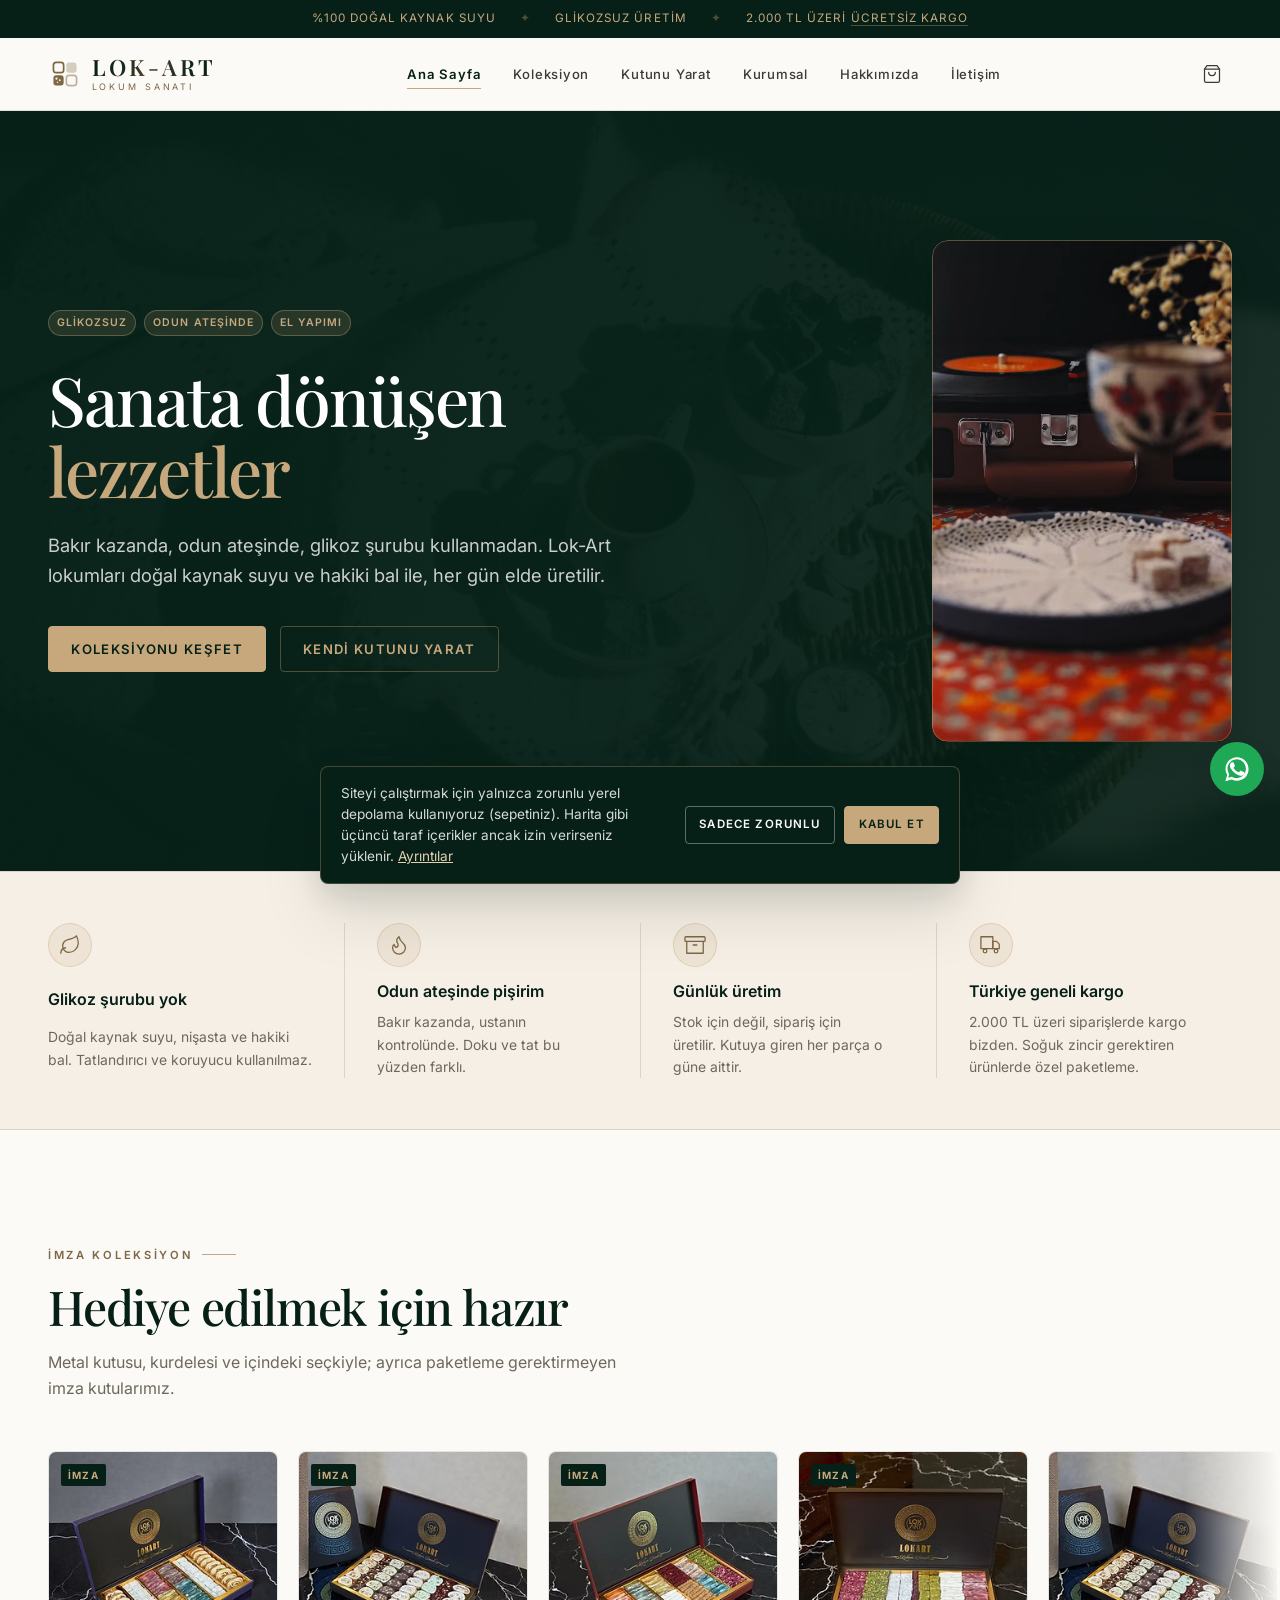
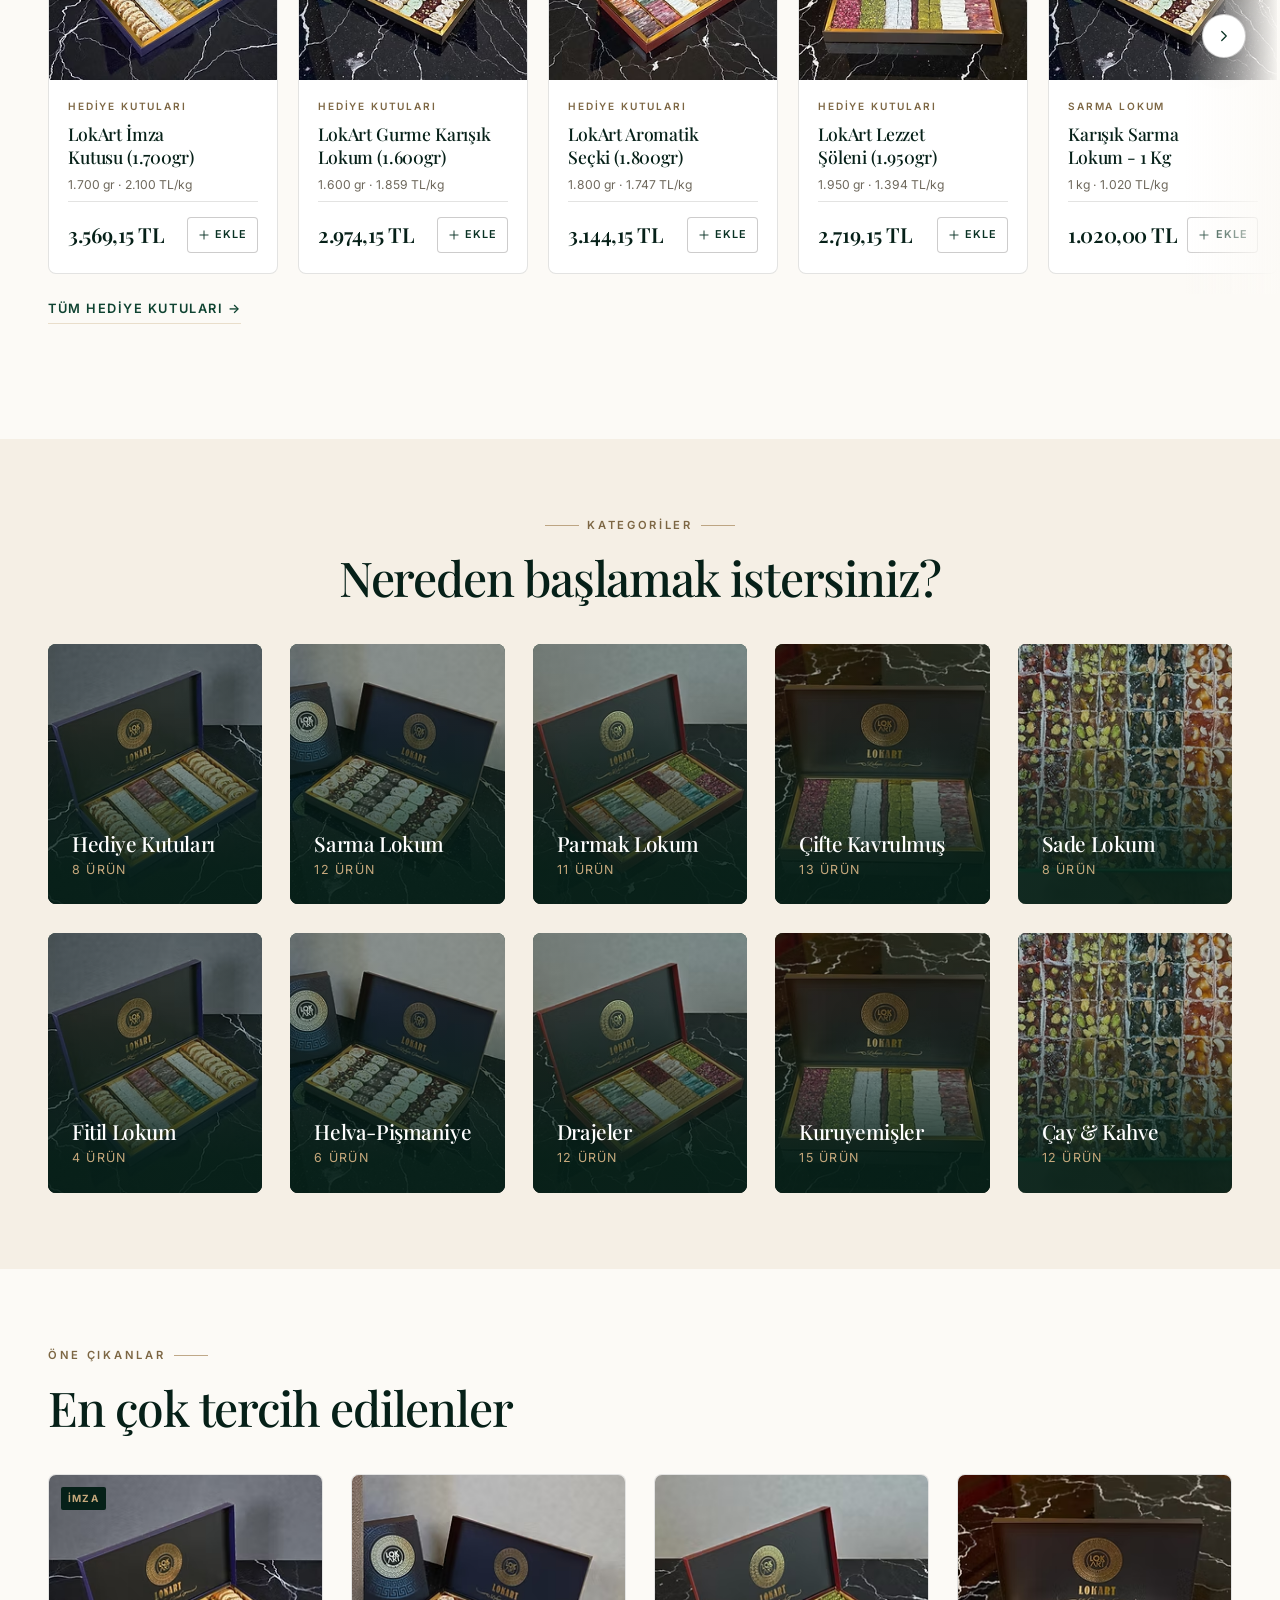
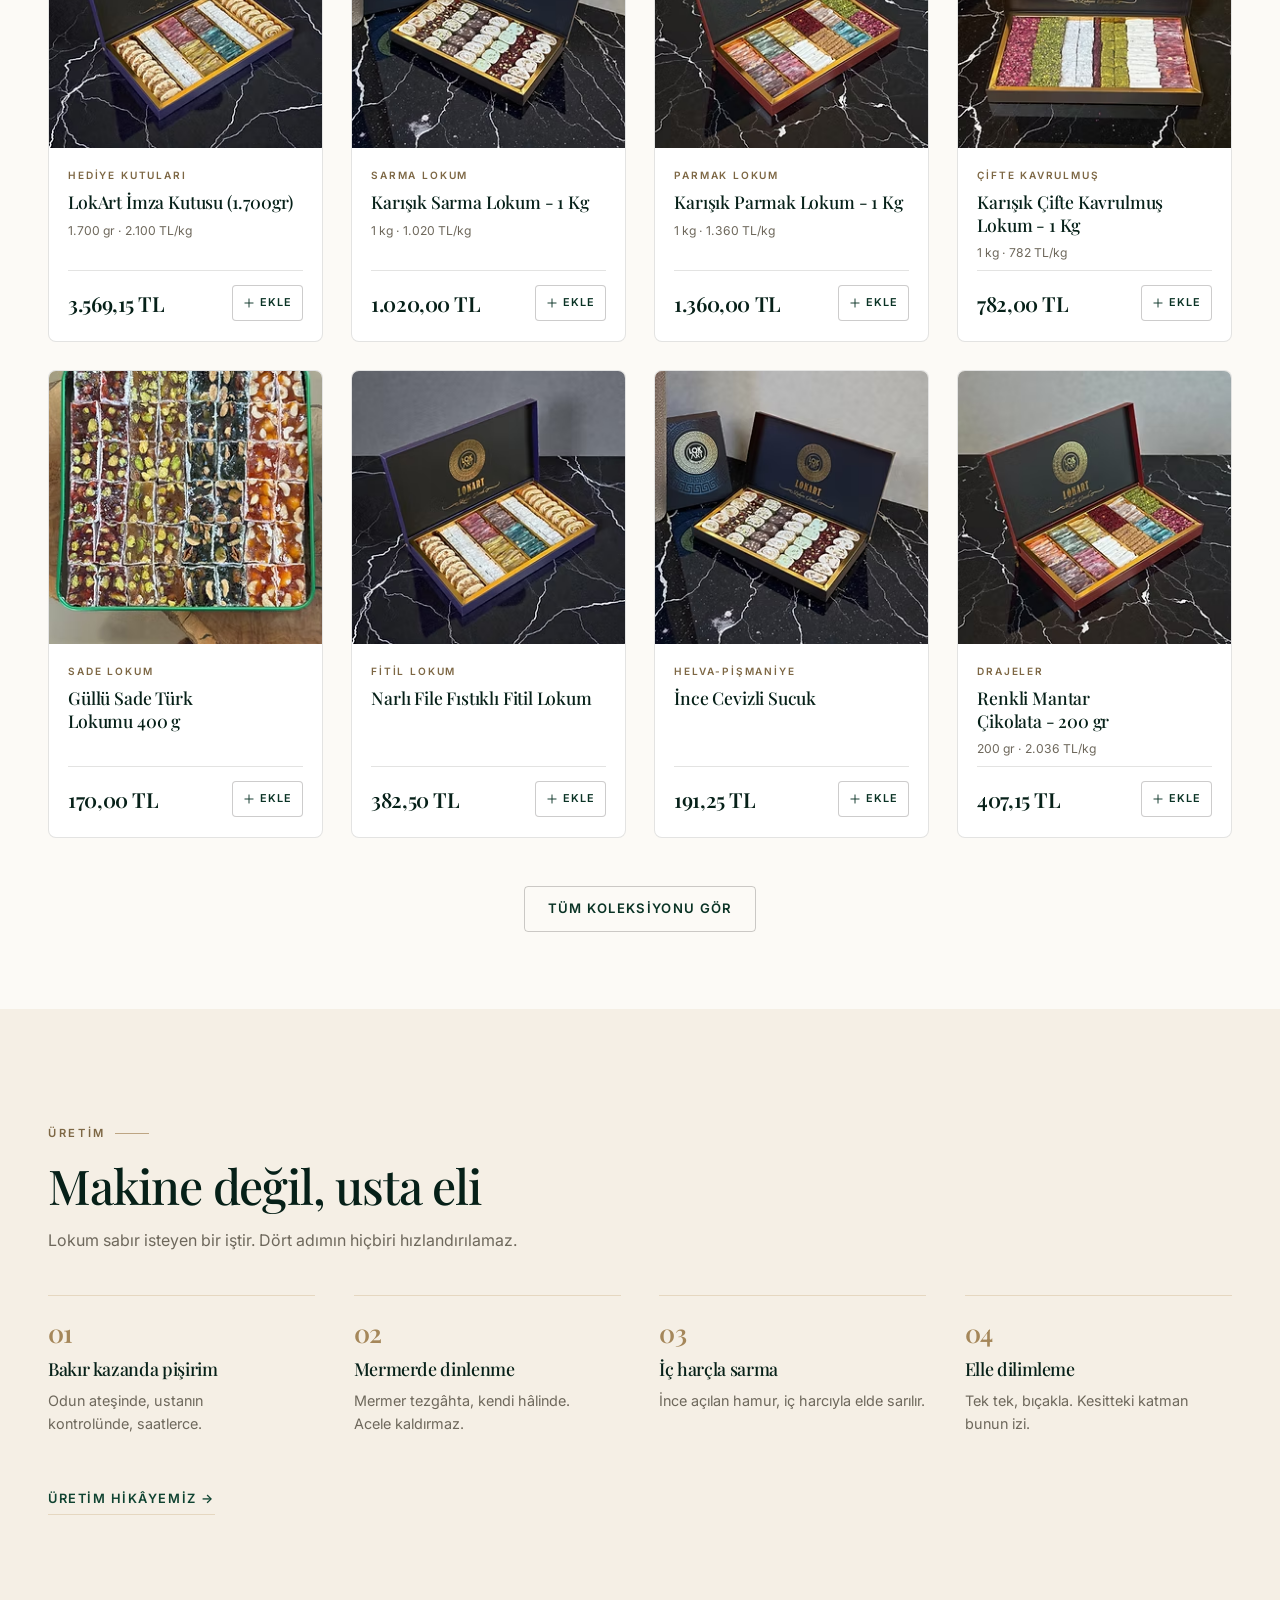
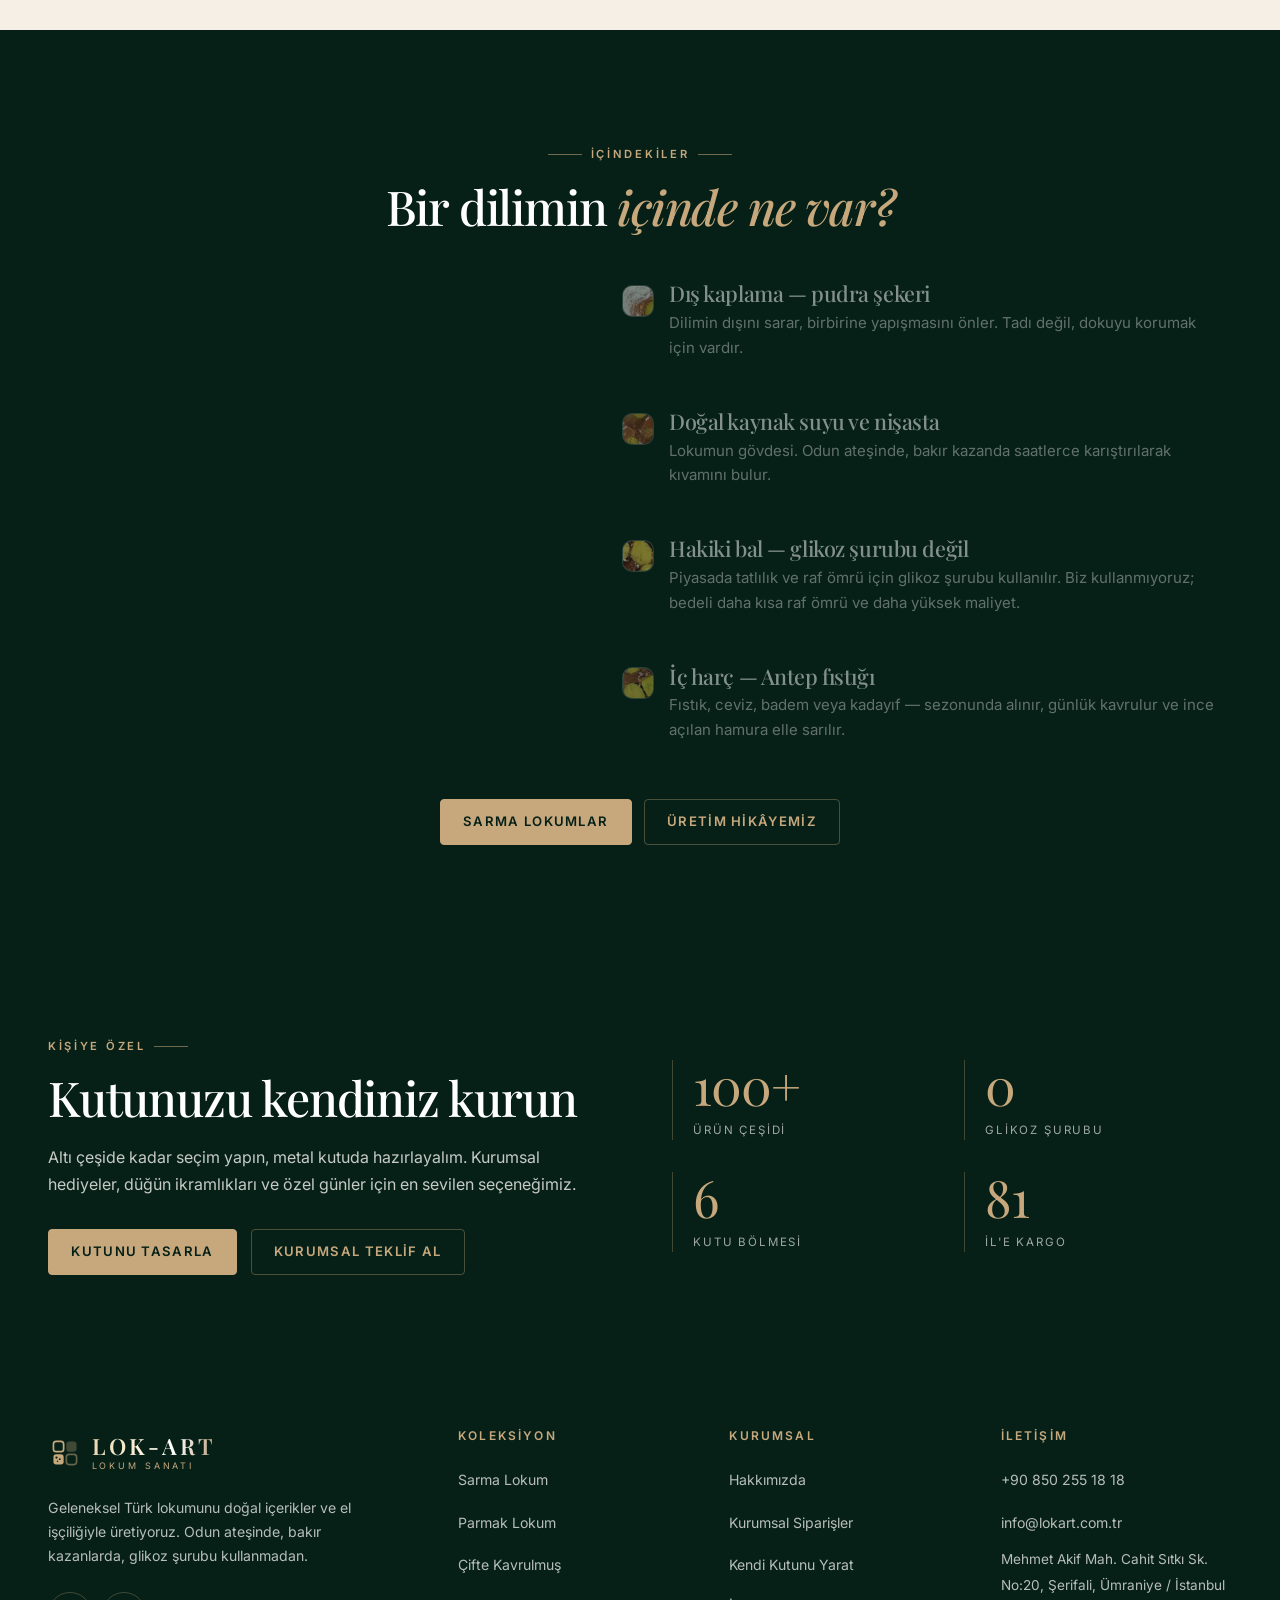
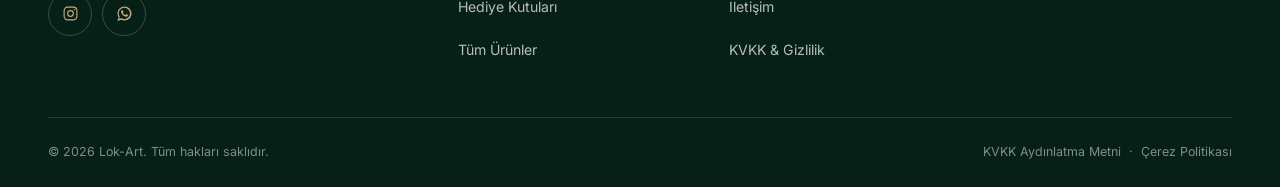
<file: index.html>
<!DOCTYPE html>
<html lang="tr">
<head>
<meta charset="UTF-8">
<meta name="viewport" content="width=device-width, initial-scale=1">
<title>Lok-Art | Glikozsuz El Yapımı Premium Türk Lokumu</title>
<meta name="description" content="Odun ateşinde, bakır kazanda, glikoz şurubu kullanmadan üretilen el yapımı Türk lokumu. Sarma, parmak, çifte kavrulmuş lokum ve hediye kutuları. Türkiye geneli kargo.">
<meta name="theme-color" content="#062018">
<script>document.documentElement.className+=" js";</script>
<meta name="author" content="Lok-Art">
<link rel="canonical" href="https://www.lokart.com.tr/">

<meta property="og:type" content="website">
<meta property="og:site_name" content="Lok-Art">
<meta property="og:locale" content="tr_TR">
<meta property="og:title" content="Lok-Art | Glikozsuz El Yapımı Premium Türk Lokumu">
<meta property="og:description" content="Odun ateşinde, bakır kazanda, glikoz şurubu kullanmadan üretilen el yapımı Türk lokumu. Sarma, parmak, çifte kavrulmuş lokum ve hediye kutuları. Türkiye geneli kargo.">
<meta property="og:url" content="https://www.lokart.com.tr/">
<meta property="og:image" content="https://www.lokart.com.tr/assets/hero.jpg">
<meta property="og:image:width" content="1360">
<meta property="og:image:height" content="768">
<meta name="twitter:card" content="summary_large_image">

<link rel="icon" href="assets/favicon.svg" type="image/svg+xml">
<link rel="icon" href="favicon.ico" sizes="32x32">
<link rel="apple-touch-icon" href="apple-touch-icon.png">

<link rel="preconnect" href="https://fonts.googleapis.com">
<link rel="preconnect" href="https://fonts.gstatic.com" crossorigin>
<link rel="stylesheet" href="https://fonts.googleapis.com/css2?family=Playfair+Display:wght@500;600&family=Inter:wght@400;500;600;700&display=swap">
<link rel="stylesheet" href="style.css">
<script type="application/ld+json">
{
  "@context":"https://schema.org",
  "@type":"Store",
  "name":"Lok-Art",
  "description":"El yapımı, glikozsuz premium Türk lokumu üreticisi.",
  "url":"https://www.lokart.com.tr",
  "image":"https://www.lokart.com.tr/assets/hero.jpg",
  "telephone":"+908502551818",
  "email":"info@lokart.com.tr",
  "priceRange":"₺₺",
  "address":{
    "@type":"PostalAddress",
    "streetAddress":"Mehmet Akif Mah. Cahit Sıtkı Sk. No:20, Şerifali",
    "addressLocality":"Ümraniye",
    "addressRegion":"İstanbul",
    "addressCountry":"TR"
  },
  "openingHoursSpecification":[{
    "@type":"OpeningHoursSpecification",
    "dayOfWeek":["Monday","Tuesday","Wednesday","Thursday","Friday","Saturday"],
    "opens":"09:00","closes":"18:30"
  }],
  "sameAs":["https://www.instagram.com/lokum_sanati/"]
}
</script>
</head>
<body data-page="home">
<a class="skip-link" href="#main">İçeriğe geç</a>
<div class="topbar">
  <div class="container">
    <span>%100 Doğal Kaynak Suyu</span><span class="topbar__sep">✦</span>
    <span>Glikozsuz Üretim</span><span class="topbar__sep">✦</span>
    <span>2.000 TL üzeri <a href="iletisim.html">ücretsiz kargo</a></span>
  </div>
</div>

<header class="site-header">
  <div class="container">
    <a class="brand" href="index.html" aria-label="Lok-Art ana sayfa">
      <svg class="brand__mark" viewBox="0 0 100 100" aria-hidden="true" focusable="false"><rect class="bm-l" x="16" y="16" width="30" height="30" rx="8"/><rect class="bm-t" x="54" y="16" width="30" height="30" rx="8"/><rect class="bm-s" x="16" y="54" width="30" height="30" rx="8"/><rect class="bm-l2" x="54" y="54" width="30" height="30" rx="8"/><circle class="bm-d" cx="25.0" cy="63.6" r="3.4"/><circle class="bm-d" cx="34.6" cy="68.1" r="2.8"/><circle class="bm-d" cx="28.0" cy="74.4" r="2.2"/></svg>
      <span class="brand__text">
        <span class="brand__name">LOK-ART</span>
        <span class="brand__tag">Lokum Sanatı</span>
      </span>
    </a>

    <nav class="nav" aria-label="Ana menü"><ul style="display:contents"><li><a href="index.html" aria-current="page">Ana Sayfa</a></li><li><a href="urunler.html">Koleksiyon</a></li><li><a href="kutunu-yarat.html">Kutunu Yarat</a></li><li><a href="kurumsal.html">Kurumsal</a></li><li><a href="hakkimizda.html">Hakkımızda</a></li><li><a href="iletisim.html">İletişim</a></li></ul></nav>

    <div class="header-actions">
      <button class="icon-btn cart-btn" type="button" data-open-cart aria-label="Sepeti aç">
        <svg viewBox="0 0 24 24" fill="none" stroke="currentColor" stroke-width="1.5" stroke-linecap="round" stroke-linejoin="round"><path d="M6 2 3 6v14a2 2 0 0 0 2 2h14a2 2 0 0 0 2-2V6l-3-4z"/><path d="M3 6h18"/><path d="M16 10a4 4 0 0 1-8 0"/></svg><span class="cart-btn__count" data-cart-count>0</span>
      </button>
      <button class="icon-btn burger" type="button" data-open-mnav aria-label="Menüyü aç"><svg viewBox="0 0 24 24" fill="none" stroke="currentColor" stroke-width="1.6" stroke-linecap="round"><path d="M3 6h18M3 12h18M3 18h18"/></svg></button>
    </div>
  </div>
</header>

<main id="main">

  <section class="hero">
    <div class="hero__bg">
      <!-- Masaüstü: fotoğraf (koyu perde altında doku olarak).
           Mobil: dikey videonun kendisi — oran 0.60 / 0.70, karenin %86'sı görünüyor
           ve küçültme olduğu için net kalıyor. -->
      <video class="hero__bgvideo" data-ambient muted loop playsinline preload="none"
             poster="assets/atmosfer-poster.jpg" width="608" height="1016" aria-hidden="true" tabindex="-1">
        <source src="assets/atmosfer.webm" type="video/webm">
        <source src="assets/atmosfer.mp4" type="video/mp4">
      </video>
    </div>
    <div class="container">
      <div class="hero__grid">
      <div class="hero__inner">
        <div class="hero__badges">
          <span class="badge">Glikozsuz</span>
          <span class="badge">Odun Ateşinde</span>
          <span class="badge">El Yapımı</span>
        </div>
        <h1>Sanata dönüşen<br><em>lezzetler</em></h1>
        <p>Bakır kazanda, odun ateşinde, glikoz şurubu kullanmadan.
           Lok-Art lokumları doğal kaynak suyu ve hakiki bal ile, her gün elde üretilir.</p>
        <div class="hero__cta">
          <a class="btn btn--gold" href="urunler.html">Koleksiyonu keşfet</a>
          <a class="btn btn--outline-light" href="kutunu-yarat.html">Kendi kutunu yarat</a>
        </div>
      </div>
      <div class="hero__video">
        <video data-ambient muted loop playsinline preload="none"
               poster="assets/atmosfer-poster.jpg" width="608" height="1016"
               aria-label="Türk kahvesinin yanında ikram edilen Lok-Art lokumu">
          <source src="assets/atmosfer.webm" type="video/webm">
          <source src="assets/atmosfer.mp4" type="video/mp4">
        </video>
      </div>
      </div>
    </div>
  </section>

  <section class="values" aria-labelledby="valuesTitle">
    <div class="container">
      <h2 class="sr-only" id="valuesTitle">Lok-Art'ı ayıran dört şey</h2>
      <div class="values__grid">
        <div class="value reveal">
          <span class="value__icon"><svg viewBox="0 0 24 24" fill="none" stroke="currentColor" stroke-width="1.4" stroke-linecap="round" stroke-linejoin="round"><path d="M11 20A7 7 0 0 1 9.8 6.1C15.5 5 17 4.48 19 2c1 2 2 4.18 2 8 0 5.5-4.78 10-10 10Z"/><path d="M2 21c0-3 1.85-5.36 5.08-6"/></svg></span>
          <h3>Glikoz şurubu yok</h3>
          <p>Doğal kaynak suyu, nişasta ve hakiki bal. Tatlandırıcı ve koruyucu kullanılmaz.</p>
        </div>
        <div class="value reveal" data-delay="1">
          <span class="value__icon"><svg viewBox="0 0 24 24" fill="none" stroke="currentColor" stroke-width="1.4" stroke-linecap="round" stroke-linejoin="round"><path d="M8.5 14.5A2.5 2.5 0 0 0 11 12c0-1.38-.5-2-1-3-1.07-2.14-.42-4.03 2-6 .5 2.5 2 4.9 4 6.5 2 1.6 3 3.5 3 5.5a7 7 0 1 1-14 0c0-1.15.5-2.5 1.5-3.5Z"/></svg></span>
          <h3>Odun ateşinde pişirim</h3>
          <p>Bakır kazanda, ustanın kontrolünde. Doku ve tat bu yüzden farklı.</p>
        </div>
        <div class="value reveal" data-delay="2">
          <span class="value__icon"><svg viewBox="0 0 24 24" fill="none" stroke="currentColor" stroke-width="1.4" stroke-linecap="round" stroke-linejoin="round"><path d="M21 8v13H3V8"/><rect x="1" y="3" width="22" height="5" rx="1"/><path d="M10 12h4"/></svg></span>
          <h3>Günlük üretim</h3>
          <p>Stok için değil, sipariş için üretilir. Kutuya giren her parça o güne aittir.</p>
        </div>
        <div class="value reveal" data-delay="3">
          <span class="value__icon"><svg viewBox="0 0 24 24" fill="none" stroke="currentColor" stroke-width="1.4" stroke-linecap="round" stroke-linejoin="round"><path d="M1 3h13v13H1z"/><path d="M14 8h4l3 3v5h-7z"/><circle cx="5.5" cy="18.5" r="2"/><circle cx="17.5" cy="18.5" r="2"/></svg></span>
          <h3>Türkiye geneli kargo</h3>
          <p>2.000 TL üzeri siparişlerde kargo bizden. Soğuk zincir gerektiren ürünlerde özel paketleme.</p>
        </div>
      </div>
    </div>
  </section>

  <section class="section section--lg">
    <div class="container">
      <div class="section__head">
        <span class="eyebrow">İmza koleksiyon</span>
        <h2>Hediye edilmek için hazır</h2>
        <p>Metal kutusu, kurdelesi ve içindeki seçkiyle; ayrıca paketleme gerektirmeyen imza kutularımız.</p>
      </div>
      <div class="shelf">
        <div class="shelf__track" id="signatureShelf">
          <div class="skeleton skeleton-card"></div><div class="skeleton skeleton-card"></div>
          <div class="skeleton skeleton-card"></div><div class="skeleton skeleton-card"></div>
        </div>
      </div>
      <a class="link-arrow" href="urunler.html?kategori=hediye-kutulari">Tüm hediye kutuları &rarr;</a>
    </div>
  </section>

  <section class="section section--cream">
    <div class="container">
      <div class="section__head section__head--center">
        <span class="eyebrow">Kategoriler</span>
        <h2>Nereden başlamak istersiniz?</h2>
      </div>
      <div class="grid grid--4" id="categoryGrid"></div>
    </div>
  </section>

  <section class="section">
    <div class="container">
      <div class="section__head">
        <span class="eyebrow">Öne çıkanlar</span>
        <h2>En çok tercih edilenler</h2>
      </div>
      <div class="grid grid--products" id="featuredGrid"></div>
      <div class="text-center mt-7"><a class="btn btn--outline" href="urunler.html">Tüm koleksiyonu gör</a></div>
    </div>
  </section>

  <section class="section section--cream section--lg">
    <div class="container">
      <div class="section__head">
        <span class="eyebrow">Üretim</span>
        <h2>Makine değil, usta eli</h2>
        <p>Lokum sabır isteyen bir iştir. Dört adımın hiçbiri hızlandırılamaz.</p>
      </div>
      <ol class="steps">
        <li class="step reveal">
          <span class="step__no">01</span>
          <h3>Bakır kazanda pişirim</h3>
          <p>Odun ateşinde, ustanın kontrolünde, saatlerce.</p>
        </li>
        <li class="step reveal" data-delay="1">
          <span class="step__no">02</span>
          <h3>Mermerde dinlenme</h3>
          <p>Mermer tezgâhta, kendi hâlinde. Acele kaldırmaz.</p>
        </li>
        <li class="step reveal" data-delay="2">
          <span class="step__no">03</span>
          <h3>İç harçla sarma</h3>
          <p>İnce açılan hamur, iç harcıyla elde sarılır.</p>
        </li>
        <li class="step reveal" data-delay="3">
          <span class="step__no">04</span>
          <h3>Elle dilimleme</h3>
          <p>Tek tek, bıçakla. Kesitteki katman bunun izi.</p>
        </li>
      </ol>
      <div class="mt-7"><a class="link-arrow" href="hakkimizda.html">Üretim hikâyemiz &rarr;</a></div>
    </div>
  </section>

  <section class="cut" aria-labelledby="cutTitle">
    <div class="container">
      <div class="section__head">
        <span class="eyebrow eyebrow--light">İçindekiler</span>
        <h2 id="cutTitle">Bir dilimin <em>içinde ne var?</em></h2>
      </div>

      <div class="cut__grid" id="cutGrid">
        <svg class="cut__wires" id="cutWires" aria-hidden="true" focusable="false"></svg>
        <div class="cut__stage">
          <div class="cut__media" id="cutMedia">
            <!-- GEÇİCİ GÖRSEL. Müşteriden gerçek kesit fotoğrafı (lokum ortadan
                 kesilmiş, katmanlar görünür, en az 1400x1400) gelince yalnızca bu
                 <picture> ve aşağıdaki dört data-x / data-y yüzdesi değişir;
                 mekanizmaya dokunulmaz. Renk kutuları da kesitten kırpılır
                 (tools/kesit.py ile aynı noktalardan). -->
            <picture>
              <source srcset="assets/kesit.webp" type="image/webp">
              <img class="cut__photo" src="assets/kesit.jpg" width="900" height="900"
                   alt="Antep fıstıklı lokum — dış kaplaması, gövdesi ve içindeki fıstık görünüyor"
                   loading="lazy" decoding="async">
            </picture>
            <span class="cut__pin" id="cutPin" aria-hidden="true"></span>
          </div>
        </div>

        <ol class="cut__list">
          <li class="cut__item" data-layer="0" data-x="37" data-y="19">
            <span class="cut__swatch" style="--sw:#E8DFDB; background-image:url('assets/kesit-s1.jpg')"></span>
            <h3>Dış kaplama — pudra şekeri</h3>
            <p>Dilimin dışını sarar, birbirine yapışmasını önler. Tadı değil,
               dokuyu korumak için vardır.</p>
          </li>
          <li class="cut__item" data-layer="1" data-x="44" data-y="34">
            <span class="cut__swatch" style="--sw:#8A4527; background-image:url('assets/kesit-s2.jpg')"></span>
            <h3>Doğal kaynak suyu ve nişasta</h3>
            <p>Lokumun gövdesi. Odun ateşinde, bakır kazanda saatlerce
               karıştırılarak kıvamını bulur.</p>
          </li>
          <li class="cut__item" data-layer="2" data-x="67" data-y="62">
            <span class="cut__swatch" style="--sw:#8A5543; background-image:url('assets/kesit-s3.jpg')"></span>
            <h3>Hakiki bal — glikoz şurubu değil</h3>
            <p>Piyasada tatlılık ve raf ömrü için glikoz şurubu kullanılır.
               Biz kullanmıyoruz; bedeli daha kısa raf ömrü ve daha yüksek maliyet.</p>
          </li>
          <li class="cut__item" data-layer="3" data-x="25" data-y="66">
            <span class="cut__swatch" style="--sw:#CAB43E; background-image:url('assets/kesit-s4.jpg')"></span>
            <h3>İç harç — Antep fıstığı</h3>
            <p>Fıstık, ceviz, badem veya kadayıf — sezonunda alınır, günlük kavrulur
               ve ince açılan hamura elle sarılır.</p>
          </li>
        </ol>
      </div>

      <div class="cut__cta">
        <a class="btn btn--gold" href="urunler.html?kategori=sarma-lokum">Sarma lokumlar</a>
        <a class="btn btn--outline-light" href="hakkimizda.html">Üretim hikâyemiz</a>
      </div>
    </div>
  </section>

  <section class="section section--dark">
    <div class="container">
      <div class="split">
        <div class="split__body">
          <span class="eyebrow eyebrow--light">Kişiye özel</span>
          <h2>Kutunuzu kendiniz kurun</h2>
          <p>Altı çeşide kadar seçim yapın, metal kutuda hazırlayalım. Kurumsal hediyeler,
             düğün ikramlıkları ve özel günler için en sevilen seçeneğimiz.</p>
          <div class="hero__cta mt-6">
            <a class="btn btn--gold" href="kutunu-yarat.html">Kutunu tasarla</a>
            <a class="btn btn--outline-light" href="kurumsal.html">Kurumsal teklif al</a>
          </div>
        </div>
        <div>
          <div class="stats">
            <div><div class="stat__num">100+</div><div class="stat__label">Ürün çeşidi</div></div>
            <div><div class="stat__num">0</div><div class="stat__label">Glikoz şurubu</div></div>
            <div><div class="stat__num">6</div><div class="stat__label">Kutu bölmesi</div></div>
            <div><div class="stat__num">81</div><div class="stat__label">İl'e kargo</div></div>
          </div>
        </div>
      </div>
    </div>
  </section>

</main>
<footer class="site-footer">
  <div class="container">
    <div class="footer-grid">
      <div>
        <span class="brand">
          <svg class="brand__mark" viewBox="0 0 100 100" aria-hidden="true" focusable="false"><rect class="bm-l" x="16" y="16" width="30" height="30" rx="8"/><rect class="bm-t" x="54" y="16" width="30" height="30" rx="8"/><rect class="bm-s" x="16" y="54" width="30" height="30" rx="8"/><rect class="bm-l2" x="54" y="54" width="30" height="30" rx="8"/><circle class="bm-d" cx="25.0" cy="63.6" r="3.4"/><circle class="bm-d" cx="34.6" cy="68.1" r="2.8"/><circle class="bm-d" cx="28.0" cy="74.4" r="2.2"/></svg>
          <span class="brand__text">
            <span class="brand__name">LOK-ART</span>
            <span class="brand__tag">Lokum Sanatı</span>
          </span>
        </span>
        <p>Geleneksel Türk lokumunu doğal içerikler ve el işçiliğiyle üretiyoruz.
           Odun ateşinde, bakır kazanlarda, glikoz şurubu kullanmadan.</p>
        <div class="socials">
          <a href="#" data-cfg="instagram" target="_blank" rel="noopener" aria-label="Instagram"><svg viewBox="0 0 24 24" fill="none" stroke="currentColor" stroke-width="1.6"><rect x="3" y="3" width="18" height="18" rx="5"/><circle cx="12" cy="12" r="4"/><circle cx="17.5" cy="6.5" r="1" fill="currentColor" stroke="none"/></svg></a>
          <a href="#" data-wa-link="Merhaba, Lok-Art hakkında bilgi almak istiyorum." target="_blank" rel="noopener" aria-label="WhatsApp"><svg viewBox="0 0 24 24" fill="currentColor"><path d="M12.04 2C6.6 2 2.18 6.42 2.18 11.87c0 1.92.53 3.72 1.46 5.26L2 22.5l5.5-1.6a9.83 9.83 0 0 0 4.54 1.12h.01c5.44 0 9.86-4.42 9.86-9.87C21.91 6.42 17.49 2 12.04 2Zm0 17.98a8.1 8.1 0 0 1-4.16-1.15l-.3-.18-3.1.9.83-3.02-.2-.31a8.1 8.1 0 0 1-1.24-4.35c0-4.49 3.66-8.14 8.17-8.14a8.14 8.14 0 0 1 .01 16.25Zm4.47-6.1c-.24-.13-1.45-.72-1.67-.8-.23-.08-.39-.12-.55.12-.16.24-.63.8-.77.96-.14.16-.28.18-.52.06-.24-.12-1.01-.37-1.93-1.19-.71-.63-1.19-1.42-1.33-1.66-.14-.24-.02-.37.1-.49.11-.11.24-.28.36-.42.12-.14.16-.24.24-.4.08-.16.04-.3-.02-.42-.06-.12-.55-1.33-.76-1.82-.2-.48-.4-.41-.55-.42h-.47c-.16 0-.42.06-.64.3-.22.24-.84.82-.84 2s.86 2.32.98 2.48c.12.16 1.7 2.6 4.12 3.64.58.25 1.03.4 1.38.51.58.18 1.1.16 1.52.1.46-.07 1.45-.59 1.65-1.16.2-.57.2-1.06.14-1.16-.06-.1-.22-.16-.46-.28Z"/></svg></a>
        </div>
      </div>

      <div>
        <h2 class="footer-head">Koleksiyon</h2>
        <ul>
          <li><a href="urunler.html?kategori=sarma-lokum">Sarma Lokum</a></li>
          <li><a href="urunler.html?kategori=parmak-lokum">Parmak Lokum</a></li>
          <li><a href="urunler.html?kategori=cifte-kavrulmus">Çifte Kavrulmuş</a></li>
          <li><a href="urunler.html?kategori=hediye-kutulari">Hediye Kutuları</a></li>
          <li><a href="urunler.html">Tüm Ürünler</a></li>
        </ul>
      </div>

      <div>
        <h2 class="footer-head">Kurumsal</h2>
        <ul>
          <li><a href="hakkimizda.html">Hakkımızda</a></li>
          <li><a href="kurumsal.html">Kurumsal Siparişler</a></li>
          <li><a href="kutunu-yarat.html">Kendi Kutunu Yarat</a></li>
          <li><a href="iletisim.html">İletişim</a></li>
          <li><a href="kvkk.html">KVKK &amp; Gizlilik</a></li>
        </ul>
      </div>

      <div>
        <h2 class="footer-head">İletişim</h2>
        <ul>
          <li><a href="#" data-cfg="phoneDisplay">+90 850 255 18 18</a></li>
          <li><a href="#" data-cfg="email">info@lokart.com.tr</a></li>
          <li><span data-cfg="address" class="small"></span></li>
        </ul>
      </div>
    </div>

    <div class="footer-bottom">
      <span>&copy; <span id="year">2026</span> Lok-Art. Tüm hakları saklıdır.</span>
      <span><a href="kvkk.html">KVKK Aydınlatma Metni</a> &nbsp;·&nbsp; <a href="kvkk.html#cerez">Çerez Politikası</a></span>
    </div>
  </div>
</footer>

<script src="data/index.js" defer></script>
<script src="app.js" defer></script>
</body>
</html>
</file>
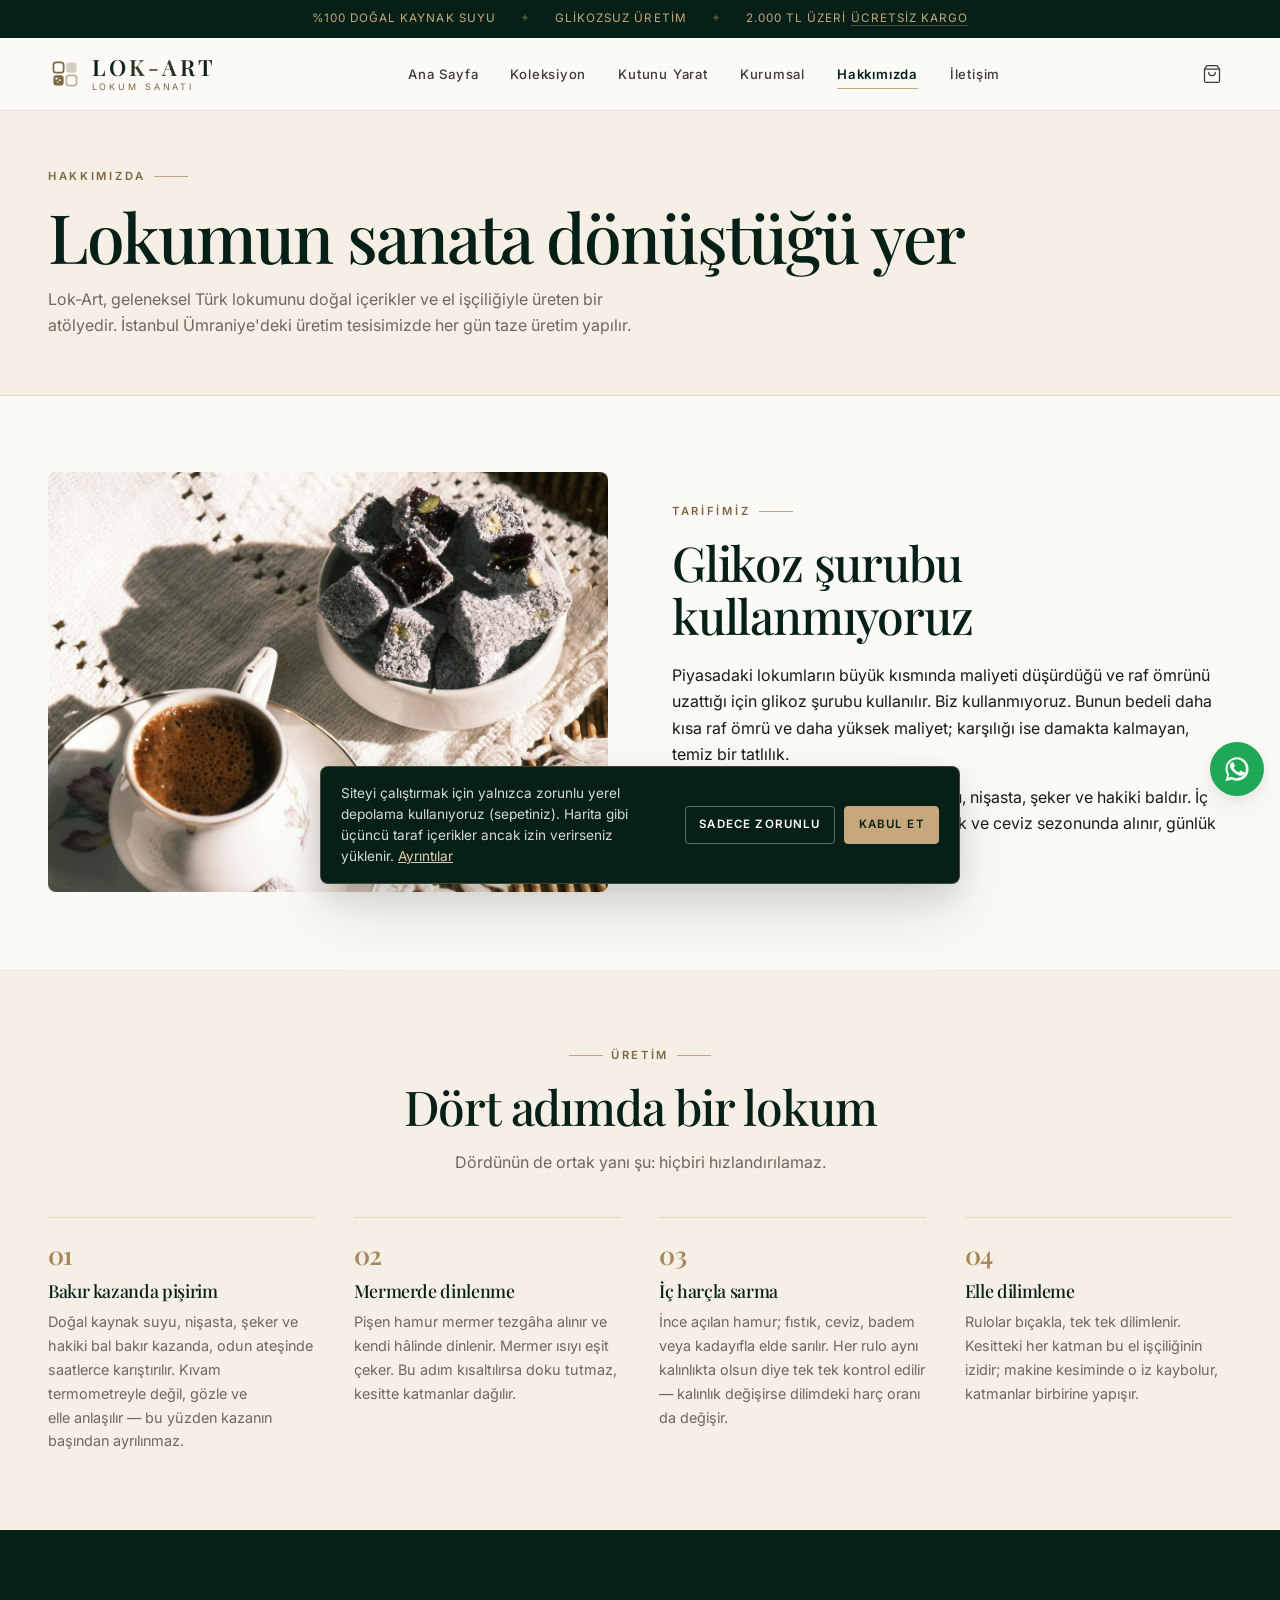
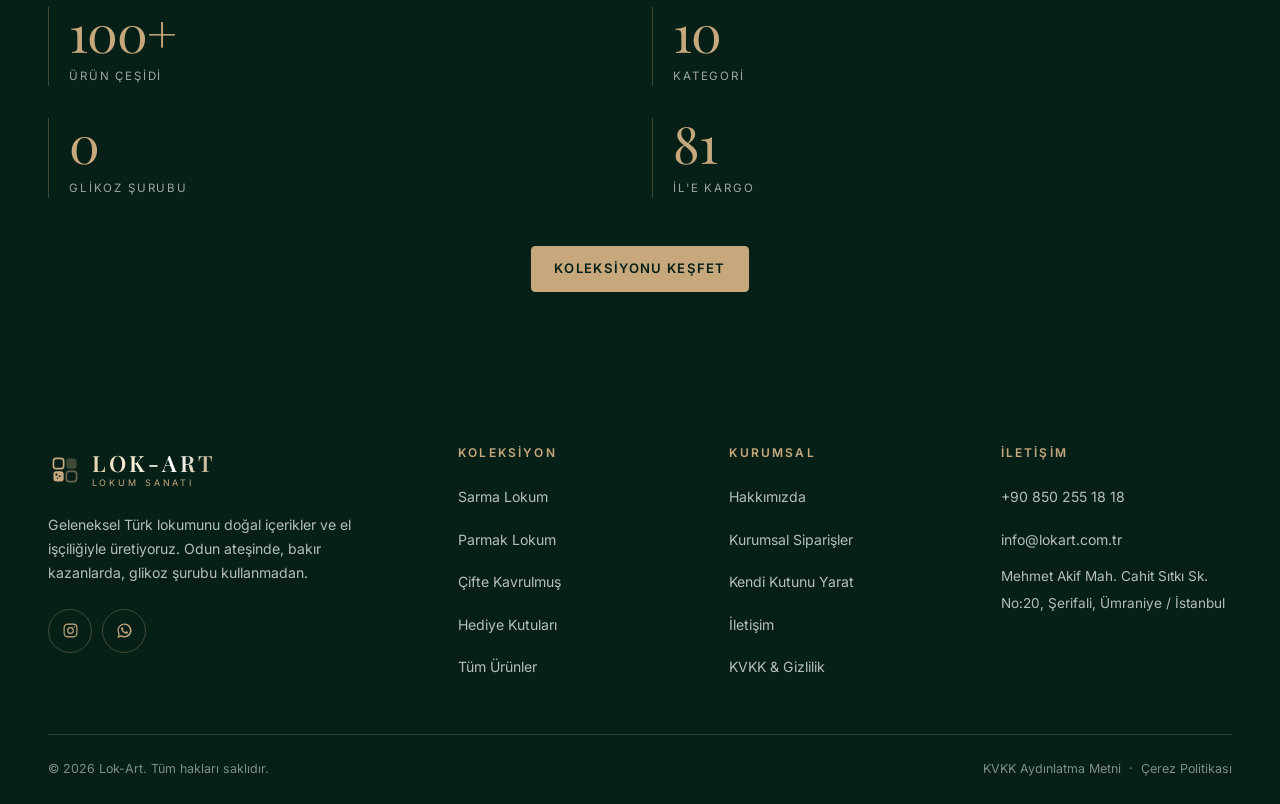
<file: hakkimizda.html>
<!DOCTYPE html>
<html lang="tr">
<head>
<meta charset="UTF-8">
<meta name="viewport" content="width=device-width, initial-scale=1">
<title>Hakkımızda — Üretim Hikâyemiz | Lok-Art</title>
<meta name="description" content="Lok-Art, geleneksel Türk lokumunu odun ateşinde, bakır kazanda ve glikoz şurubu kullanmadan üretir. Üretim sürecimizi tanıyın.">
<meta name="theme-color" content="#062018">
<script>document.documentElement.className+=" js";</script>
<meta name="author" content="Lok-Art">
<link rel="canonical" href="https://www.lokart.com.tr/hakkimizda.html">

<meta property="og:type" content="website">
<meta property="og:site_name" content="Lok-Art">
<meta property="og:locale" content="tr_TR">
<meta property="og:title" content="Hakkımızda — Üretim Hikâyemiz | Lok-Art">
<meta property="og:description" content="Lok-Art, geleneksel Türk lokumunu odun ateşinde, bakır kazanda ve glikoz şurubu kullanmadan üretir. Üretim sürecimizi tanıyın.">
<meta property="og:url" content="https://www.lokart.com.tr/hakkimizda.html">
<meta property="og:image" content="https://www.lokart.com.tr/assets/hero.jpg">
<meta property="og:image:width" content="1360">
<meta property="og:image:height" content="768">
<meta name="twitter:card" content="summary_large_image">

<link rel="icon" href="assets/favicon.svg" type="image/svg+xml">
<link rel="icon" href="favicon.ico" sizes="32x32">
<link rel="apple-touch-icon" href="apple-touch-icon.png">

<link rel="preconnect" href="https://fonts.googleapis.com">
<link rel="preconnect" href="https://fonts.gstatic.com" crossorigin>
<link rel="stylesheet" href="https://fonts.googleapis.com/css2?family=Playfair+Display:wght@500;600&family=Inter:wght@400;500;600;700&display=swap">
<link rel="stylesheet" href="style.css">
</head>
<body data-page="about">
<a class="skip-link" href="#main">İçeriğe geç</a>
<div class="topbar">
  <div class="container">
    <span>%100 Doğal Kaynak Suyu</span><span class="topbar__sep">✦</span>
    <span>Glikozsuz Üretim</span><span class="topbar__sep">✦</span>
    <span>2.000 TL üzeri <a href="iletisim.html">ücretsiz kargo</a></span>
  </div>
</div>

<header class="site-header">
  <div class="container">
    <a class="brand" href="index.html" aria-label="Lok-Art ana sayfa">
      <svg class="brand__mark" viewBox="0 0 100 100" aria-hidden="true" focusable="false"><rect class="bm-l" x="16" y="16" width="30" height="30" rx="8"/><rect class="bm-t" x="54" y="16" width="30" height="30" rx="8"/><rect class="bm-s" x="16" y="54" width="30" height="30" rx="8"/><rect class="bm-l2" x="54" y="54" width="30" height="30" rx="8"/><circle class="bm-d" cx="25.0" cy="63.6" r="3.4"/><circle class="bm-d" cx="34.6" cy="68.1" r="2.8"/><circle class="bm-d" cx="28.0" cy="74.4" r="2.2"/></svg>
      <span class="brand__text">
        <span class="brand__name">LOK-ART</span>
        <span class="brand__tag">Lokum Sanatı</span>
      </span>
    </a>

    <nav class="nav" aria-label="Ana menü"><ul style="display:contents"><li><a href="index.html">Ana Sayfa</a></li><li><a href="urunler.html">Koleksiyon</a></li><li><a href="kutunu-yarat.html">Kutunu Yarat</a></li><li><a href="kurumsal.html">Kurumsal</a></li><li><a href="hakkimizda.html" aria-current="page">Hakkımızda</a></li><li><a href="iletisim.html">İletişim</a></li></ul></nav>

    <div class="header-actions">
      <button class="icon-btn cart-btn" type="button" data-open-cart aria-label="Sepeti aç">
        <svg viewBox="0 0 24 24" fill="none" stroke="currentColor" stroke-width="1.5" stroke-linecap="round" stroke-linejoin="round"><path d="M6 2 3 6v14a2 2 0 0 0 2 2h14a2 2 0 0 0 2-2V6l-3-4z"/><path d="M3 6h18"/><path d="M16 10a4 4 0 0 1-8 0"/></svg><span class="cart-btn__count" data-cart-count>0</span>
      </button>
      <button class="icon-btn burger" type="button" data-open-mnav aria-label="Menüyü aç"><svg viewBox="0 0 24 24" fill="none" stroke="currentColor" stroke-width="1.6" stroke-linecap="round"><path d="M3 6h18M3 12h18M3 18h18"/></svg></button>
    </div>
  </div>
</header>

<main id="main">
  <div class="page-head">
    <div class="container">
      <span class="eyebrow">Hakkımızda</span>
      <h1>Lokumun sanata dönüştüğü yer</h1>
      <p>Lok-Art, geleneksel Türk lokumunu doğal içerikler ve el işçiliğiyle üreten bir atölyedir.
         İstanbul Ümraniye'deki üretim tesisimizde her gün taze üretim yapılır.</p>
    </div>
  </div>

  <section class="section">
    <div class="container">
      <div class="split">
        <div class="split__media reveal">
          <img src="assets/atolye.jpg" alt="Lok-Art lokum üretim atölyesi" width="1200" height="900" loading="lazy" decoding="async">
        </div>
        <div class="split__body reveal" data-delay="1">
          <span class="eyebrow">Tarifimiz</span>
          <h2>Glikoz şurubu kullanmıyoruz</h2>
          <p>Piyasadaki lokumların büyük kısmında maliyeti düşürdüğü ve raf ömrünü uzattığı için
             glikoz şurubu kullanılır. Biz kullanmıyoruz. Bunun bedeli daha kısa raf ömrü ve
             daha yüksek maliyet; karşılığı ise damakta kalmayan, temiz bir tatlılık.</p>
          <p>Tariflerimizin temeli doğal kaynak suyu, nişasta, şeker ve hakiki baldır.
             İç harçlarda kullanılan fıstık, badem, fındık ve ceviz sezonunda alınır,
             günlük olarak kavrulur.</p>
        </div>
      </div>
    </div>
  </section>

  <section class="section section--cream">
    <div class="container">
      <div class="section__head section__head--center">
        <span class="eyebrow">Üretim</span>
        <h2>Dört adımda bir lokum</h2>
        <p>Dördünün de ortak yanı şu: hiçbiri hızlandırılamaz.</p>
      </div>
      <ol class="steps">
        <li class="step reveal">
          <span class="step__no">01</span>
          <h3>Bakır kazanda pişirim</h3>
          <p>Doğal kaynak suyu, nişasta, şeker ve hakiki bal bakır kazanda, odun ateşinde
             saatlerce karıştırılır. Kıvam termometreyle değil, gözle ve elle anlaşılır —
             bu yüzden kazanın başından ayrılınmaz.</p>
        </li>
        <li class="step reveal" data-delay="1">
          <span class="step__no">02</span>
          <h3>Mermerde dinlenme</h3>
          <p>Pişen hamur mermer tezgâha alınır ve kendi hâlinde dinlenir. Mermer ısıyı
             eşit çeker. Bu adım kısaltılırsa doku tutmaz, kesitte katmanlar dağılır.</p>
        </li>
        <li class="step reveal" data-delay="2">
          <span class="step__no">03</span>
          <h3>İç harçla sarma</h3>
          <p>İnce açılan hamur; fıstık, ceviz, badem veya kadayıfla elde sarılır. Her rulo
             aynı kalınlıkta olsun diye tek tek kontrol edilir — kalınlık değişirse
             dilimdeki harç oranı da değişir.</p>
        </li>
        <li class="step reveal" data-delay="3">
          <span class="step__no">04</span>
          <h3>Elle dilimleme</h3>
          <p>Rulolar bıçakla, tek tek dilimlenir. Kesitteki her katman bu el işçiliğinin
             izidir; makine kesiminde o iz kaybolur, katmanlar birbirine yapışır.</p>
        </li>
      </ol>
    </div>
  </section>

  <section class="section section--dark">
    <div class="container">
      <div class="stats">
        <div><div class="stat__num">100+</div><div class="stat__label">Ürün çeşidi</div></div>
        <div><div class="stat__num">10</div><div class="stat__label">Kategori</div></div>
        <div><div class="stat__num">0</div><div class="stat__label">Glikoz şurubu</div></div>
        <div><div class="stat__num">81</div><div class="stat__label">İl'e kargo</div></div>
      </div>
      <div class="text-center mt-7">
        <a class="btn btn--gold" href="urunler.html">Koleksiyonu keşfet</a>
      </div>
    </div>
  </section>
</main>
<footer class="site-footer">
  <div class="container">
    <div class="footer-grid">
      <div>
        <span class="brand">
          <svg class="brand__mark" viewBox="0 0 100 100" aria-hidden="true" focusable="false"><rect class="bm-l" x="16" y="16" width="30" height="30" rx="8"/><rect class="bm-t" x="54" y="16" width="30" height="30" rx="8"/><rect class="bm-s" x="16" y="54" width="30" height="30" rx="8"/><rect class="bm-l2" x="54" y="54" width="30" height="30" rx="8"/><circle class="bm-d" cx="25.0" cy="63.6" r="3.4"/><circle class="bm-d" cx="34.6" cy="68.1" r="2.8"/><circle class="bm-d" cx="28.0" cy="74.4" r="2.2"/></svg>
          <span class="brand__text">
            <span class="brand__name">LOK-ART</span>
            <span class="brand__tag">Lokum Sanatı</span>
          </span>
        </span>
        <p>Geleneksel Türk lokumunu doğal içerikler ve el işçiliğiyle üretiyoruz.
           Odun ateşinde, bakır kazanlarda, glikoz şurubu kullanmadan.</p>
        <div class="socials">
          <a href="#" data-cfg="instagram" target="_blank" rel="noopener" aria-label="Instagram"><svg viewBox="0 0 24 24" fill="none" stroke="currentColor" stroke-width="1.6"><rect x="3" y="3" width="18" height="18" rx="5"/><circle cx="12" cy="12" r="4"/><circle cx="17.5" cy="6.5" r="1" fill="currentColor" stroke="none"/></svg></a>
          <a href="#" data-wa-link="Merhaba, Lok-Art hakkında bilgi almak istiyorum." target="_blank" rel="noopener" aria-label="WhatsApp"><svg viewBox="0 0 24 24" fill="currentColor"><path d="M12.04 2C6.6 2 2.18 6.42 2.18 11.87c0 1.92.53 3.72 1.46 5.26L2 22.5l5.5-1.6a9.83 9.83 0 0 0 4.54 1.12h.01c5.44 0 9.86-4.42 9.86-9.87C21.91 6.42 17.49 2 12.04 2Zm0 17.98a8.1 8.1 0 0 1-4.16-1.15l-.3-.18-3.1.9.83-3.02-.2-.31a8.1 8.1 0 0 1-1.24-4.35c0-4.49 3.66-8.14 8.17-8.14a8.14 8.14 0 0 1 .01 16.25Zm4.47-6.1c-.24-.13-1.45-.72-1.67-.8-.23-.08-.39-.12-.55.12-.16.24-.63.8-.77.96-.14.16-.28.18-.52.06-.24-.12-1.01-.37-1.93-1.19-.71-.63-1.19-1.42-1.33-1.66-.14-.24-.02-.37.1-.49.11-.11.24-.28.36-.42.12-.14.16-.24.24-.4.08-.16.04-.3-.02-.42-.06-.12-.55-1.33-.76-1.82-.2-.48-.4-.41-.55-.42h-.47c-.16 0-.42.06-.64.3-.22.24-.84.82-.84 2s.86 2.32.98 2.48c.12.16 1.7 2.6 4.12 3.64.58.25 1.03.4 1.38.51.58.18 1.1.16 1.52.1.46-.07 1.45-.59 1.65-1.16.2-.57.2-1.06.14-1.16-.06-.1-.22-.16-.46-.28Z"/></svg></a>
        </div>
      </div>

      <div>
        <h2 class="footer-head">Koleksiyon</h2>
        <ul>
          <li><a href="urunler.html?kategori=sarma-lokum">Sarma Lokum</a></li>
          <li><a href="urunler.html?kategori=parmak-lokum">Parmak Lokum</a></li>
          <li><a href="urunler.html?kategori=cifte-kavrulmus">Çifte Kavrulmuş</a></li>
          <li><a href="urunler.html?kategori=hediye-kutulari">Hediye Kutuları</a></li>
          <li><a href="urunler.html">Tüm Ürünler</a></li>
        </ul>
      </div>

      <div>
        <h2 class="footer-head">Kurumsal</h2>
        <ul>
          <li><a href="hakkimizda.html">Hakkımızda</a></li>
          <li><a href="kurumsal.html">Kurumsal Siparişler</a></li>
          <li><a href="kutunu-yarat.html">Kendi Kutunu Yarat</a></li>
          <li><a href="iletisim.html">İletişim</a></li>
          <li><a href="kvkk.html">KVKK &amp; Gizlilik</a></li>
        </ul>
      </div>

      <div>
        <h2 class="footer-head">İletişim</h2>
        <ul>
          <li><a href="#" data-cfg="phoneDisplay">+90 850 255 18 18</a></li>
          <li><a href="#" data-cfg="email">info@lokart.com.tr</a></li>
          <li><span data-cfg="address" class="small"></span></li>
        </ul>
      </div>
    </div>

    <div class="footer-bottom">
      <span>&copy; <span id="year">2026</span> Lok-Art. Tüm hakları saklıdır.</span>
      <span><a href="kvkk.html">KVKK Aydınlatma Metni</a> &nbsp;·&nbsp; <a href="kvkk.html#cerez">Çerez Politikası</a></span>
    </div>
  </div>
</footer>

<script src="data/index.js" defer></script>
<script src="app.js" defer></script>
</body>
</html>
</file>
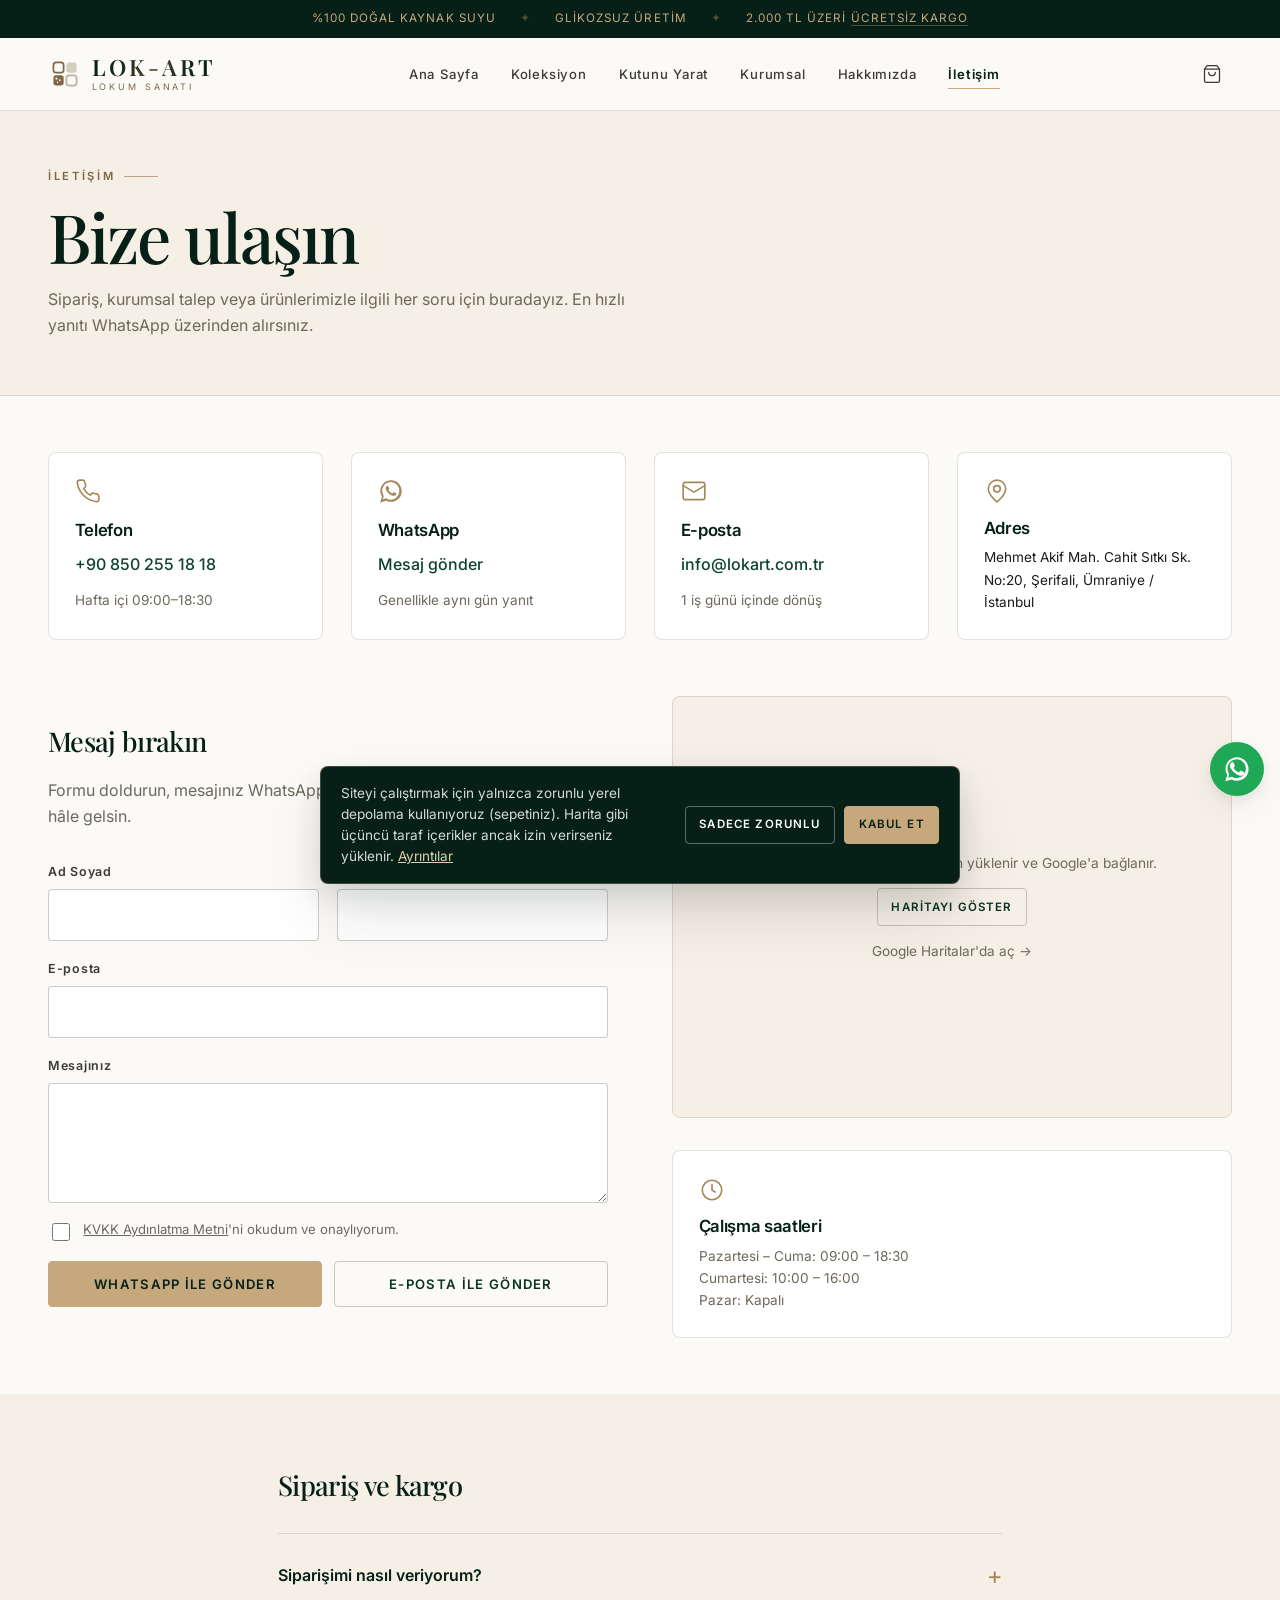
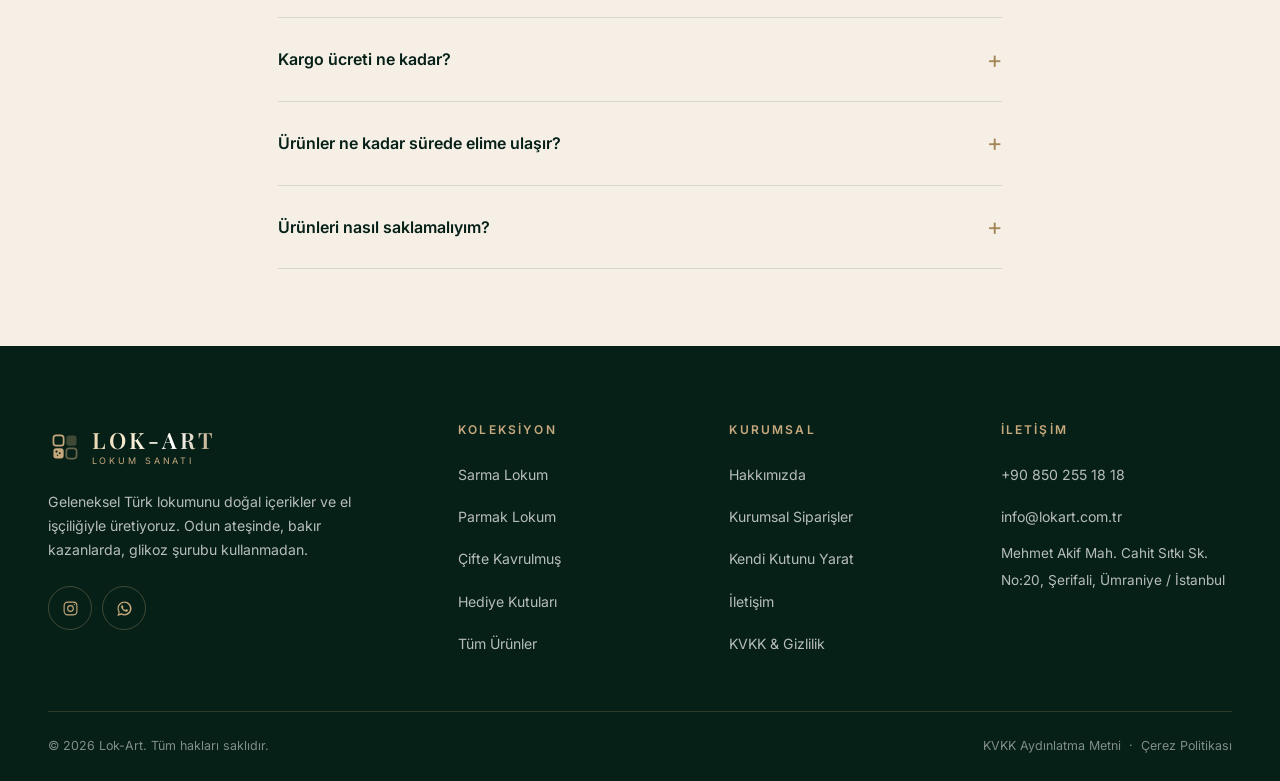
<file: iletisim.html>
<!DOCTYPE html>
<html lang="tr">
<head>
<meta charset="UTF-8">
<meta name="viewport" content="width=device-width, initial-scale=1">
<title>İletişim, Sipariş ve Kargo | Lok-Art</title>
<meta name="description" content="Lok-Art iletişim bilgileri, adres, çalışma saatleri, sipariş ve kargo hakkında sık sorulan sorular.">
<meta name="theme-color" content="#062018">
<script>document.documentElement.className+=" js";</script>
<meta name="author" content="Lok-Art">
<link rel="canonical" href="https://www.lokart.com.tr/iletisim.html">

<meta property="og:type" content="website">
<meta property="og:site_name" content="Lok-Art">
<meta property="og:locale" content="tr_TR">
<meta property="og:title" content="İletişim, Sipariş ve Kargo | Lok-Art">
<meta property="og:description" content="Lok-Art iletişim bilgileri, adres, çalışma saatleri, sipariş ve kargo hakkında sık sorulan sorular.">
<meta property="og:url" content="https://www.lokart.com.tr/iletisim.html">
<meta property="og:image" content="https://www.lokart.com.tr/assets/hero.jpg">
<meta property="og:image:width" content="1360">
<meta property="og:image:height" content="768">
<meta name="twitter:card" content="summary_large_image">

<link rel="icon" href="assets/favicon.svg" type="image/svg+xml">
<link rel="icon" href="favicon.ico" sizes="32x32">
<link rel="apple-touch-icon" href="apple-touch-icon.png">

<link rel="preconnect" href="https://fonts.googleapis.com">
<link rel="preconnect" href="https://fonts.gstatic.com" crossorigin>
<link rel="stylesheet" href="https://fonts.googleapis.com/css2?family=Playfair+Display:wght@500;600&family=Inter:wght@400;500;600;700&display=swap">
<link rel="stylesheet" href="style.css">
</head>
<body data-page="contact">
<a class="skip-link" href="#main">İçeriğe geç</a>
<div class="topbar">
  <div class="container">
    <span>%100 Doğal Kaynak Suyu</span><span class="topbar__sep">✦</span>
    <span>Glikozsuz Üretim</span><span class="topbar__sep">✦</span>
    <span>2.000 TL üzeri <a href="iletisim.html">ücretsiz kargo</a></span>
  </div>
</div>

<header class="site-header">
  <div class="container">
    <a class="brand" href="index.html" aria-label="Lok-Art ana sayfa">
      <svg class="brand__mark" viewBox="0 0 100 100" aria-hidden="true" focusable="false"><rect class="bm-l" x="16" y="16" width="30" height="30" rx="8"/><rect class="bm-t" x="54" y="16" width="30" height="30" rx="8"/><rect class="bm-s" x="16" y="54" width="30" height="30" rx="8"/><rect class="bm-l2" x="54" y="54" width="30" height="30" rx="8"/><circle class="bm-d" cx="25.0" cy="63.6" r="3.4"/><circle class="bm-d" cx="34.6" cy="68.1" r="2.8"/><circle class="bm-d" cx="28.0" cy="74.4" r="2.2"/></svg>
      <span class="brand__text">
        <span class="brand__name">LOK-ART</span>
        <span class="brand__tag">Lokum Sanatı</span>
      </span>
    </a>

    <nav class="nav" aria-label="Ana menü"><ul style="display:contents"><li><a href="index.html">Ana Sayfa</a></li><li><a href="urunler.html">Koleksiyon</a></li><li><a href="kutunu-yarat.html">Kutunu Yarat</a></li><li><a href="kurumsal.html">Kurumsal</a></li><li><a href="hakkimizda.html">Hakkımızda</a></li><li><a href="iletisim.html" aria-current="page">İletişim</a></li></ul></nav>

    <div class="header-actions">
      <button class="icon-btn cart-btn" type="button" data-open-cart aria-label="Sepeti aç">
        <svg viewBox="0 0 24 24" fill="none" stroke="currentColor" stroke-width="1.5" stroke-linecap="round" stroke-linejoin="round"><path d="M6 2 3 6v14a2 2 0 0 0 2 2h14a2 2 0 0 0 2-2V6l-3-4z"/><path d="M3 6h18"/><path d="M16 10a4 4 0 0 1-8 0"/></svg><span class="cart-btn__count" data-cart-count>0</span>
      </button>
      <button class="icon-btn burger" type="button" data-open-mnav aria-label="Menüyü aç"><svg viewBox="0 0 24 24" fill="none" stroke="currentColor" stroke-width="1.6" stroke-linecap="round"><path d="M3 6h18M3 12h18M3 18h18"/></svg></button>
    </div>
  </div>
</header>

<main id="main">
  <div class="page-head">
    <div class="container">
      <span class="eyebrow">İletişim</span>
      <h1>Bize ulaşın</h1>
      <p>Sipariş, kurumsal talep veya ürünlerimizle ilgili her soru için buradayız.
         En hızlı yanıtı WhatsApp üzerinden alırsınız.</p>
    </div>
  </div>

  <section class="section section--tight">
    <div class="container">
      <div class="grid grid--4">
        <h2 class="sr-only">Bize nasıl ulaşabilirsiniz</h2>
        <div class="contact-card"><svg viewBox="0 0 24 24" fill="none" stroke="currentColor" stroke-width="1.5" stroke-linecap="round" stroke-linejoin="round"><path d="M22 16.9v3a2 2 0 0 1-2.2 2 19.8 19.8 0 0 1-8.6-3.1 19.5 19.5 0 0 1-6-6A19.8 19.8 0 0 1 2.1 4.2 2 2 0 0 1 4.1 2h3a2 2 0 0 1 2 1.7c.1 1 .3 1.9.6 2.8a2 2 0 0 1-.5 2.1L8 9.8a16 16 0 0 0 6 6l1.2-1.2a2 2 0 0 1 2.1-.5c.9.3 1.8.5 2.8.6a2 2 0 0 1 1.7 2Z"/></svg><h3>Telefon</h3>
          <a href="#" data-cfg="phoneDisplay">+90 850 255 18 18</a>
          <p class="small muted">Hafta içi 09:00–18:30</p></div>
        <div class="contact-card"><svg viewBox="0 0 24 24" fill="currentColor"><path d="M12.04 2C6.6 2 2.18 6.42 2.18 11.87c0 1.92.53 3.72 1.46 5.26L2 22.5l5.5-1.6a9.83 9.83 0 0 0 4.54 1.12h.01c5.44 0 9.86-4.42 9.86-9.87C21.91 6.42 17.49 2 12.04 2Zm0 17.98a8.1 8.1 0 0 1-4.16-1.15l-.3-.18-3.1.9.83-3.02-.2-.31a8.1 8.1 0 0 1-1.24-4.35c0-4.49 3.66-8.14 8.17-8.14a8.14 8.14 0 0 1 .01 16.25Zm4.47-6.1c-.24-.13-1.45-.72-1.67-.8-.23-.08-.39-.12-.55.12-.16.24-.63.8-.77.96-.14.16-.28.18-.52.06-.24-.12-1.01-.37-1.93-1.19-.71-.63-1.19-1.42-1.33-1.66-.14-.24-.02-.37.1-.49.11-.11.24-.28.36-.42.12-.14.16-.24.24-.4.08-.16.04-.3-.02-.42-.06-.12-.55-1.33-.76-1.82-.2-.48-.4-.41-.55-.42h-.47c-.16 0-.42.06-.64.3-.22.24-.84.82-.84 2s.86 2.32.98 2.48c.12.16 1.7 2.6 4.12 3.64.58.25 1.03.4 1.38.51.58.18 1.1.16 1.52.1.46-.07 1.45-.59 1.65-1.16.2-.57.2-1.06.14-1.16-.06-.1-.22-.16-.46-.28Z"/></svg><h3>WhatsApp</h3>
          <a href="#" data-wa-link="Merhaba, sipariş hakkında bilgi almak istiyorum." target="_blank" rel="noopener">Mesaj gönder</a>
          <p class="small muted">Genellikle aynı gün yanıt</p></div>
        <div class="contact-card"><svg viewBox="0 0 24 24" fill="none" stroke="currentColor" stroke-width="1.5" stroke-linecap="round" stroke-linejoin="round"><rect x="2" y="4" width="20" height="16" rx="2"/><path d="m2 7 10 6 10-6"/></svg><h3>E-posta</h3>
          <a href="#" data-cfg="email">info@lokart.com.tr</a>
          <p class="small muted">1 iş günü içinde dönüş</p></div>
        <div class="contact-card"><svg viewBox="0 0 24 24" fill="none" stroke="currentColor" stroke-width="1.5" stroke-linecap="round" stroke-linejoin="round"><path d="M20 10c0 6-8 12-8 12s-8-6-8-12a8 8 0 0 1 16 0Z"/><circle cx="12" cy="10" r="3"/></svg><h3>Adres</h3>
          <span class="small" data-cfg="address"></span></div>
      </div>
    </div>
  </section>

  <section class="section section--tight" style="padding-top:0">
    <div class="container">
      <div class="split">
        <div class="split__body">
          <h2 class="h3 mb-4">Mesaj bırakın</h2>
          <p class="muted mb-6">Formu doldurun, mesajınız WhatsApp veya e-posta uygulamanızda hazır hâle gelsin.</p>

          <form class="form" data-order-form="İletişim Mesajı" novalidate>
            <div class="form__row">
              <div class="field">
                <label for="cad">Ad Soyad</label>
                <input class="input" type="text" id="cad" name="ad" data-label="Ad Soyad" required autocomplete="name">
              </div>
              <div class="field">
                <label for="ctel">Telefon</label>
                <input class="input" type="tel" id="ctel" name="telefon" data-label="Telefon" required autocomplete="tel">
              </div>
            </div>
            <div class="field">
              <label for="cmail">E-posta</label>
              <input class="input" type="email" id="cmail" name="eposta" data-label="E-posta" autocomplete="email">
            </div>
            <div class="field">
              <label for="cmsg">Mesajınız</label>
              <textarea class="textarea" id="cmsg" name="mesaj" data-label="Mesaj" required></textarea>
            </div>
            <label class="checkbox">
              <input type="checkbox" name="kvkk" required>
              <span><a href="kvkk.html" target="_blank" style="text-decoration:underline">KVKK Aydınlatma Metni</a>'ni okudum ve onaylıyorum.</span>
            </label>
            <div class="row" style="gap:.75rem">
              <button class="btn btn--gold" type="submit" style="flex:1">WhatsApp ile gönder</button>
              <button class="btn btn--outline" type="submit" data-send="mail" style="flex:1">E-posta ile gönder</button>
            </div>
          </form>
        </div>

        <div>
          <div class="map">
            <!-- Harita Google'a bağlanır; kullanıcı onaylayana kadar yüklenmez. -->
            <div class="map-ph" data-map="https://www.google.com/maps?q=Mehmet%20Akif%20Mah.%20Cahit%20S%C4%B1tk%C4%B1%20Sk.%20No%3A20%20%C5%9Eerifali%20%C3%9Cmraniye%20%C4%B0stanbul&amp;output=embed">
              <p>Harita Google Haritalar üzerinden yüklenir ve Google'a bağlanır.</p>
              <button class="btn btn--outline btn--sm" type="button" data-map-load>Haritayı göster</button>
              <p class="small"><a href="https://www.google.com/maps?q=Mehmet+Akif+Mah.+Cahit+S%C4%B1tk%C4%B1+Sk.+No:20+%C5%9Eerifali+%C3%9Cmraniye+%C4%B0stanbul" target="_blank" rel="noopener">Google Haritalar'da aç &rarr;</a></p>
            </div>
          </div>
          <div class="contact-card mt-6"><svg viewBox="0 0 24 24" fill="none" stroke="currentColor" stroke-width="1.5" stroke-linecap="round" stroke-linejoin="round"><circle cx="12" cy="12" r="9"/><path d="M12 7v5l3 2"/></svg><h3>Çalışma saatleri</h3>
            <p class="small muted">Pazartesi – Cuma: 09:00 – 18:30<br>Cumartesi: 10:00 – 16:00<br>Pazar: Kapalı</p></div>
        </div>
      </div>
    </div>
  </section>

  <section class="section section--cream">
    <div class="container container--narrow">
      <h2 class="h3 mb-6">Sipariş ve kargo</h2>
      <div class="acc">
        <div class="acc__item">
          <button class="acc__btn" type="button" aria-expanded="false">Siparişimi nasıl veriyorum?</button>
          <div class="acc__panel"><div><p>Beğendiğiniz ürünleri sepete ekleyin ve “WhatsApp ile siparişi tamamla” butonuna basın. Sepetiniz hazır bir mesaja dönüşür; ekibimiz stok, kargo ve ödeme adımlarını sizinle netleştirir.</p></div></div>
        </div>
        <div class="acc__item">
          <button class="acc__btn" type="button" aria-expanded="false">Kargo ücreti ne kadar?</button>
          <div class="acc__panel"><div><p>2.000 TL ve üzeri siparişlerde kargo ücretsizdir. Altındaki siparişlerde kargo bedeli sipariş onayı sırasında bildirilir.</p></div></div>
        </div>
        <div class="acc__item">
          <button class="acc__btn" type="button" aria-expanded="false">Ürünler ne kadar sürede elime ulaşır?</button>
          <div class="acc__panel"><div><p>Ürünler siparişe göre hazırlandığı için kargoya veriliş süresi 1–3 iş günüdür. Teslimat, bulunduğunuz ile göre kargo firmasının süresine bağlıdır.</p></div></div>
        </div>
        <div class="acc__item">
          <button class="acc__btn" type="button" aria-expanded="false">Ürünleri nasıl saklamalıyım?</button>
          <div class="acc__panel"><div><p>Serin ve kuru bir ortamda, doğrudan güneş ışığından uzakta saklayın. Buzdolabı gerekmez; lokum soğukta sertleşir. Açılan kutuyu ağzı kapalı tutmanız tazeliği korur.</p></div></div>
        </div>
      </div>
    </div>
  </section>
</main>
<footer class="site-footer">
  <div class="container">
    <div class="footer-grid">
      <div>
        <span class="brand">
          <svg class="brand__mark" viewBox="0 0 100 100" aria-hidden="true" focusable="false"><rect class="bm-l" x="16" y="16" width="30" height="30" rx="8"/><rect class="bm-t" x="54" y="16" width="30" height="30" rx="8"/><rect class="bm-s" x="16" y="54" width="30" height="30" rx="8"/><rect class="bm-l2" x="54" y="54" width="30" height="30" rx="8"/><circle class="bm-d" cx="25.0" cy="63.6" r="3.4"/><circle class="bm-d" cx="34.6" cy="68.1" r="2.8"/><circle class="bm-d" cx="28.0" cy="74.4" r="2.2"/></svg>
          <span class="brand__text">
            <span class="brand__name">LOK-ART</span>
            <span class="brand__tag">Lokum Sanatı</span>
          </span>
        </span>
        <p>Geleneksel Türk lokumunu doğal içerikler ve el işçiliğiyle üretiyoruz.
           Odun ateşinde, bakır kazanlarda, glikoz şurubu kullanmadan.</p>
        <div class="socials">
          <a href="#" data-cfg="instagram" target="_blank" rel="noopener" aria-label="Instagram"><svg viewBox="0 0 24 24" fill="none" stroke="currentColor" stroke-width="1.6"><rect x="3" y="3" width="18" height="18" rx="5"/><circle cx="12" cy="12" r="4"/><circle cx="17.5" cy="6.5" r="1" fill="currentColor" stroke="none"/></svg></a>
          <a href="#" data-wa-link="Merhaba, Lok-Art hakkında bilgi almak istiyorum." target="_blank" rel="noopener" aria-label="WhatsApp"><svg viewBox="0 0 24 24" fill="currentColor"><path d="M12.04 2C6.6 2 2.18 6.42 2.18 11.87c0 1.92.53 3.72 1.46 5.26L2 22.5l5.5-1.6a9.83 9.83 0 0 0 4.54 1.12h.01c5.44 0 9.86-4.42 9.86-9.87C21.91 6.42 17.49 2 12.04 2Zm0 17.98a8.1 8.1 0 0 1-4.16-1.15l-.3-.18-3.1.9.83-3.02-.2-.31a8.1 8.1 0 0 1-1.24-4.35c0-4.49 3.66-8.14 8.17-8.14a8.14 8.14 0 0 1 .01 16.25Zm4.47-6.1c-.24-.13-1.45-.72-1.67-.8-.23-.08-.39-.12-.55.12-.16.24-.63.8-.77.96-.14.16-.28.18-.52.06-.24-.12-1.01-.37-1.93-1.19-.71-.63-1.19-1.42-1.33-1.66-.14-.24-.02-.37.1-.49.11-.11.24-.28.36-.42.12-.14.16-.24.24-.4.08-.16.04-.3-.02-.42-.06-.12-.55-1.33-.76-1.82-.2-.48-.4-.41-.55-.42h-.47c-.16 0-.42.06-.64.3-.22.24-.84.82-.84 2s.86 2.32.98 2.48c.12.16 1.7 2.6 4.12 3.64.58.25 1.03.4 1.38.51.58.18 1.1.16 1.52.1.46-.07 1.45-.59 1.65-1.16.2-.57.2-1.06.14-1.16-.06-.1-.22-.16-.46-.28Z"/></svg></a>
        </div>
      </div>

      <div>
        <h2 class="footer-head">Koleksiyon</h2>
        <ul>
          <li><a href="urunler.html?kategori=sarma-lokum">Sarma Lokum</a></li>
          <li><a href="urunler.html?kategori=parmak-lokum">Parmak Lokum</a></li>
          <li><a href="urunler.html?kategori=cifte-kavrulmus">Çifte Kavrulmuş</a></li>
          <li><a href="urunler.html?kategori=hediye-kutulari">Hediye Kutuları</a></li>
          <li><a href="urunler.html">Tüm Ürünler</a></li>
        </ul>
      </div>

      <div>
        <h2 class="footer-head">Kurumsal</h2>
        <ul>
          <li><a href="hakkimizda.html">Hakkımızda</a></li>
          <li><a href="kurumsal.html">Kurumsal Siparişler</a></li>
          <li><a href="kutunu-yarat.html">Kendi Kutunu Yarat</a></li>
          <li><a href="iletisim.html">İletişim</a></li>
          <li><a href="kvkk.html">KVKK &amp; Gizlilik</a></li>
        </ul>
      </div>

      <div>
        <h2 class="footer-head">İletişim</h2>
        <ul>
          <li><a href="#" data-cfg="phoneDisplay">+90 850 255 18 18</a></li>
          <li><a href="#" data-cfg="email">info@lokart.com.tr</a></li>
          <li><span data-cfg="address" class="small"></span></li>
        </ul>
      </div>
    </div>

    <div class="footer-bottom">
      <span>&copy; <span id="year">2026</span> Lok-Art. Tüm hakları saklıdır.</span>
      <span><a href="kvkk.html">KVKK Aydınlatma Metni</a> &nbsp;·&nbsp; <a href="kvkk.html#cerez">Çerez Politikası</a></span>
    </div>
  </div>
</footer>

<script src="data/index.js" defer></script>
<script src="app.js" defer></script>
</body>
</html>
</file>
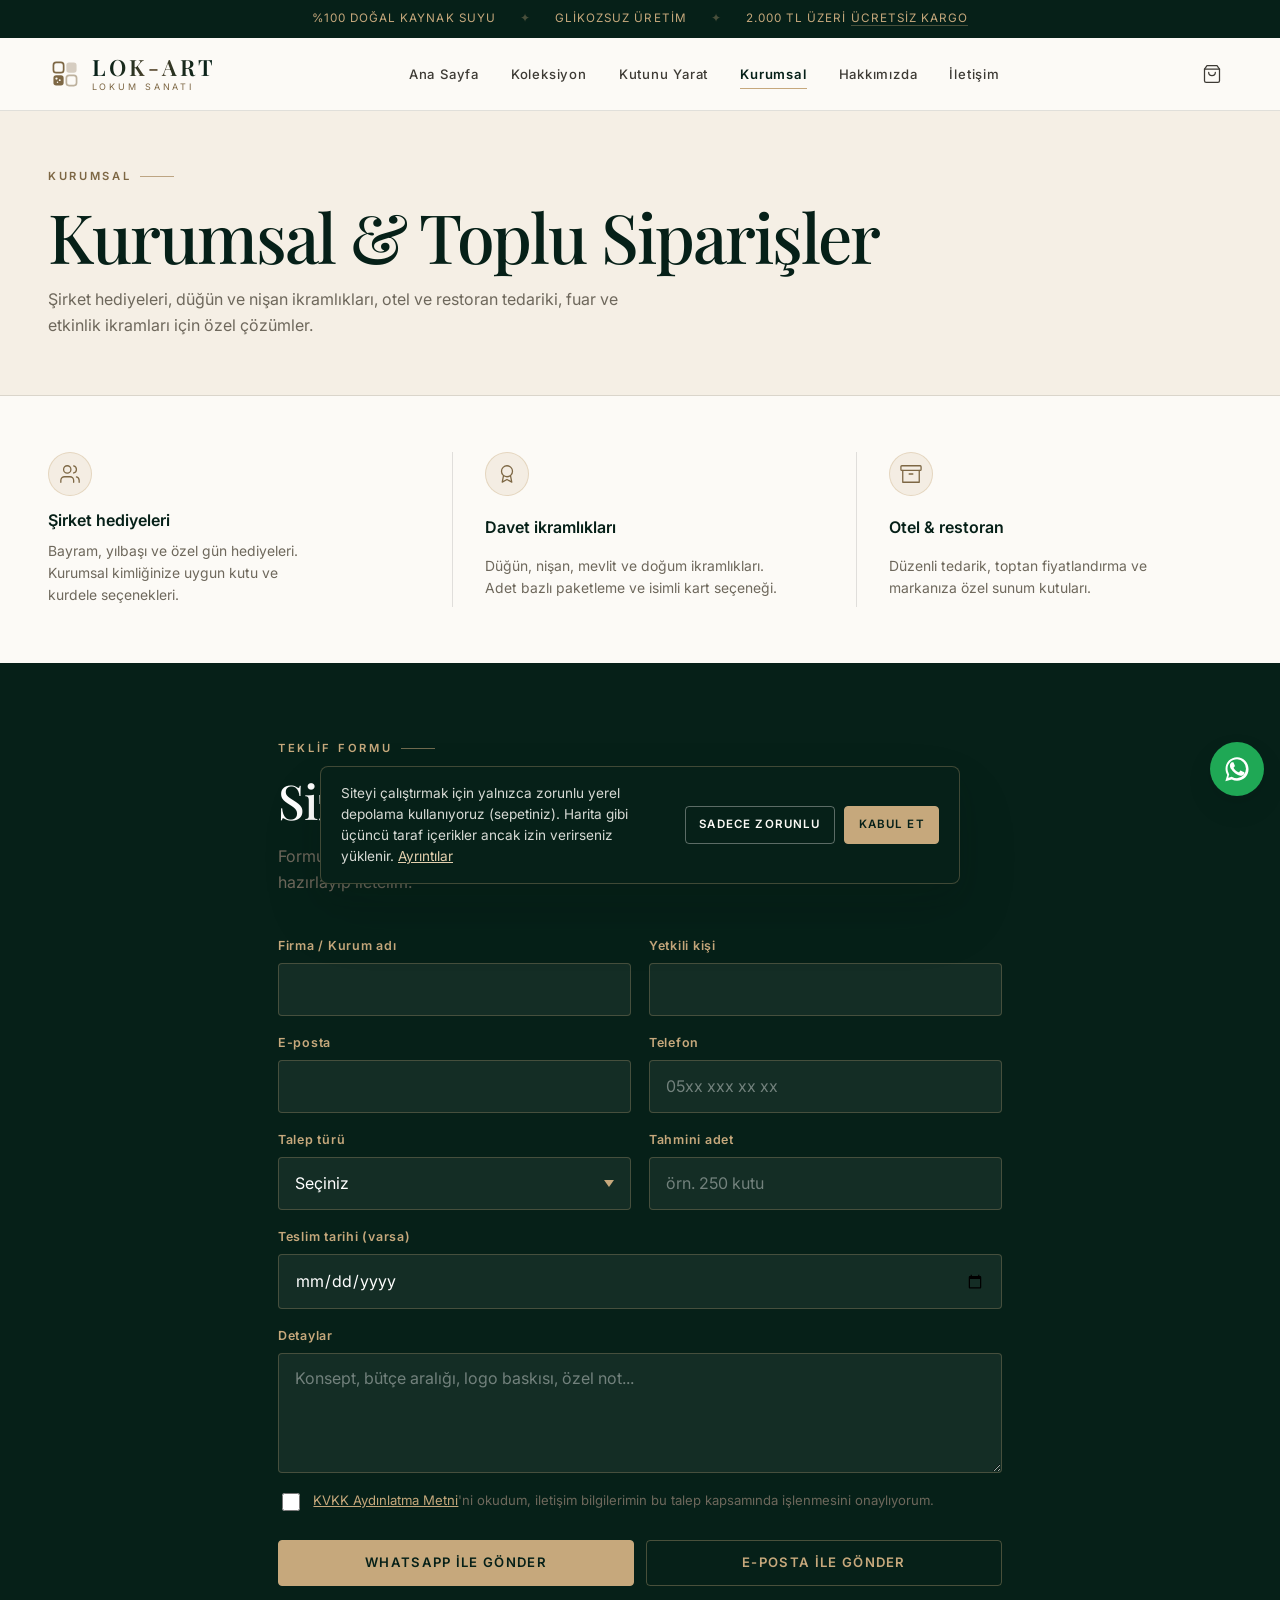
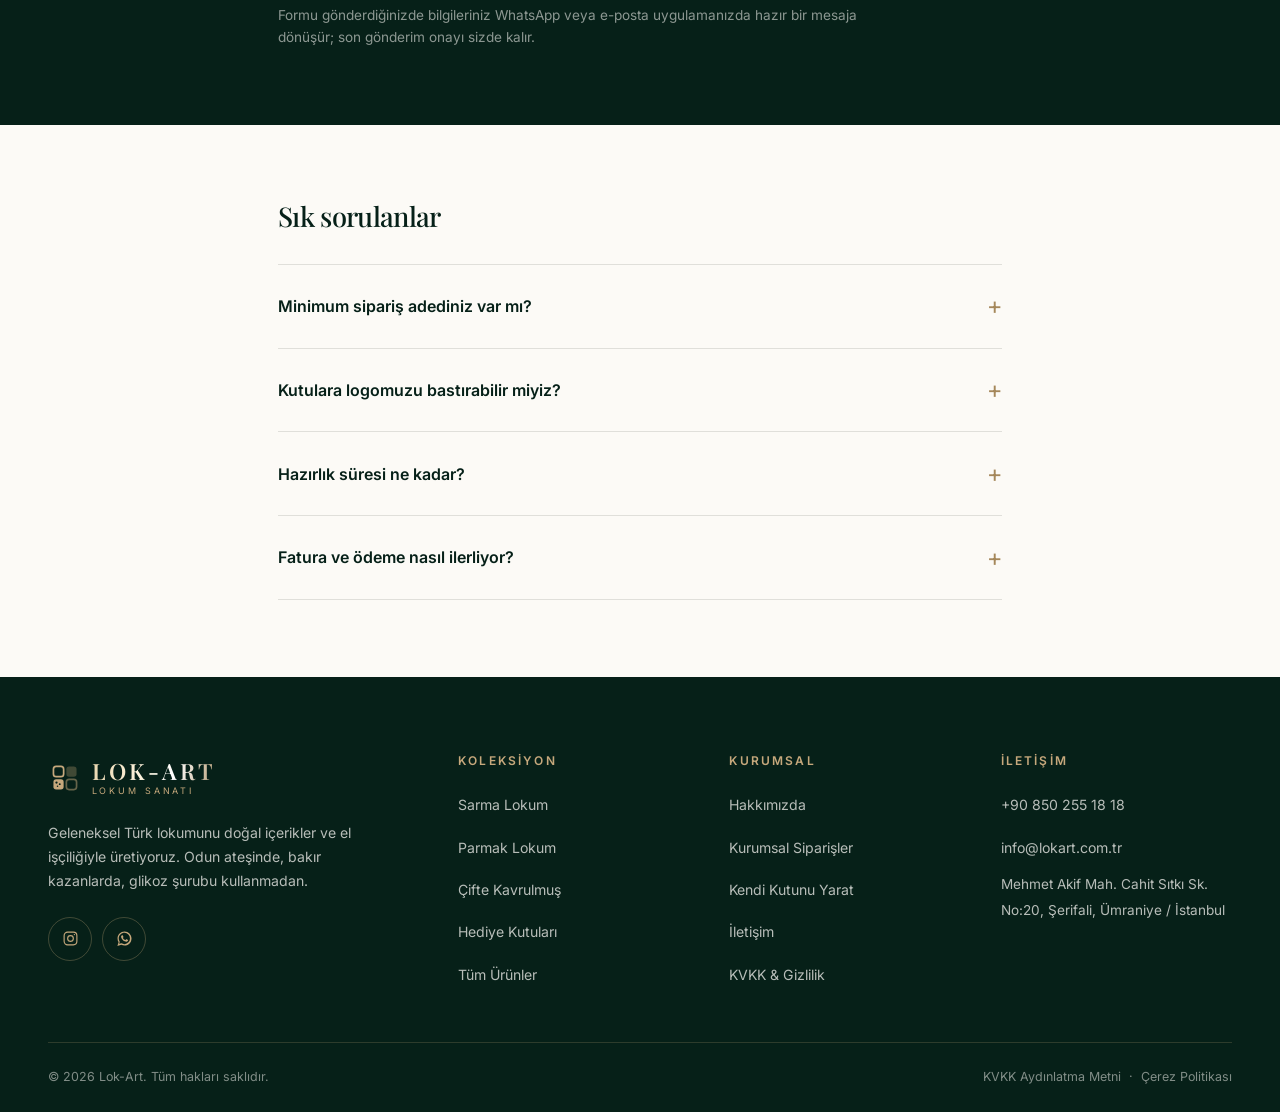
<file: kurumsal.html>
<!DOCTYPE html>
<html lang="tr">
<head>
<meta charset="UTF-8">
<meta name="viewport" content="width=device-width, initial-scale=1">
<title>Kurumsal ve Toplu Siparişler | Lok-Art</title>
<meta name="description" content="Şirket hediyeleri, düğün ikramlıkları, otel ve restoran tedariki için kurumsal lokum siparişi. Logo baskılı kutu ve özel fiyatlandırma.">
<meta name="theme-color" content="#062018">
<script>document.documentElement.className+=" js";</script>
<meta name="author" content="Lok-Art">
<link rel="canonical" href="https://www.lokart.com.tr/kurumsal.html">

<meta property="og:type" content="website">
<meta property="og:site_name" content="Lok-Art">
<meta property="og:locale" content="tr_TR">
<meta property="og:title" content="Kurumsal ve Toplu Siparişler | Lok-Art">
<meta property="og:description" content="Şirket hediyeleri, düğün ikramlıkları, otel ve restoran tedariki için kurumsal lokum siparişi. Logo baskılı kutu ve özel fiyatlandırma.">
<meta property="og:url" content="https://www.lokart.com.tr/kurumsal.html">
<meta property="og:image" content="https://www.lokart.com.tr/assets/hero.jpg">
<meta property="og:image:width" content="1360">
<meta property="og:image:height" content="768">
<meta name="twitter:card" content="summary_large_image">

<link rel="icon" href="assets/favicon.svg" type="image/svg+xml">
<link rel="icon" href="favicon.ico" sizes="32x32">
<link rel="apple-touch-icon" href="apple-touch-icon.png">

<link rel="preconnect" href="https://fonts.googleapis.com">
<link rel="preconnect" href="https://fonts.gstatic.com" crossorigin>
<link rel="stylesheet" href="https://fonts.googleapis.com/css2?family=Playfair+Display:wght@500;600&family=Inter:wght@400;500;600;700&display=swap">
<link rel="stylesheet" href="style.css">
</head>
<body data-page="b2b">
<a class="skip-link" href="#main">İçeriğe geç</a>
<div class="topbar">
  <div class="container">
    <span>%100 Doğal Kaynak Suyu</span><span class="topbar__sep">✦</span>
    <span>Glikozsuz Üretim</span><span class="topbar__sep">✦</span>
    <span>2.000 TL üzeri <a href="iletisim.html">ücretsiz kargo</a></span>
  </div>
</div>

<header class="site-header">
  <div class="container">
    <a class="brand" href="index.html" aria-label="Lok-Art ana sayfa">
      <svg class="brand__mark" viewBox="0 0 100 100" aria-hidden="true" focusable="false"><rect class="bm-l" x="16" y="16" width="30" height="30" rx="8"/><rect class="bm-t" x="54" y="16" width="30" height="30" rx="8"/><rect class="bm-s" x="16" y="54" width="30" height="30" rx="8"/><rect class="bm-l2" x="54" y="54" width="30" height="30" rx="8"/><circle class="bm-d" cx="25.0" cy="63.6" r="3.4"/><circle class="bm-d" cx="34.6" cy="68.1" r="2.8"/><circle class="bm-d" cx="28.0" cy="74.4" r="2.2"/></svg>
      <span class="brand__text">
        <span class="brand__name">LOK-ART</span>
        <span class="brand__tag">Lokum Sanatı</span>
      </span>
    </a>

    <nav class="nav" aria-label="Ana menü"><ul style="display:contents"><li><a href="index.html">Ana Sayfa</a></li><li><a href="urunler.html">Koleksiyon</a></li><li><a href="kutunu-yarat.html">Kutunu Yarat</a></li><li><a href="kurumsal.html" aria-current="page">Kurumsal</a></li><li><a href="hakkimizda.html">Hakkımızda</a></li><li><a href="iletisim.html">İletişim</a></li></ul></nav>

    <div class="header-actions">
      <button class="icon-btn cart-btn" type="button" data-open-cart aria-label="Sepeti aç">
        <svg viewBox="0 0 24 24" fill="none" stroke="currentColor" stroke-width="1.5" stroke-linecap="round" stroke-linejoin="round"><path d="M6 2 3 6v14a2 2 0 0 0 2 2h14a2 2 0 0 0 2-2V6l-3-4z"/><path d="M3 6h18"/><path d="M16 10a4 4 0 0 1-8 0"/></svg><span class="cart-btn__count" data-cart-count>0</span>
      </button>
      <button class="icon-btn burger" type="button" data-open-mnav aria-label="Menüyü aç"><svg viewBox="0 0 24 24" fill="none" stroke="currentColor" stroke-width="1.6" stroke-linecap="round"><path d="M3 6h18M3 12h18M3 18h18"/></svg></button>
    </div>
  </div>
</header>

<main id="main">
  <div class="page-head">
    <div class="container">
      <span class="eyebrow">Kurumsal</span>
      <h1>Kurumsal &amp; Toplu Siparişler</h1>
      <p>Şirket hediyeleri, düğün ve nişan ikramlıkları, otel ve restoran tedariki,
         fuar ve etkinlik ikramları için özel çözümler.</p>
    </div>
  </div>

  <section class="section section--tight">
    <div class="container">
      <div class="grid grid--3">
        <div class="value reveal"><span class="value__icon"><svg viewBox="0 0 24 24" fill="none" stroke="currentColor" stroke-width="1.4" stroke-linecap="round" stroke-linejoin="round"><path d="M16 21v-2a4 4 0 0 0-4-4H6a4 4 0 0 0-4 4v2"/><circle cx="9" cy="7" r="4"/><path d="M22 21v-2a4 4 0 0 0-3-3.87"/><path d="M16 3.13a4 4 0 0 1 0 7.75"/></svg></span>
          <h2 class="sr-only">Kimler için çalışıyoruz</h2>
          <h3>Şirket hediyeleri</h3>
          <p>Bayram, yılbaşı ve özel gün hediyeleri. Kurumsal kimliğinize uygun kutu ve kurdele seçenekleri.</p></div>
        <div class="value reveal" data-delay="1"><span class="value__icon"><svg viewBox="0 0 24 24" fill="none" stroke="currentColor" stroke-width="1.4" stroke-linecap="round" stroke-linejoin="round"><circle cx="12" cy="9" r="6"/><path d="m8.2 13.9-1.4 7L12 18l5.2 2.9-1.4-7"/></svg></span>
          <h3>Davet ikramlıkları</h3>
          <p>Düğün, nişan, mevlit ve doğum ikramlıkları. Adet bazlı paketleme ve isimli kart seçeneği.</p></div>
        <div class="value reveal" data-delay="2"><span class="value__icon"><svg viewBox="0 0 24 24" fill="none" stroke="currentColor" stroke-width="1.4" stroke-linecap="round" stroke-linejoin="round"><path d="M21 8v13H3V8"/><rect x="1" y="3" width="22" height="5" rx="1"/><path d="M10 12h4"/></svg></span>
          <h3>Otel &amp; restoran</h3>
          <p>Düzenli tedarik, toptan fiyatlandırma ve markanıza özel sunum kutuları.</p></div>
      </div>
    </div>
  </section>

  <section class="section section--dark">
    <div class="container container--narrow">
      <div class="section__head">
        <span class="eyebrow eyebrow--light">Teklif formu</span>
        <h2>Size özel fiyat çalışalım</h2>
        <p>Formu doldurun; ihtiyacınıza göre adet, kutu tipi ve teslim tarihi üzerinden
           teklifimizi hazırlayıp iletelim.</p>
      </div>

      <form class="form form--dark" data-order-form="Kurumsal Teklif Talebi" novalidate>
        <div class="form__row">
          <div class="field">
            <label for="firma">Firma / Kurum adı</label>
            <input class="input" type="text" id="firma" name="firma" data-label="Firma" required autocomplete="organization">
          </div>
          <div class="field">
            <label for="yetkili">Yetkili kişi</label>
            <input class="input" type="text" id="yetkili" name="yetkili" data-label="Yetkili" required autocomplete="name">
          </div>
        </div>

        <div class="form__row">
          <div class="field">
            <label for="eposta">E-posta</label>
            <input class="input" type="email" id="eposta" name="eposta" data-label="E-posta" required autocomplete="email">
          </div>
          <div class="field">
            <label for="telefon">Telefon</label>
            <input class="input" type="tel" id="telefon" name="telefon" data-label="Telefon" required autocomplete="tel" placeholder="05xx xxx xx xx">
          </div>
        </div>

        <div class="form__row">
          <div class="field">
            <label for="tur">Talep türü</label>
            <select class="select" id="tur" name="tur" data-label="Talep türü" required>
              <option value="" disabled selected>Seçiniz</option>
              <option>Kurumsal hediye (bayram / yılbaşı)</option>
              <option>Düğün / nişan / mevlit ikramlığı</option>
              <option>Otel / restoran / kafe tedariki</option>
              <option>Fuar / etkinlik ikramı</option>
              <option>Diğer</option>
            </select>
          </div>
          <div class="field">
            <label for="adet">Tahmini adet</label>
            <input class="input" type="text" id="adet" name="adet" data-label="Tahmini adet" required placeholder="örn. 250 kutu">
          </div>
        </div>

        <div class="field">
          <label for="tarih">Teslim tarihi (varsa)</label>
          <input class="input" type="date" id="tarih" name="tarih" data-label="Teslim tarihi">
        </div>

        <div class="field">
          <label for="detay">Detaylar</label>
          <textarea class="textarea" id="detay" name="detay" data-label="Detaylar" placeholder="Konsept, bütçe aralığı, logo baskısı, özel not..."></textarea>
        </div>

        <label class="checkbox">
          <input type="checkbox" name="kvkk" required>
          <span><a href="kvkk.html" target="_blank" style="color:var(--gold);text-decoration:underline">KVKK Aydınlatma Metni</a>'ni okudum, iletişim bilgilerimin bu talep kapsamında işlenmesini onaylıyorum.</span>
        </label>

        <div class="row" style="gap:.75rem;margin-top:.5rem">
          <button class="btn btn--gold" type="submit" style="flex:1">WhatsApp ile gönder</button>
          <button class="btn btn--outline-light" type="submit" data-send="mail" style="flex:1">E-posta ile gönder</button>
        </div>
        <p class="small" style="color:rgba(252,250,246,.55)">Formu gönderdiğinizde bilgileriniz WhatsApp veya e-posta uygulamanızda hazır bir mesaja dönüşür; son gönderim onayı sizde kalır.</p>
      </form>
    </div>
  </section>

  <section class="section">
    <div class="container container--narrow">
      <h2 class="h3 mb-6">Sık sorulanlar</h2>
      <div class="acc">
        <div class="acc__item">
          <button class="acc__btn" type="button" aria-expanded="false">Minimum sipariş adediniz var mı?</button>
          <div class="acc__panel"><div><p>Kurumsal fiyatlandırma 50 kutudan itibaren geçerlidir. Daha küçük adetler için standart koleksiyon fiyatlarımız uygulanır.</p></div></div>
        </div>
        <div class="acc__item">
          <button class="acc__btn" type="button" aria-expanded="false">Kutulara logomuzu bastırabilir miyiz?</button>
          <div class="acc__panel"><div><p>Evet. Kurdele baskısı, kart ve etiket uygulaması 100 adetten itibaren yapılabilir; kutu üzerine doğrudan baskı için adet ve termin birlikte değerlendirilir.</p></div></div>
        </div>
        <div class="acc__item">
          <button class="acc__btn" type="button" aria-expanded="false">Hazırlık süresi ne kadar?</button>
          <div class="acc__panel"><div><p>Ürünler siparişe göre üretildiği için standart hazırlık süresi 3–7 iş günüdür. Özel baskı ve büyük adetlerde termin teklif aşamasında netleştirilir.</p></div></div>
        </div>
        <div class="acc__item">
          <button class="acc__btn" type="button" aria-expanded="false">Fatura ve ödeme nasıl ilerliyor?</button>
          <div class="acc__panel"><div><p>Kurumsal siparişlerde e-fatura düzenlenir. Ödeme, teklif onayının ardından banka havalesi ile alınır; detaylar teklif yazısında yer alır.</p></div></div>
        </div>
      </div>
    </div>
  </section>
</main>
<footer class="site-footer">
  <div class="container">
    <div class="footer-grid">
      <div>
        <span class="brand">
          <svg class="brand__mark" viewBox="0 0 100 100" aria-hidden="true" focusable="false"><rect class="bm-l" x="16" y="16" width="30" height="30" rx="8"/><rect class="bm-t" x="54" y="16" width="30" height="30" rx="8"/><rect class="bm-s" x="16" y="54" width="30" height="30" rx="8"/><rect class="bm-l2" x="54" y="54" width="30" height="30" rx="8"/><circle class="bm-d" cx="25.0" cy="63.6" r="3.4"/><circle class="bm-d" cx="34.6" cy="68.1" r="2.8"/><circle class="bm-d" cx="28.0" cy="74.4" r="2.2"/></svg>
          <span class="brand__text">
            <span class="brand__name">LOK-ART</span>
            <span class="brand__tag">Lokum Sanatı</span>
          </span>
        </span>
        <p>Geleneksel Türk lokumunu doğal içerikler ve el işçiliğiyle üretiyoruz.
           Odun ateşinde, bakır kazanlarda, glikoz şurubu kullanmadan.</p>
        <div class="socials">
          <a href="#" data-cfg="instagram" target="_blank" rel="noopener" aria-label="Instagram"><svg viewBox="0 0 24 24" fill="none" stroke="currentColor" stroke-width="1.6"><rect x="3" y="3" width="18" height="18" rx="5"/><circle cx="12" cy="12" r="4"/><circle cx="17.5" cy="6.5" r="1" fill="currentColor" stroke="none"/></svg></a>
          <a href="#" data-wa-link="Merhaba, Lok-Art hakkında bilgi almak istiyorum." target="_blank" rel="noopener" aria-label="WhatsApp"><svg viewBox="0 0 24 24" fill="currentColor"><path d="M12.04 2C6.6 2 2.18 6.42 2.18 11.87c0 1.92.53 3.72 1.46 5.26L2 22.5l5.5-1.6a9.83 9.83 0 0 0 4.54 1.12h.01c5.44 0 9.86-4.42 9.86-9.87C21.91 6.42 17.49 2 12.04 2Zm0 17.98a8.1 8.1 0 0 1-4.16-1.15l-.3-.18-3.1.9.83-3.02-.2-.31a8.1 8.1 0 0 1-1.24-4.35c0-4.49 3.66-8.14 8.17-8.14a8.14 8.14 0 0 1 .01 16.25Zm4.47-6.1c-.24-.13-1.45-.72-1.67-.8-.23-.08-.39-.12-.55.12-.16.24-.63.8-.77.96-.14.16-.28.18-.52.06-.24-.12-1.01-.37-1.93-1.19-.71-.63-1.19-1.42-1.33-1.66-.14-.24-.02-.37.1-.49.11-.11.24-.28.36-.42.12-.14.16-.24.24-.4.08-.16.04-.3-.02-.42-.06-.12-.55-1.33-.76-1.82-.2-.48-.4-.41-.55-.42h-.47c-.16 0-.42.06-.64.3-.22.24-.84.82-.84 2s.86 2.32.98 2.48c.12.16 1.7 2.6 4.12 3.64.58.25 1.03.4 1.38.51.58.18 1.1.16 1.52.1.46-.07 1.45-.59 1.65-1.16.2-.57.2-1.06.14-1.16-.06-.1-.22-.16-.46-.28Z"/></svg></a>
        </div>
      </div>

      <div>
        <h2 class="footer-head">Koleksiyon</h2>
        <ul>
          <li><a href="urunler.html?kategori=sarma-lokum">Sarma Lokum</a></li>
          <li><a href="urunler.html?kategori=parmak-lokum">Parmak Lokum</a></li>
          <li><a href="urunler.html?kategori=cifte-kavrulmus">Çifte Kavrulmuş</a></li>
          <li><a href="urunler.html?kategori=hediye-kutulari">Hediye Kutuları</a></li>
          <li><a href="urunler.html">Tüm Ürünler</a></li>
        </ul>
      </div>

      <div>
        <h2 class="footer-head">Kurumsal</h2>
        <ul>
          <li><a href="hakkimizda.html">Hakkımızda</a></li>
          <li><a href="kurumsal.html">Kurumsal Siparişler</a></li>
          <li><a href="kutunu-yarat.html">Kendi Kutunu Yarat</a></li>
          <li><a href="iletisim.html">İletişim</a></li>
          <li><a href="kvkk.html">KVKK &amp; Gizlilik</a></li>
        </ul>
      </div>

      <div>
        <h2 class="footer-head">İletişim</h2>
        <ul>
          <li><a href="#" data-cfg="phoneDisplay">+90 850 255 18 18</a></li>
          <li><a href="#" data-cfg="email">info@lokart.com.tr</a></li>
          <li><span data-cfg="address" class="small"></span></li>
        </ul>
      </div>
    </div>

    <div class="footer-bottom">
      <span>&copy; <span id="year">2026</span> Lok-Art. Tüm hakları saklıdır.</span>
      <span><a href="kvkk.html">KVKK Aydınlatma Metni</a> &nbsp;·&nbsp; <a href="kvkk.html#cerez">Çerez Politikası</a></span>
    </div>
  </div>
</footer>

<script src="data/index.js" defer></script>
<script src="app.js" defer></script>
</body>
</html>
</file>
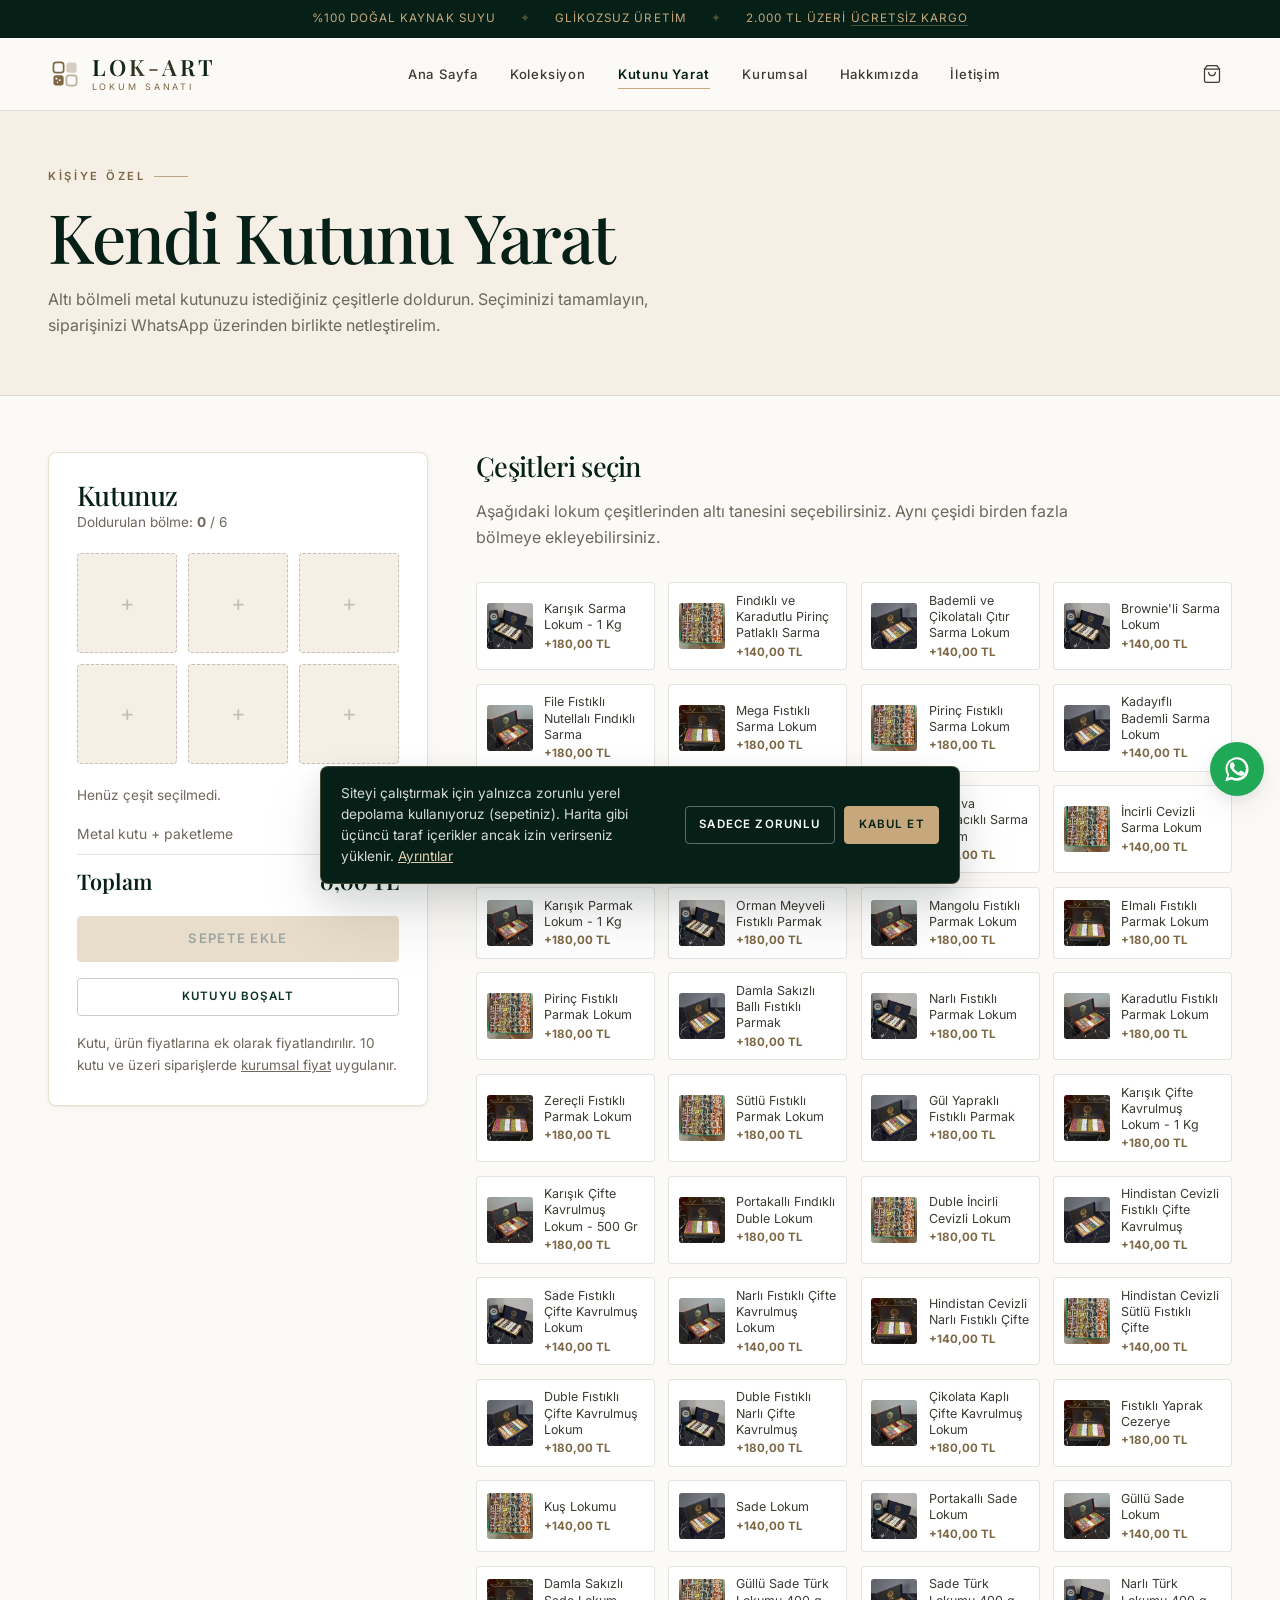
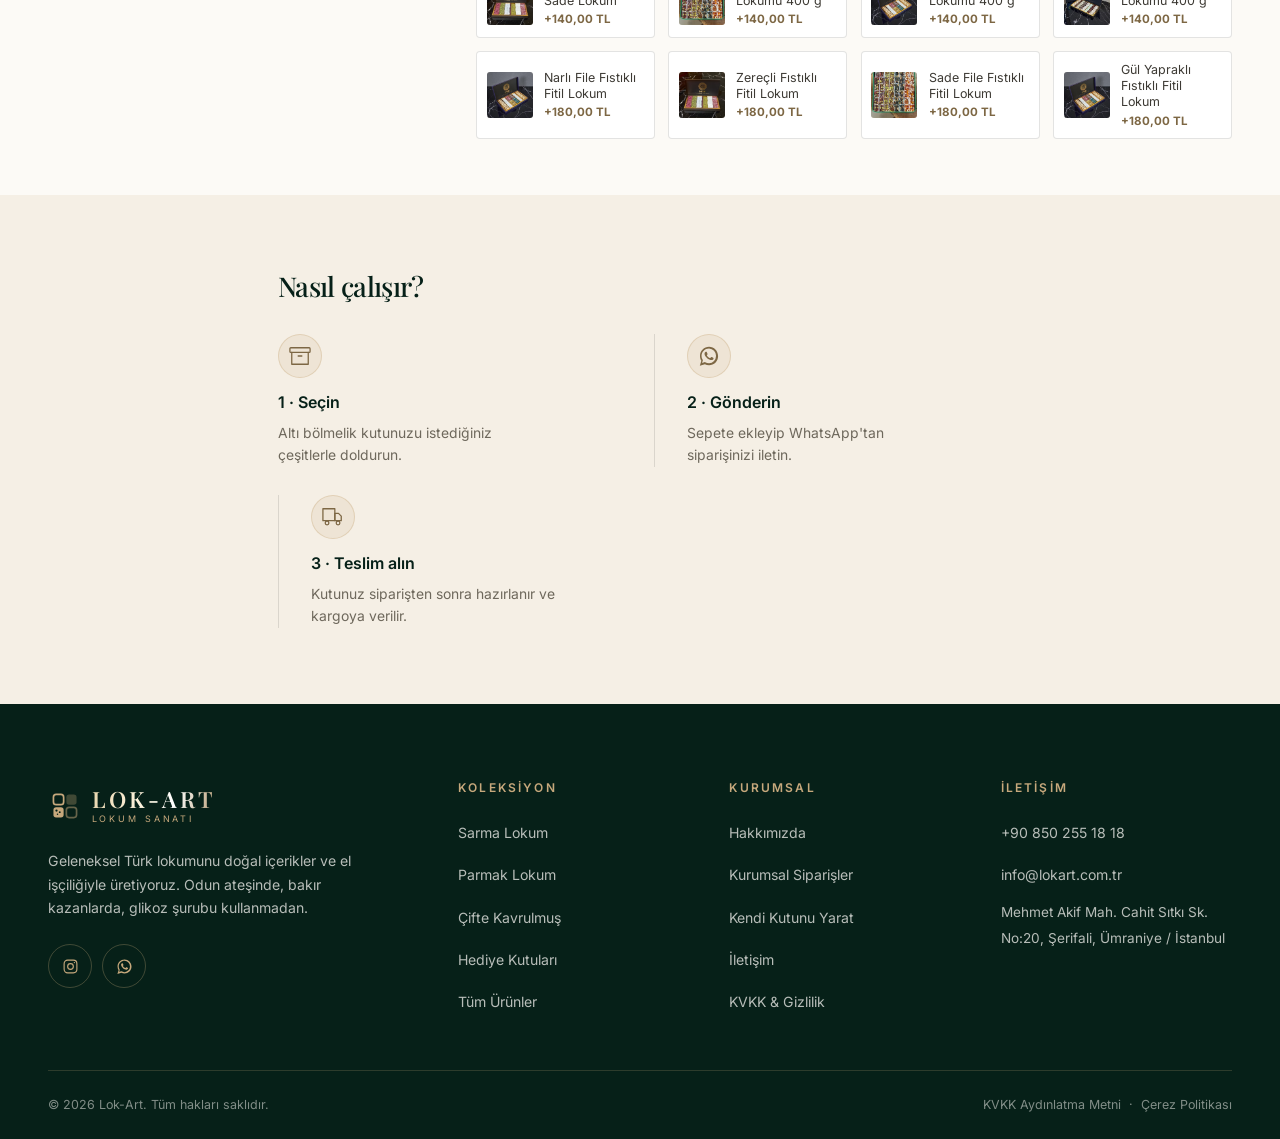
<file: kutunu-yarat.html>
<!DOCTYPE html>
<html lang="tr">
<head>
<meta charset="UTF-8">
<meta name="viewport" content="width=device-width, initial-scale=1">
<title>Kendi Kutunu Yarat — Kişiye Özel Lokum Kutusu | Lok-Art</title>
<meta name="description" content="Altı bölmeli metal kutunuzu dilediğiniz lokum çeşitleriyle doldurun. Kurumsal hediye ve davet ikramlıkları için kişiye özel kutu.">
<meta name="theme-color" content="#062018">
<script>document.documentElement.className+=" js";</script>
<meta name="author" content="Lok-Art">
<link rel="canonical" href="https://www.lokart.com.tr/kutunu-yarat.html">

<meta property="og:type" content="website">
<meta property="og:site_name" content="Lok-Art">
<meta property="og:locale" content="tr_TR">
<meta property="og:title" content="Kendi Kutunu Yarat — Kişiye Özel Lokum Kutusu | Lok-Art">
<meta property="og:description" content="Altı bölmeli metal kutunuzu dilediğiniz lokum çeşitleriyle doldurun. Kurumsal hediye ve davet ikramlıkları için kişiye özel kutu.">
<meta property="og:url" content="https://www.lokart.com.tr/kutunu-yarat.html">
<meta property="og:image" content="https://www.lokart.com.tr/assets/hero.jpg">
<meta property="og:image:width" content="1360">
<meta property="og:image:height" content="768">
<meta name="twitter:card" content="summary_large_image">

<link rel="icon" href="assets/favicon.svg" type="image/svg+xml">
<link rel="icon" href="favicon.ico" sizes="32x32">
<link rel="apple-touch-icon" href="apple-touch-icon.png">

<link rel="preconnect" href="https://fonts.googleapis.com">
<link rel="preconnect" href="https://fonts.gstatic.com" crossorigin>
<link rel="stylesheet" href="https://fonts.googleapis.com/css2?family=Playfair+Display:wght@500;600&family=Inter:wght@400;500;600;700&display=swap">
<link rel="stylesheet" href="style.css">
</head>
<body data-page="box">
<a class="skip-link" href="#main">İçeriğe geç</a>
<div class="topbar">
  <div class="container">
    <span>%100 Doğal Kaynak Suyu</span><span class="topbar__sep">✦</span>
    <span>Glikozsuz Üretim</span><span class="topbar__sep">✦</span>
    <span>2.000 TL üzeri <a href="iletisim.html">ücretsiz kargo</a></span>
  </div>
</div>

<header class="site-header">
  <div class="container">
    <a class="brand" href="index.html" aria-label="Lok-Art ana sayfa">
      <svg class="brand__mark" viewBox="0 0 100 100" aria-hidden="true" focusable="false"><rect class="bm-l" x="16" y="16" width="30" height="30" rx="8"/><rect class="bm-t" x="54" y="16" width="30" height="30" rx="8"/><rect class="bm-s" x="16" y="54" width="30" height="30" rx="8"/><rect class="bm-l2" x="54" y="54" width="30" height="30" rx="8"/><circle class="bm-d" cx="25.0" cy="63.6" r="3.4"/><circle class="bm-d" cx="34.6" cy="68.1" r="2.8"/><circle class="bm-d" cx="28.0" cy="74.4" r="2.2"/></svg>
      <span class="brand__text">
        <span class="brand__name">LOK-ART</span>
        <span class="brand__tag">Lokum Sanatı</span>
      </span>
    </a>

    <nav class="nav" aria-label="Ana menü"><ul style="display:contents"><li><a href="index.html">Ana Sayfa</a></li><li><a href="urunler.html">Koleksiyon</a></li><li><a href="kutunu-yarat.html" aria-current="page">Kutunu Yarat</a></li><li><a href="kurumsal.html">Kurumsal</a></li><li><a href="hakkimizda.html">Hakkımızda</a></li><li><a href="iletisim.html">İletişim</a></li></ul></nav>

    <div class="header-actions">
      <button class="icon-btn cart-btn" type="button" data-open-cart aria-label="Sepeti aç">
        <svg viewBox="0 0 24 24" fill="none" stroke="currentColor" stroke-width="1.5" stroke-linecap="round" stroke-linejoin="round"><path d="M6 2 3 6v14a2 2 0 0 0 2 2h14a2 2 0 0 0 2-2V6l-3-4z"/><path d="M3 6h18"/><path d="M16 10a4 4 0 0 1-8 0"/></svg><span class="cart-btn__count" data-cart-count>0</span>
      </button>
      <button class="icon-btn burger" type="button" data-open-mnav aria-label="Menüyü aç"><svg viewBox="0 0 24 24" fill="none" stroke="currentColor" stroke-width="1.6" stroke-linecap="round"><path d="M3 6h18M3 12h18M3 18h18"/></svg></button>
    </div>
  </div>
</header>

<main id="main">
  <div class="page-head">
    <div class="container">
      <span class="eyebrow">Kişiye özel</span>
      <h1>Kendi Kutunu Yarat</h1>
      <p>Altı bölmeli metal kutunuzu istediğiniz çeşitlerle doldurun.
         Seçiminizi tamamlayın, siparişinizi WhatsApp üzerinden birlikte netleştirelim.</p>
    </div>
  </div>

  <section class="section section--tight">
    <div class="container">
      <div class="builder">

        <aside class="builder__panel">
          <h2 class="h3">Kutunuz</h2>
          <p class="small muted">Doldurulan bölme: <strong id="boxCount">0</strong> / 6</p>

          <div class="box-grid" id="boxGrid"></div>

          <ul class="stack" id="boxList" style="gap:.25rem;margin-bottom:1rem"></ul>

          <div class="totals">
            <div class="totals__row"><span>Metal kutu + paketleme</span><span id="boxBase">220,00 TL</span></div>
            <div class="totals__row totals__row--grand"><span>Toplam</span><span id="boxTotal">0,00 TL</span></div>
          </div>

          <button class="btn btn--gold btn--block" type="button" id="boxAdd" disabled>Sepete ekle</button>
          <button class="btn btn--outline btn--block btn--sm mt-4" type="button" id="boxClear">Kutuyu boşalt</button>

          <p class="small muted mt-4">Kutu, ürün fiyatlarına ek olarak fiyatlandırılır.
             10 kutu ve üzeri siparişlerde <a href="kurumsal.html" style="text-decoration:underline">kurumsal fiyat</a> uygulanır.</p>
        </aside>

        <div>
          <h2 class="h3 mb-4">Çeşitleri seçin</h2>
          <p class="muted mb-6">Aşağıdaki lokum çeşitlerinden altı tanesini seçebilirsiniz.
             Aynı çeşidi birden fazla bölmeye ekleyebilirsiniz.</p>
          <div class="picker" id="boxPicker"></div>
        </div>

      </div>
    </div>
  </section>

  <section class="section section--cream">
    <div class="container container--narrow">
      <h2 class="h3 mb-6">Nasıl çalışır?</h2>
      <div class="grid grid--3">
        <div class="value"><span class="value__icon"><svg viewBox="0 0 24 24" fill="none" stroke="currentColor" stroke-width="1.4" stroke-linecap="round" stroke-linejoin="round"><path d="M21 8v13H3V8"/><rect x="1" y="3" width="22" height="5" rx="1"/><path d="M10 12h4"/></svg></span><h3>1 · Seçin</h3>
          <p>Altı bölmelik kutunuzu istediğiniz çeşitlerle doldurun.</p></div>
        <div class="value"><span class="value__icon"><svg viewBox="0 0 24 24" fill="currentColor"><path d="M12.04 2C6.6 2 2.18 6.42 2.18 11.87c0 1.92.53 3.72 1.46 5.26L2 22.5l5.5-1.6a9.83 9.83 0 0 0 4.54 1.12h.01c5.44 0 9.86-4.42 9.86-9.87C21.91 6.42 17.49 2 12.04 2Zm0 17.98a8.1 8.1 0 0 1-4.16-1.15l-.3-.18-3.1.9.83-3.02-.2-.31a8.1 8.1 0 0 1-1.24-4.35c0-4.49 3.66-8.14 8.17-8.14a8.14 8.14 0 0 1 .01 16.25Zm4.47-6.1c-.24-.13-1.45-.72-1.67-.8-.23-.08-.39-.12-.55.12-.16.24-.63.8-.77.96-.14.16-.28.18-.52.06-.24-.12-1.01-.37-1.93-1.19-.71-.63-1.19-1.42-1.33-1.66-.14-.24-.02-.37.1-.49.11-.11.24-.28.36-.42.12-.14.16-.24.24-.4.08-.16.04-.3-.02-.42-.06-.12-.55-1.33-.76-1.82-.2-.48-.4-.41-.55-.42h-.47c-.16 0-.42.06-.64.3-.22.24-.84.82-.84 2s.86 2.32.98 2.48c.12.16 1.7 2.6 4.12 3.64.58.25 1.03.4 1.38.51.58.18 1.1.16 1.52.1.46-.07 1.45-.59 1.65-1.16.2-.57.2-1.06.14-1.16-.06-.1-.22-.16-.46-.28Z"/></svg></span><h3>2 · Gönderin</h3>
          <p>Sepete ekleyip WhatsApp'tan siparişinizi iletin.</p></div>
        <div class="value"><span class="value__icon"><svg viewBox="0 0 24 24" fill="none" stroke="currentColor" stroke-width="1.4" stroke-linecap="round" stroke-linejoin="round"><path d="M1 3h13v13H1z"/><path d="M14 8h4l3 3v5h-7z"/><circle cx="5.5" cy="18.5" r="2"/><circle cx="17.5" cy="18.5" r="2"/></svg></span><h3>3 · Teslim alın</h3>
          <p>Kutunuz siparişten sonra hazırlanır ve kargoya verilir.</p></div>
      </div>
    </div>
  </section>
</main>
<footer class="site-footer">
  <div class="container">
    <div class="footer-grid">
      <div>
        <span class="brand">
          <svg class="brand__mark" viewBox="0 0 100 100" aria-hidden="true" focusable="false"><rect class="bm-l" x="16" y="16" width="30" height="30" rx="8"/><rect class="bm-t" x="54" y="16" width="30" height="30" rx="8"/><rect class="bm-s" x="16" y="54" width="30" height="30" rx="8"/><rect class="bm-l2" x="54" y="54" width="30" height="30" rx="8"/><circle class="bm-d" cx="25.0" cy="63.6" r="3.4"/><circle class="bm-d" cx="34.6" cy="68.1" r="2.8"/><circle class="bm-d" cx="28.0" cy="74.4" r="2.2"/></svg>
          <span class="brand__text">
            <span class="brand__name">LOK-ART</span>
            <span class="brand__tag">Lokum Sanatı</span>
          </span>
        </span>
        <p>Geleneksel Türk lokumunu doğal içerikler ve el işçiliğiyle üretiyoruz.
           Odun ateşinde, bakır kazanlarda, glikoz şurubu kullanmadan.</p>
        <div class="socials">
          <a href="#" data-cfg="instagram" target="_blank" rel="noopener" aria-label="Instagram"><svg viewBox="0 0 24 24" fill="none" stroke="currentColor" stroke-width="1.6"><rect x="3" y="3" width="18" height="18" rx="5"/><circle cx="12" cy="12" r="4"/><circle cx="17.5" cy="6.5" r="1" fill="currentColor" stroke="none"/></svg></a>
          <a href="#" data-wa-link="Merhaba, Lok-Art hakkında bilgi almak istiyorum." target="_blank" rel="noopener" aria-label="WhatsApp"><svg viewBox="0 0 24 24" fill="currentColor"><path d="M12.04 2C6.6 2 2.18 6.42 2.18 11.87c0 1.92.53 3.72 1.46 5.26L2 22.5l5.5-1.6a9.83 9.83 0 0 0 4.54 1.12h.01c5.44 0 9.86-4.42 9.86-9.87C21.91 6.42 17.49 2 12.04 2Zm0 17.98a8.1 8.1 0 0 1-4.16-1.15l-.3-.18-3.1.9.83-3.02-.2-.31a8.1 8.1 0 0 1-1.24-4.35c0-4.49 3.66-8.14 8.17-8.14a8.14 8.14 0 0 1 .01 16.25Zm4.47-6.1c-.24-.13-1.45-.72-1.67-.8-.23-.08-.39-.12-.55.12-.16.24-.63.8-.77.96-.14.16-.28.18-.52.06-.24-.12-1.01-.37-1.93-1.19-.71-.63-1.19-1.42-1.33-1.66-.14-.24-.02-.37.1-.49.11-.11.24-.28.36-.42.12-.14.16-.24.24-.4.08-.16.04-.3-.02-.42-.06-.12-.55-1.33-.76-1.82-.2-.48-.4-.41-.55-.42h-.47c-.16 0-.42.06-.64.3-.22.24-.84.82-.84 2s.86 2.32.98 2.48c.12.16 1.7 2.6 4.12 3.64.58.25 1.03.4 1.38.51.58.18 1.1.16 1.52.1.46-.07 1.45-.59 1.65-1.16.2-.57.2-1.06.14-1.16-.06-.1-.22-.16-.46-.28Z"/></svg></a>
        </div>
      </div>

      <div>
        <h2 class="footer-head">Koleksiyon</h2>
        <ul>
          <li><a href="urunler.html?kategori=sarma-lokum">Sarma Lokum</a></li>
          <li><a href="urunler.html?kategori=parmak-lokum">Parmak Lokum</a></li>
          <li><a href="urunler.html?kategori=cifte-kavrulmus">Çifte Kavrulmuş</a></li>
          <li><a href="urunler.html?kategori=hediye-kutulari">Hediye Kutuları</a></li>
          <li><a href="urunler.html">Tüm Ürünler</a></li>
        </ul>
      </div>

      <div>
        <h2 class="footer-head">Kurumsal</h2>
        <ul>
          <li><a href="hakkimizda.html">Hakkımızda</a></li>
          <li><a href="kurumsal.html">Kurumsal Siparişler</a></li>
          <li><a href="kutunu-yarat.html">Kendi Kutunu Yarat</a></li>
          <li><a href="iletisim.html">İletişim</a></li>
          <li><a href="kvkk.html">KVKK &amp; Gizlilik</a></li>
        </ul>
      </div>

      <div>
        <h2 class="footer-head">İletişim</h2>
        <ul>
          <li><a href="#" data-cfg="phoneDisplay">+90 850 255 18 18</a></li>
          <li><a href="#" data-cfg="email">info@lokart.com.tr</a></li>
          <li><span data-cfg="address" class="small"></span></li>
        </ul>
      </div>
    </div>

    <div class="footer-bottom">
      <span>&copy; <span id="year">2026</span> Lok-Art. Tüm hakları saklıdır.</span>
      <span><a href="kvkk.html">KVKK Aydınlatma Metni</a> &nbsp;·&nbsp; <a href="kvkk.html#cerez">Çerez Politikası</a></span>
    </div>
  </div>
</footer>

<script src="data/index.js" defer></script>
<script src="app.js" defer></script>
</body>
</html>
</file>
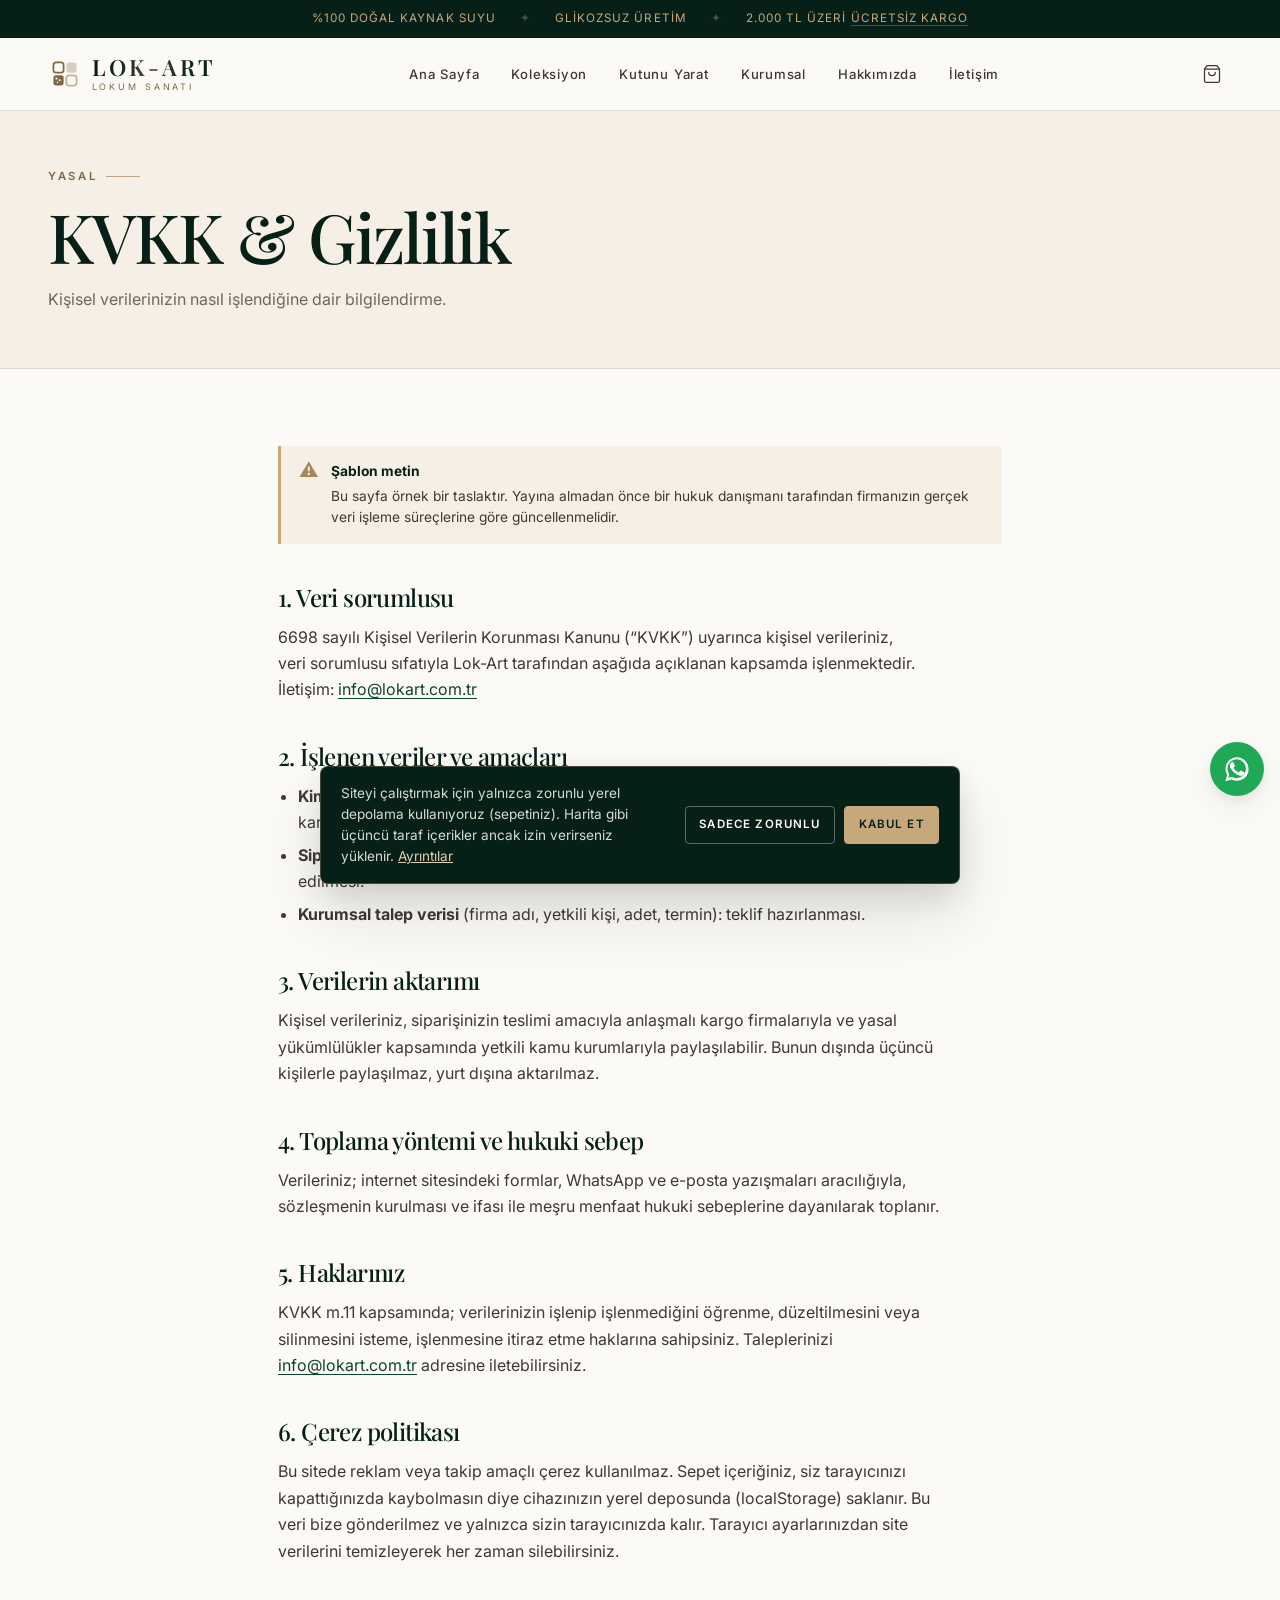
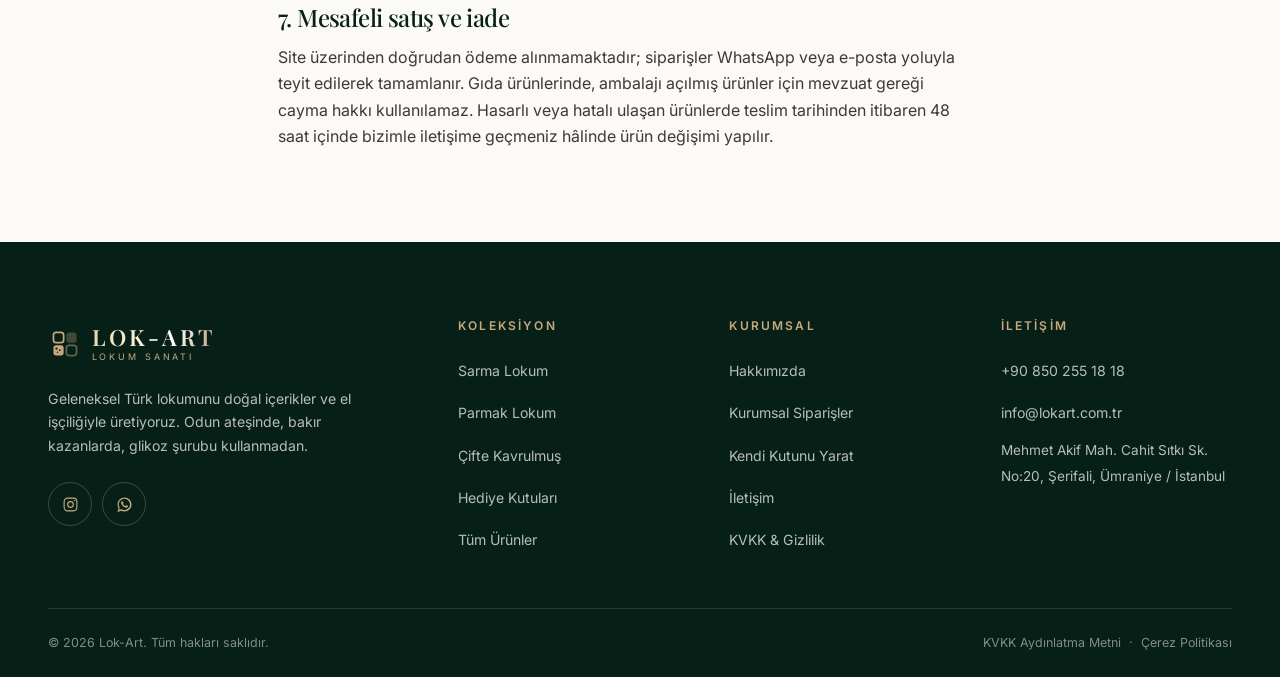
<file: kvkk.html>
<!DOCTYPE html>
<html lang="tr">
<head>
<meta charset="UTF-8">
<meta name="viewport" content="width=device-width, initial-scale=1">
<title>KVKK ve Gizlilik Politikası | Lok-Art</title>
<meta name="description" content="Lok-Art kişisel verilerin korunması, çerez politikası ve iade koşulları hakkında bilgilendirme.">
<meta name="theme-color" content="#062018">
<script>document.documentElement.className+=" js";</script>
<meta name="author" content="Lok-Art">
<link rel="canonical" href="https://www.lokart.com.tr/kvkk.html">

<meta property="og:type" content="website">
<meta property="og:site_name" content="Lok-Art">
<meta property="og:locale" content="tr_TR">
<meta property="og:title" content="KVKK ve Gizlilik Politikası | Lok-Art">
<meta property="og:description" content="Lok-Art kişisel verilerin korunması, çerez politikası ve iade koşulları hakkında bilgilendirme.">
<meta property="og:url" content="https://www.lokart.com.tr/kvkk.html">
<meta property="og:image" content="https://www.lokart.com.tr/assets/hero.jpg">
<meta property="og:image:width" content="1360">
<meta property="og:image:height" content="768">
<meta name="twitter:card" content="summary_large_image">

<link rel="icon" href="assets/favicon.svg" type="image/svg+xml">
<link rel="icon" href="favicon.ico" sizes="32x32">
<link rel="apple-touch-icon" href="apple-touch-icon.png">

<link rel="preconnect" href="https://fonts.googleapis.com">
<link rel="preconnect" href="https://fonts.gstatic.com" crossorigin>
<link rel="stylesheet" href="https://fonts.googleapis.com/css2?family=Playfair+Display:wght@500;600&family=Inter:wght@400;500;600;700&display=swap">
<link rel="stylesheet" href="style.css">
</head>
<body data-page="legal">
<a class="skip-link" href="#main">İçeriğe geç</a>
<div class="topbar">
  <div class="container">
    <span>%100 Doğal Kaynak Suyu</span><span class="topbar__sep">✦</span>
    <span>Glikozsuz Üretim</span><span class="topbar__sep">✦</span>
    <span>2.000 TL üzeri <a href="iletisim.html">ücretsiz kargo</a></span>
  </div>
</div>

<header class="site-header">
  <div class="container">
    <a class="brand" href="index.html" aria-label="Lok-Art ana sayfa">
      <svg class="brand__mark" viewBox="0 0 100 100" aria-hidden="true" focusable="false"><rect class="bm-l" x="16" y="16" width="30" height="30" rx="8"/><rect class="bm-t" x="54" y="16" width="30" height="30" rx="8"/><rect class="bm-s" x="16" y="54" width="30" height="30" rx="8"/><rect class="bm-l2" x="54" y="54" width="30" height="30" rx="8"/><circle class="bm-d" cx="25.0" cy="63.6" r="3.4"/><circle class="bm-d" cx="34.6" cy="68.1" r="2.8"/><circle class="bm-d" cx="28.0" cy="74.4" r="2.2"/></svg>
      <span class="brand__text">
        <span class="brand__name">LOK-ART</span>
        <span class="brand__tag">Lokum Sanatı</span>
      </span>
    </a>

    <nav class="nav" aria-label="Ana menü"><ul style="display:contents"><li><a href="index.html">Ana Sayfa</a></li><li><a href="urunler.html">Koleksiyon</a></li><li><a href="kutunu-yarat.html">Kutunu Yarat</a></li><li><a href="kurumsal.html">Kurumsal</a></li><li><a href="hakkimizda.html">Hakkımızda</a></li><li><a href="iletisim.html">İletişim</a></li></ul></nav>

    <div class="header-actions">
      <button class="icon-btn cart-btn" type="button" data-open-cart aria-label="Sepeti aç">
        <svg viewBox="0 0 24 24" fill="none" stroke="currentColor" stroke-width="1.5" stroke-linecap="round" stroke-linejoin="round"><path d="M6 2 3 6v14a2 2 0 0 0 2 2h14a2 2 0 0 0 2-2V6l-3-4z"/><path d="M3 6h18"/><path d="M16 10a4 4 0 0 1-8 0"/></svg><span class="cart-btn__count" data-cart-count>0</span>
      </button>
      <button class="icon-btn burger" type="button" data-open-mnav aria-label="Menüyü aç"><svg viewBox="0 0 24 24" fill="none" stroke="currentColor" stroke-width="1.6" stroke-linecap="round"><path d="M3 6h18M3 12h18M3 18h18"/></svg></button>
    </div>
  </div>
</header>

<main id="main">
  <div class="page-head">
    <div class="container">
      <span class="eyebrow">Yasal</span>
      <h1>KVKK &amp; Gizlilik</h1>
      <p>Kişisel verilerinizin nasıl işlendiğine dair bilgilendirme.</p>
    </div>
  </div>

  <section class="section">
    <div class="container container--narrow prose">
      <div class="pdp__note" style="margin-top:0">
        <span>&#9888;</span>
        <span><strong>Şablon metin</strong>Bu sayfa örnek bir taslaktır. Yayına almadan önce bir hukuk
        danışmanı tarafından firmanızın gerçek veri işleme süreçlerine göre güncellenmelidir.</span>
      </div>

      <h2>1. Veri sorumlusu</h2>
      <p>6698 sayılı Kişisel Verilerin Korunması Kanunu (“KVKK”) uyarınca kişisel verileriniz,
         veri sorumlusu sıfatıyla Lok-Art tarafından aşağıda açıklanan kapsamda işlenmektedir.
         İletişim: <a href="#" data-cfg="email">info@lokart.com.tr</a></p>

      <h2>2. İşlenen veriler ve amaçları</h2>
      <ul>
        <li><strong>Kimlik ve iletişim verisi</strong> (ad, soyad, telefon, e-posta): sipariş ve teklif taleplerinizin karşılanması, sizinle iletişim kurulması.</li>
        <li><strong>Sipariş verisi</strong> (seçtiğiniz ürünler, adet, teslimat adresi): siparişin hazırlanması ve teslim edilmesi.</li>
        <li><strong>Kurumsal talep verisi</strong> (firma adı, yetkili kişi, adet, termin): teklif hazırlanması.</li>
      </ul>

      <h2>3. Verilerin aktarımı</h2>
      <p>Kişisel verileriniz, siparişinizin teslimi amacıyla anlaşmalı kargo firmalarıyla ve
         yasal yükümlülükler kapsamında yetkili kamu kurumlarıyla paylaşılabilir.
         Bunun dışında üçüncü kişilerle paylaşılmaz, yurt dışına aktarılmaz.</p>

      <h2>4. Toplama yöntemi ve hukuki sebep</h2>
      <p>Verileriniz; internet sitesindeki formlar, WhatsApp ve e-posta yazışmaları
         aracılığıyla, sözleşmenin kurulması ve ifası ile meşru menfaat hukuki sebeplerine
         dayanılarak toplanır.</p>

      <h2>5. Haklarınız</h2>
      <p>KVKK m.11 kapsamında; verilerinizin işlenip işlenmediğini öğrenme, düzeltilmesini
         veya silinmesini isteme, işlenmesine itiraz etme haklarına sahipsiniz.
         Taleplerinizi <a href="#" data-cfg="email">info@lokart.com.tr</a> adresine iletebilirsiniz.</p>

      <h2 id="cerez">6. Çerez politikası</h2>
      <p>Bu sitede reklam veya takip amaçlı çerez kullanılmaz. Sepet içeriğiniz, siz tarayıcınızı
         kapattığınızda kaybolmasın diye cihazınızın yerel deposunda (localStorage) saklanır.
         Bu veri bize gönderilmez ve yalnızca sizin tarayıcınızda kalır. Tarayıcı ayarlarınızdan
         site verilerini temizleyerek her zaman silebilirsiniz.</p>

      <h2>7. Mesafeli satış ve iade</h2>
      <p>Site üzerinden doğrudan ödeme alınmamaktadır; siparişler WhatsApp veya e-posta yoluyla
         teyit edilerek tamamlanır. Gıda ürünlerinde, ambalajı açılmış ürünler için mevzuat gereği
         cayma hakkı kullanılamaz. Hasarlı veya hatalı ulaşan ürünlerde teslim tarihinden itibaren
         48 saat içinde bizimle iletişime geçmeniz hâlinde ürün değişimi yapılır.</p>
    </div>
  </section>
</main>
<footer class="site-footer">
  <div class="container">
    <div class="footer-grid">
      <div>
        <span class="brand">
          <svg class="brand__mark" viewBox="0 0 100 100" aria-hidden="true" focusable="false"><rect class="bm-l" x="16" y="16" width="30" height="30" rx="8"/><rect class="bm-t" x="54" y="16" width="30" height="30" rx="8"/><rect class="bm-s" x="16" y="54" width="30" height="30" rx="8"/><rect class="bm-l2" x="54" y="54" width="30" height="30" rx="8"/><circle class="bm-d" cx="25.0" cy="63.6" r="3.4"/><circle class="bm-d" cx="34.6" cy="68.1" r="2.8"/><circle class="bm-d" cx="28.0" cy="74.4" r="2.2"/></svg>
          <span class="brand__text">
            <span class="brand__name">LOK-ART</span>
            <span class="brand__tag">Lokum Sanatı</span>
          </span>
        </span>
        <p>Geleneksel Türk lokumunu doğal içerikler ve el işçiliğiyle üretiyoruz.
           Odun ateşinde, bakır kazanlarda, glikoz şurubu kullanmadan.</p>
        <div class="socials">
          <a href="#" data-cfg="instagram" target="_blank" rel="noopener" aria-label="Instagram"><svg viewBox="0 0 24 24" fill="none" stroke="currentColor" stroke-width="1.6"><rect x="3" y="3" width="18" height="18" rx="5"/><circle cx="12" cy="12" r="4"/><circle cx="17.5" cy="6.5" r="1" fill="currentColor" stroke="none"/></svg></a>
          <a href="#" data-wa-link="Merhaba, Lok-Art hakkında bilgi almak istiyorum." target="_blank" rel="noopener" aria-label="WhatsApp"><svg viewBox="0 0 24 24" fill="currentColor"><path d="M12.04 2C6.6 2 2.18 6.42 2.18 11.87c0 1.92.53 3.72 1.46 5.26L2 22.5l5.5-1.6a9.83 9.83 0 0 0 4.54 1.12h.01c5.44 0 9.86-4.42 9.86-9.87C21.91 6.42 17.49 2 12.04 2Zm0 17.98a8.1 8.1 0 0 1-4.16-1.15l-.3-.18-3.1.9.83-3.02-.2-.31a8.1 8.1 0 0 1-1.24-4.35c0-4.49 3.66-8.14 8.17-8.14a8.14 8.14 0 0 1 .01 16.25Zm4.47-6.1c-.24-.13-1.45-.72-1.67-.8-.23-.08-.39-.12-.55.12-.16.24-.63.8-.77.96-.14.16-.28.18-.52.06-.24-.12-1.01-.37-1.93-1.19-.71-.63-1.19-1.42-1.33-1.66-.14-.24-.02-.37.1-.49.11-.11.24-.28.36-.42.12-.14.16-.24.24-.4.08-.16.04-.3-.02-.42-.06-.12-.55-1.33-.76-1.82-.2-.48-.4-.41-.55-.42h-.47c-.16 0-.42.06-.64.3-.22.24-.84.82-.84 2s.86 2.32.98 2.48c.12.16 1.7 2.6 4.12 3.64.58.25 1.03.4 1.38.51.58.18 1.1.16 1.52.1.46-.07 1.45-.59 1.65-1.16.2-.57.2-1.06.14-1.16-.06-.1-.22-.16-.46-.28Z"/></svg></a>
        </div>
      </div>

      <div>
        <h2 class="footer-head">Koleksiyon</h2>
        <ul>
          <li><a href="urunler.html?kategori=sarma-lokum">Sarma Lokum</a></li>
          <li><a href="urunler.html?kategori=parmak-lokum">Parmak Lokum</a></li>
          <li><a href="urunler.html?kategori=cifte-kavrulmus">Çifte Kavrulmuş</a></li>
          <li><a href="urunler.html?kategori=hediye-kutulari">Hediye Kutuları</a></li>
          <li><a href="urunler.html">Tüm Ürünler</a></li>
        </ul>
      </div>

      <div>
        <h2 class="footer-head">Kurumsal</h2>
        <ul>
          <li><a href="hakkimizda.html">Hakkımızda</a></li>
          <li><a href="kurumsal.html">Kurumsal Siparişler</a></li>
          <li><a href="kutunu-yarat.html">Kendi Kutunu Yarat</a></li>
          <li><a href="iletisim.html">İletişim</a></li>
          <li><a href="kvkk.html">KVKK &amp; Gizlilik</a></li>
        </ul>
      </div>

      <div>
        <h2 class="footer-head">İletişim</h2>
        <ul>
          <li><a href="#" data-cfg="phoneDisplay">+90 850 255 18 18</a></li>
          <li><a href="#" data-cfg="email">info@lokart.com.tr</a></li>
          <li><span data-cfg="address" class="small"></span></li>
        </ul>
      </div>
    </div>

    <div class="footer-bottom">
      <span>&copy; <span id="year">2026</span> Lok-Art. Tüm hakları saklıdır.</span>
      <span><a href="kvkk.html">KVKK Aydınlatma Metni</a> &nbsp;·&nbsp; <a href="kvkk.html#cerez">Çerez Politikası</a></span>
    </div>
  </div>
</footer>

<script src="data/index.js" defer></script>
<script src="app.js" defer></script>
</body>
</html>
</file>
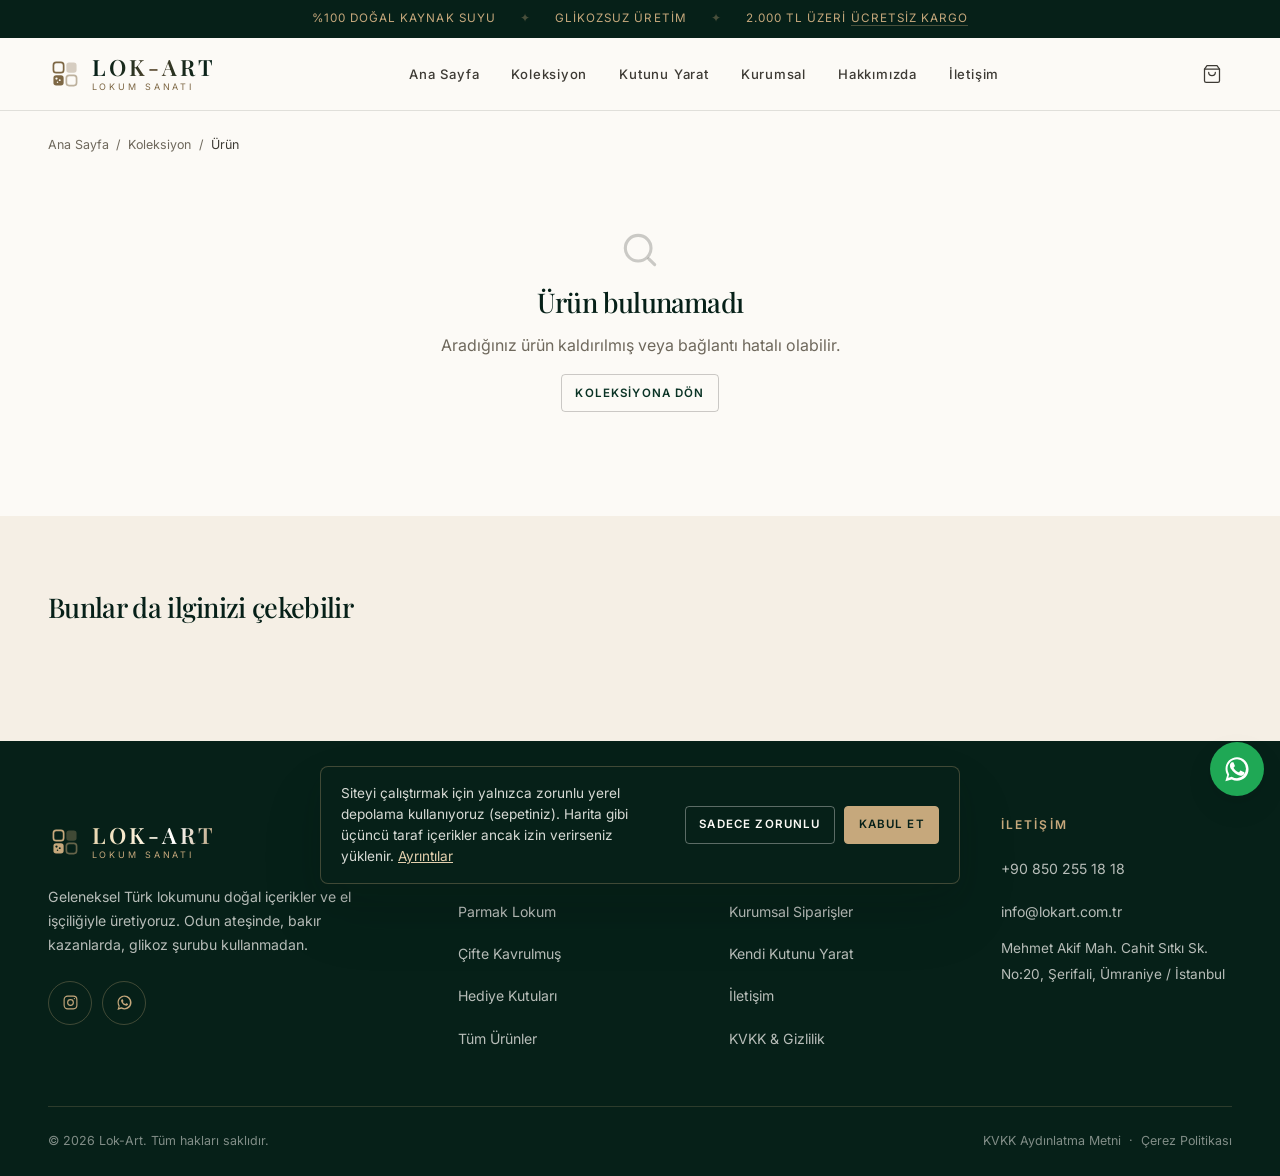
<file: urun.html>
<!DOCTYPE html>
<html lang="tr">
<head>
<meta charset="UTF-8">
<meta name="viewport" content="width=device-width, initial-scale=1">
<title>Ürün | Lok-Art</title>
<meta name="description" content="Lok-Art el yapımı, glikozsuz lokum çeşidi. İçerik, ağırlık ve tadım notu detayları.">
<meta name="theme-color" content="#062018">
<script>document.documentElement.className+=" js";</script>
<meta name="author" content="Lok-Art">
<link rel="canonical" href="https://www.lokart.com.tr/urun.html">

<meta property="og:type" content="website">
<meta property="og:site_name" content="Lok-Art">
<meta property="og:locale" content="tr_TR">
<meta property="og:title" content="Ürün | Lok-Art">
<meta property="og:description" content="Lok-Art el yapımı, glikozsuz lokum çeşidi. İçerik, ağırlık ve tadım notu detayları.">
<meta property="og:url" content="https://www.lokart.com.tr/urun.html">
<meta property="og:image" content="https://www.lokart.com.tr/assets/hero.jpg">
<meta property="og:image:width" content="1360">
<meta property="og:image:height" content="768">
<meta name="twitter:card" content="summary_large_image">

<link rel="icon" href="assets/favicon.svg" type="image/svg+xml">
<link rel="icon" href="favicon.ico" sizes="32x32">
<link rel="apple-touch-icon" href="apple-touch-icon.png">

<link rel="preconnect" href="https://fonts.googleapis.com">
<link rel="preconnect" href="https://fonts.gstatic.com" crossorigin>
<link rel="stylesheet" href="https://fonts.googleapis.com/css2?family=Playfair+Display:wght@500;600&family=Inter:wght@400;500;600;700&display=swap">
<link rel="stylesheet" href="style.css">
</head>
<body data-page="product">
<a class="skip-link" href="#main">İçeriğe geç</a>
<div class="topbar">
  <div class="container">
    <span>%100 Doğal Kaynak Suyu</span><span class="topbar__sep">✦</span>
    <span>Glikozsuz Üretim</span><span class="topbar__sep">✦</span>
    <span>2.000 TL üzeri <a href="iletisim.html">ücretsiz kargo</a></span>
  </div>
</div>

<header class="site-header">
  <div class="container">
    <a class="brand" href="index.html" aria-label="Lok-Art ana sayfa">
      <svg class="brand__mark" viewBox="0 0 100 100" aria-hidden="true" focusable="false"><rect class="bm-l" x="16" y="16" width="30" height="30" rx="8"/><rect class="bm-t" x="54" y="16" width="30" height="30" rx="8"/><rect class="bm-s" x="16" y="54" width="30" height="30" rx="8"/><rect class="bm-l2" x="54" y="54" width="30" height="30" rx="8"/><circle class="bm-d" cx="25.0" cy="63.6" r="3.4"/><circle class="bm-d" cx="34.6" cy="68.1" r="2.8"/><circle class="bm-d" cx="28.0" cy="74.4" r="2.2"/></svg>
      <span class="brand__text">
        <span class="brand__name">LOK-ART</span>
        <span class="brand__tag">Lokum Sanatı</span>
      </span>
    </a>

    <nav class="nav" aria-label="Ana menü"><ul style="display:contents"><li><a href="index.html">Ana Sayfa</a></li><li><a href="urunler.html">Koleksiyon</a></li><li><a href="kutunu-yarat.html">Kutunu Yarat</a></li><li><a href="kurumsal.html">Kurumsal</a></li><li><a href="hakkimizda.html">Hakkımızda</a></li><li><a href="iletisim.html">İletişim</a></li></ul></nav>

    <div class="header-actions">
      <button class="icon-btn cart-btn" type="button" data-open-cart aria-label="Sepeti aç">
        <svg viewBox="0 0 24 24" fill="none" stroke="currentColor" stroke-width="1.5" stroke-linecap="round" stroke-linejoin="round"><path d="M6 2 3 6v14a2 2 0 0 0 2 2h14a2 2 0 0 0 2-2V6l-3-4z"/><path d="M3 6h18"/><path d="M16 10a4 4 0 0 1-8 0"/></svg><span class="cart-btn__count" data-cart-count>0</span>
      </button>
      <button class="icon-btn burger" type="button" data-open-mnav aria-label="Menüyü aç"><svg viewBox="0 0 24 24" fill="none" stroke="currentColor" stroke-width="1.6" stroke-linecap="round"><path d="M3 6h18M3 12h18M3 18h18"/></svg></button>
    </div>
  </div>
</header>

<main id="main">
  <div class="container">
    <nav class="breadcrumb" aria-label="Sayfa yolu">
      <a href="index.html">Ana Sayfa</a> <span aria-hidden="true">/</span>
      <a href="urunler.html" id="crumbCat">Koleksiyon</a> <span aria-hidden="true">/</span>
      <span aria-current="page" id="crumbCurrent">Ürün</span>
    </nav>
  </div>

  <section class="section section--tight" style="padding-top:0">
    <div class="container">
      <div class="pdp" id="pdp">
        <div class="skeleton" style="aspect-ratio:1"></div>
        <div class="stack">
          <div class="skeleton" style="height:1.5rem;width:40%"></div>
          <div class="skeleton" style="height:3rem"></div>
          <div class="skeleton" style="height:10rem"></div>
        </div>
      </div>
    </div>
  </section>

  <section class="section section--cream">
    <div class="container">
      <div class="section__head"><h2 class="h3">Bunlar da ilginizi çekebilir</h2></div>
      <div class="grid grid--products" id="relatedGrid"></div>
    </div>
  </section>
</main>
<footer class="site-footer">
  <div class="container">
    <div class="footer-grid">
      <div>
        <span class="brand">
          <svg class="brand__mark" viewBox="0 0 100 100" aria-hidden="true" focusable="false"><rect class="bm-l" x="16" y="16" width="30" height="30" rx="8"/><rect class="bm-t" x="54" y="16" width="30" height="30" rx="8"/><rect class="bm-s" x="16" y="54" width="30" height="30" rx="8"/><rect class="bm-l2" x="54" y="54" width="30" height="30" rx="8"/><circle class="bm-d" cx="25.0" cy="63.6" r="3.4"/><circle class="bm-d" cx="34.6" cy="68.1" r="2.8"/><circle class="bm-d" cx="28.0" cy="74.4" r="2.2"/></svg>
          <span class="brand__text">
            <span class="brand__name">LOK-ART</span>
            <span class="brand__tag">Lokum Sanatı</span>
          </span>
        </span>
        <p>Geleneksel Türk lokumunu doğal içerikler ve el işçiliğiyle üretiyoruz.
           Odun ateşinde, bakır kazanlarda, glikoz şurubu kullanmadan.</p>
        <div class="socials">
          <a href="#" data-cfg="instagram" target="_blank" rel="noopener" aria-label="Instagram"><svg viewBox="0 0 24 24" fill="none" stroke="currentColor" stroke-width="1.6"><rect x="3" y="3" width="18" height="18" rx="5"/><circle cx="12" cy="12" r="4"/><circle cx="17.5" cy="6.5" r="1" fill="currentColor" stroke="none"/></svg></a>
          <a href="#" data-wa-link="Merhaba, Lok-Art hakkında bilgi almak istiyorum." target="_blank" rel="noopener" aria-label="WhatsApp"><svg viewBox="0 0 24 24" fill="currentColor"><path d="M12.04 2C6.6 2 2.18 6.42 2.18 11.87c0 1.92.53 3.72 1.46 5.26L2 22.5l5.5-1.6a9.83 9.83 0 0 0 4.54 1.12h.01c5.44 0 9.86-4.42 9.86-9.87C21.91 6.42 17.49 2 12.04 2Zm0 17.98a8.1 8.1 0 0 1-4.16-1.15l-.3-.18-3.1.9.83-3.02-.2-.31a8.1 8.1 0 0 1-1.24-4.35c0-4.49 3.66-8.14 8.17-8.14a8.14 8.14 0 0 1 .01 16.25Zm4.47-6.1c-.24-.13-1.45-.72-1.67-.8-.23-.08-.39-.12-.55.12-.16.24-.63.8-.77.96-.14.16-.28.18-.52.06-.24-.12-1.01-.37-1.93-1.19-.71-.63-1.19-1.42-1.33-1.66-.14-.24-.02-.37.1-.49.11-.11.24-.28.36-.42.12-.14.16-.24.24-.4.08-.16.04-.3-.02-.42-.06-.12-.55-1.33-.76-1.82-.2-.48-.4-.41-.55-.42h-.47c-.16 0-.42.06-.64.3-.22.24-.84.82-.84 2s.86 2.32.98 2.48c.12.16 1.7 2.6 4.12 3.64.58.25 1.03.4 1.38.51.58.18 1.1.16 1.52.1.46-.07 1.45-.59 1.65-1.16.2-.57.2-1.06.14-1.16-.06-.1-.22-.16-.46-.28Z"/></svg></a>
        </div>
      </div>

      <div>
        <h2 class="footer-head">Koleksiyon</h2>
        <ul>
          <li><a href="urunler.html?kategori=sarma-lokum">Sarma Lokum</a></li>
          <li><a href="urunler.html?kategori=parmak-lokum">Parmak Lokum</a></li>
          <li><a href="urunler.html?kategori=cifte-kavrulmus">Çifte Kavrulmuş</a></li>
          <li><a href="urunler.html?kategori=hediye-kutulari">Hediye Kutuları</a></li>
          <li><a href="urunler.html">Tüm Ürünler</a></li>
        </ul>
      </div>

      <div>
        <h2 class="footer-head">Kurumsal</h2>
        <ul>
          <li><a href="hakkimizda.html">Hakkımızda</a></li>
          <li><a href="kurumsal.html">Kurumsal Siparişler</a></li>
          <li><a href="kutunu-yarat.html">Kendi Kutunu Yarat</a></li>
          <li><a href="iletisim.html">İletişim</a></li>
          <li><a href="kvkk.html">KVKK &amp; Gizlilik</a></li>
        </ul>
      </div>

      <div>
        <h2 class="footer-head">İletişim</h2>
        <ul>
          <li><a href="#" data-cfg="phoneDisplay">+90 850 255 18 18</a></li>
          <li><a href="#" data-cfg="email">info@lokart.com.tr</a></li>
          <li><span data-cfg="address" class="small"></span></li>
        </ul>
      </div>
    </div>

    <div class="footer-bottom">
      <span>&copy; <span id="year">2026</span> Lok-Art. Tüm hakları saklıdır.</span>
      <span><a href="kvkk.html">KVKK Aydınlatma Metni</a> &nbsp;·&nbsp; <a href="kvkk.html#cerez">Çerez Politikası</a></span>
    </div>
  </div>
</footer>

<script src="data/index.js" defer></script>
<script src="data/details.js" defer></script>
<script src="app.js" defer></script>
</body>
</html>
</file>
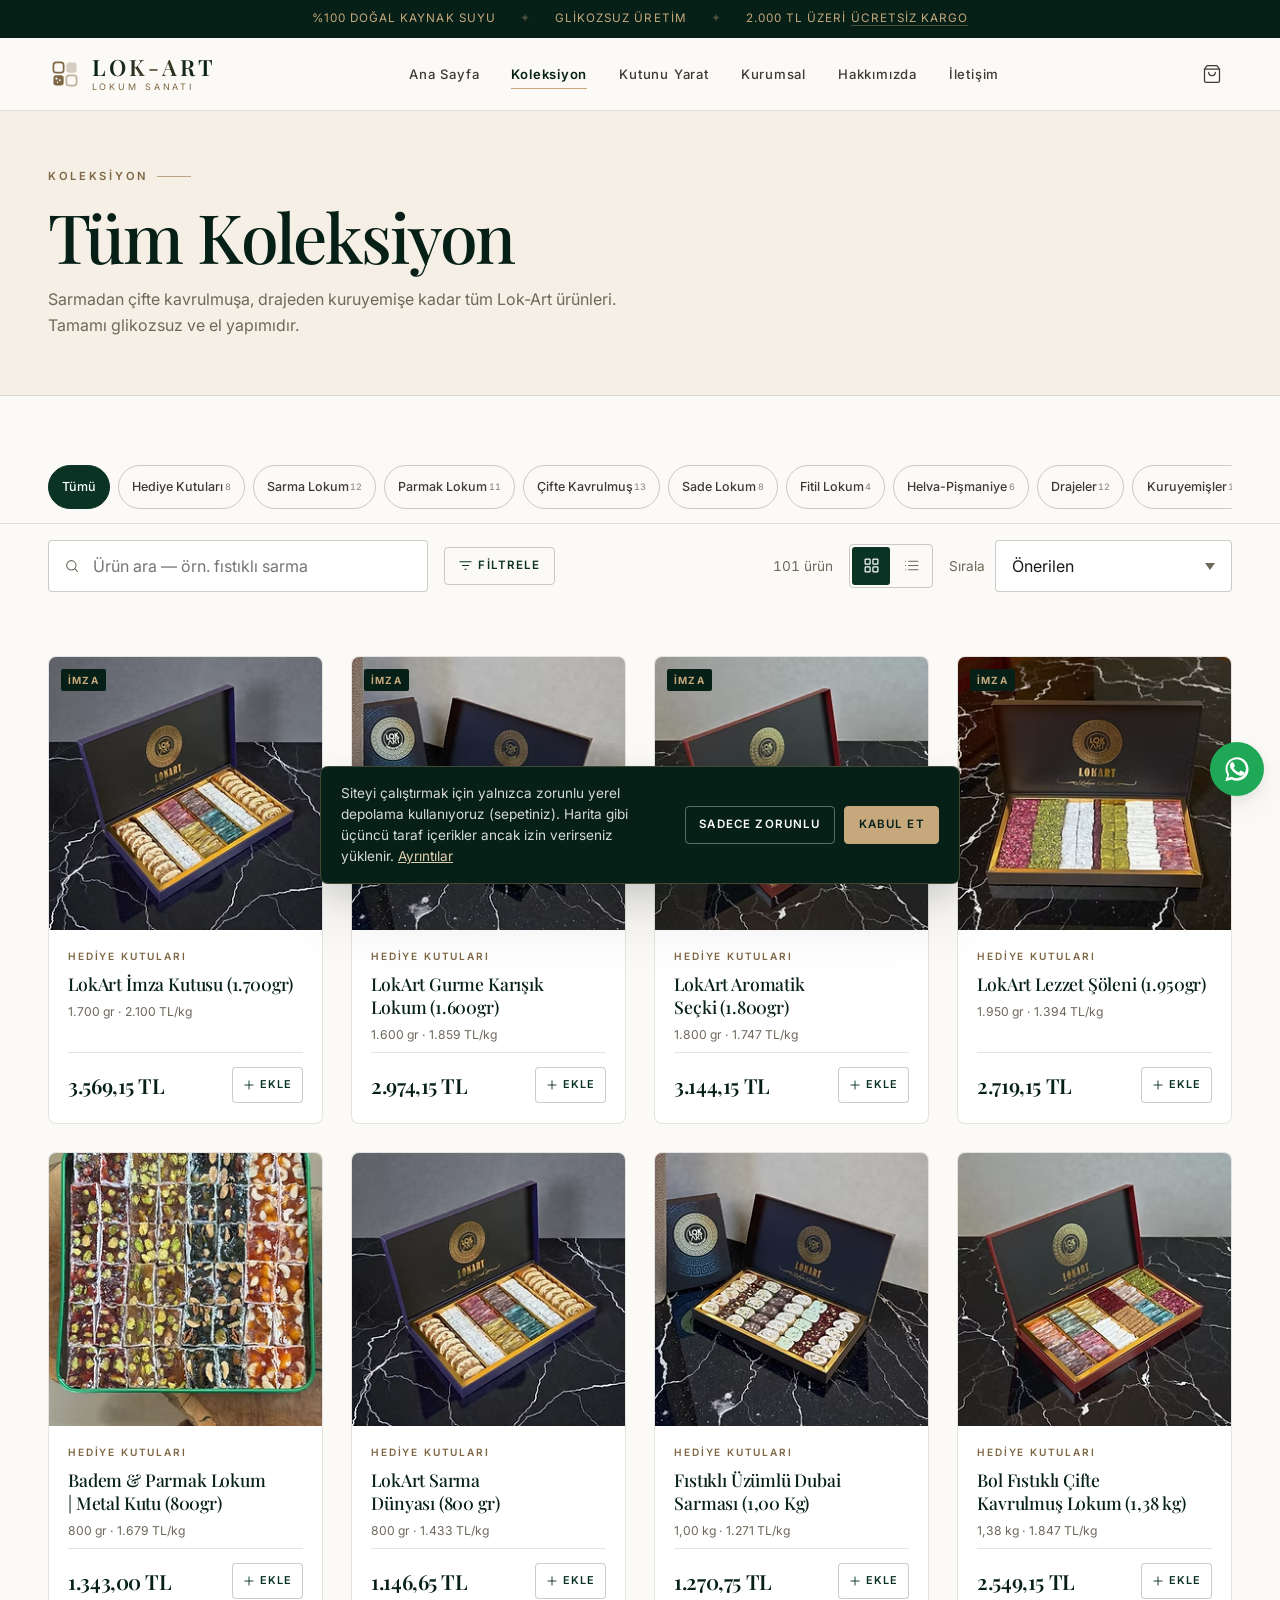
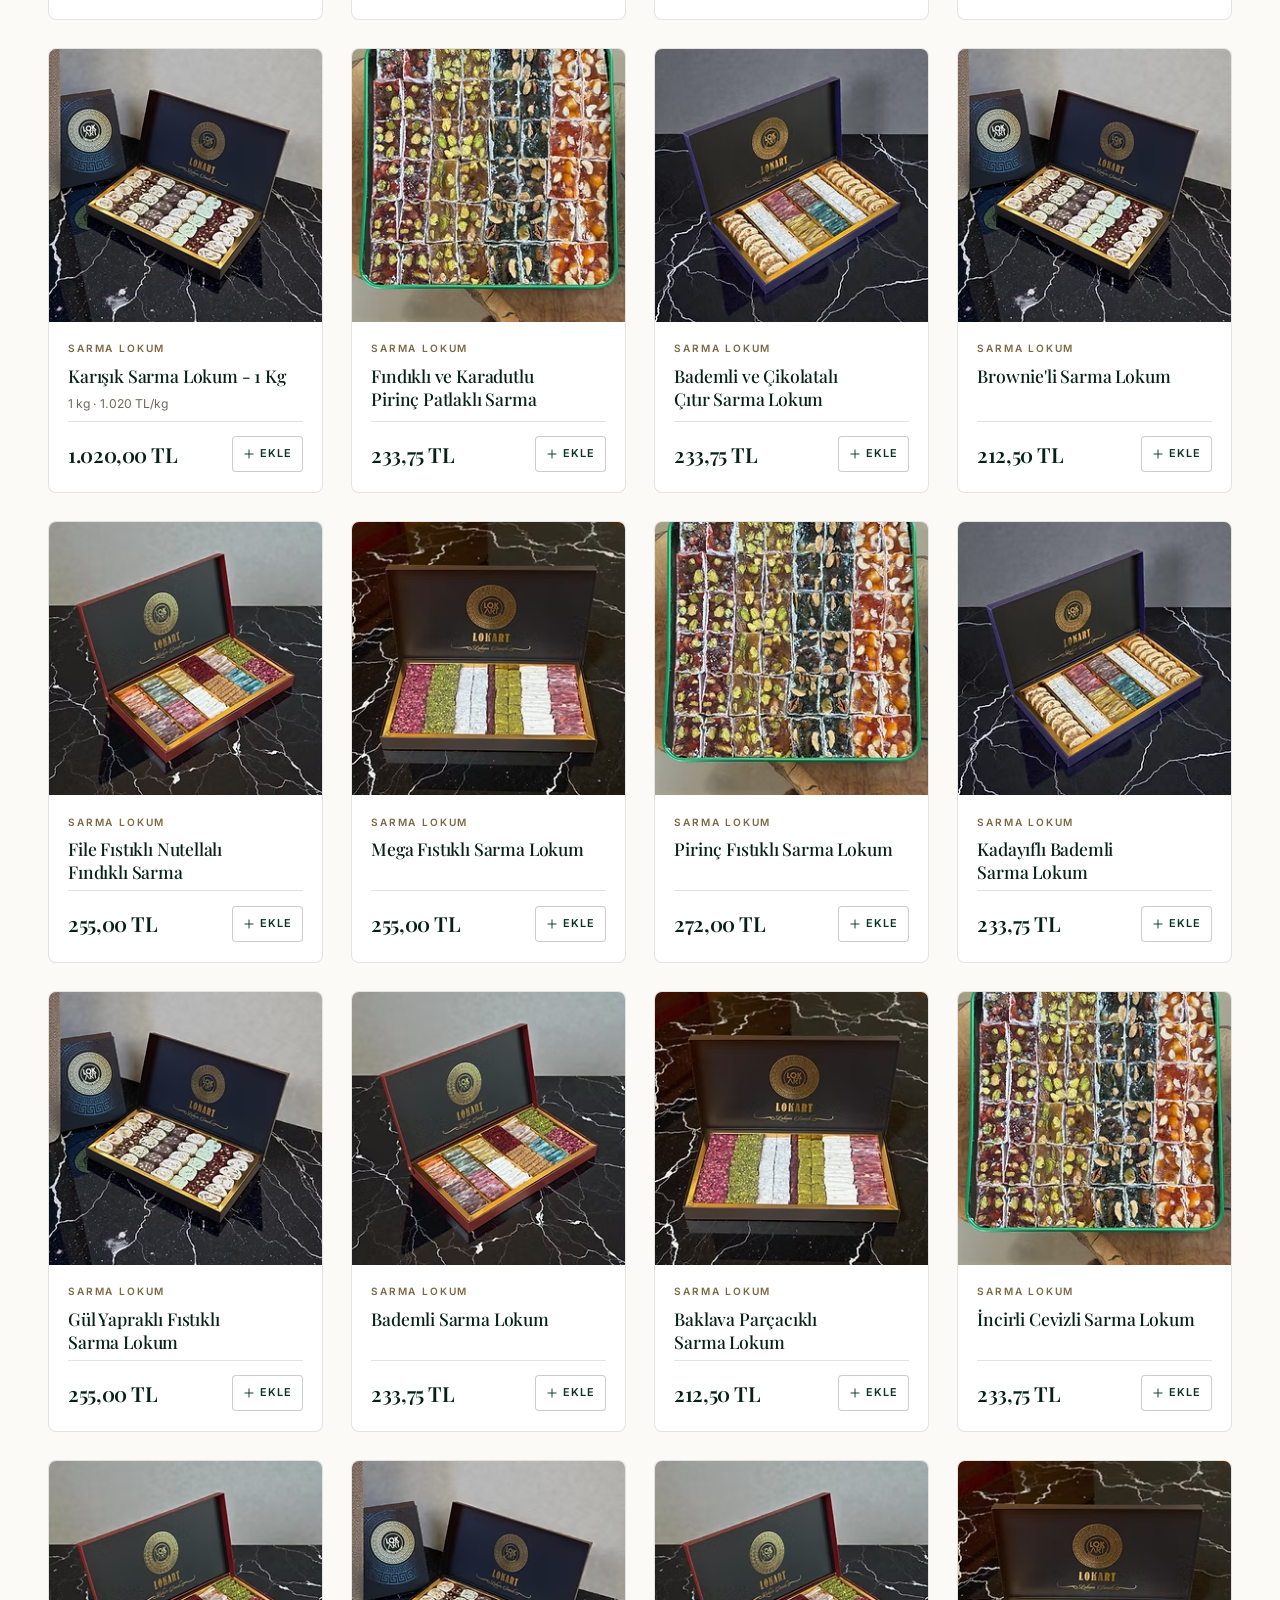
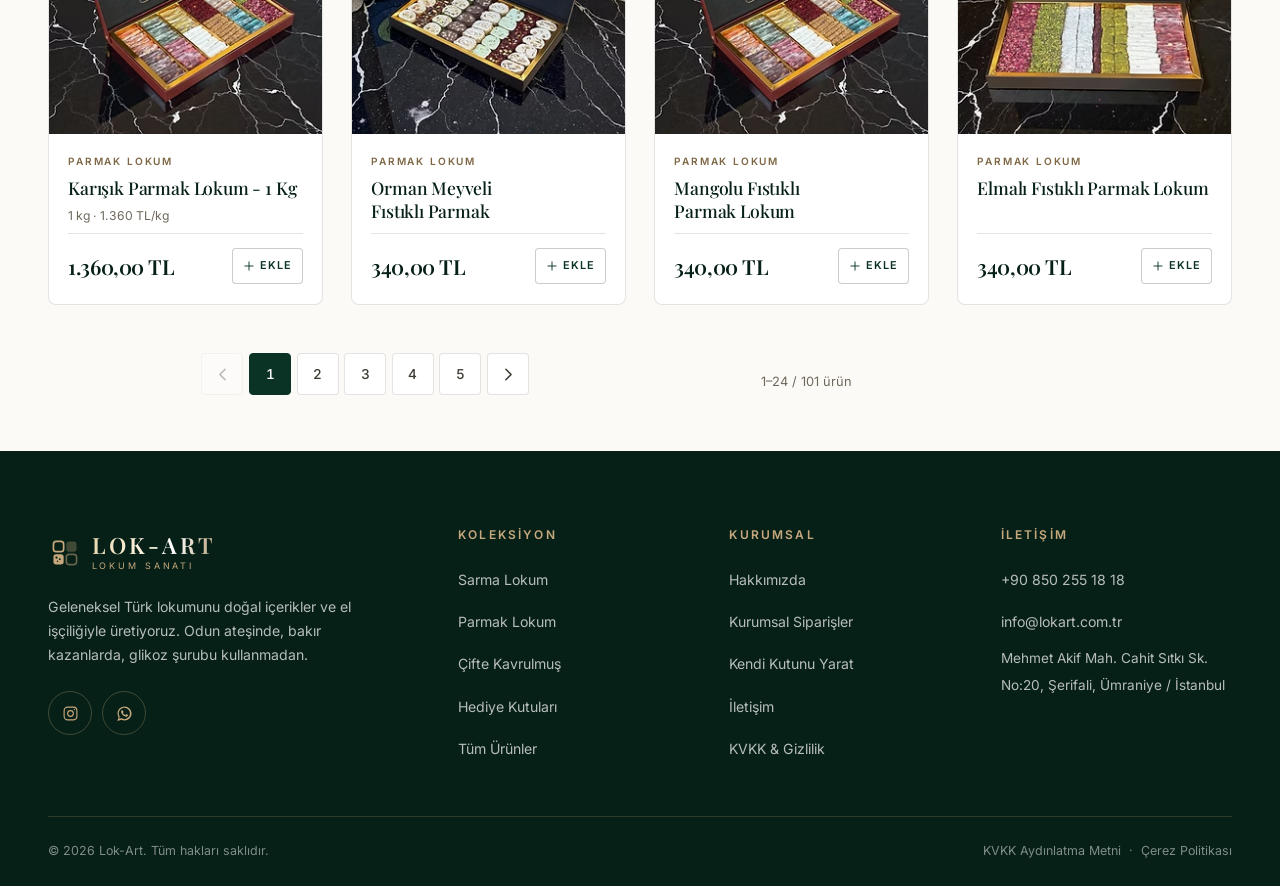
<file: urunler.html>
<!DOCTYPE html>
<html lang="tr">
<head>
<meta charset="UTF-8">
<meta name="viewport" content="width=device-width, initial-scale=1">
<title>Koleksiyon — Tüm Lokum Çeşitleri | Lok-Art</title>
<meta name="description" content="Sarma lokum, parmak lokum, çifte kavrulmuş, fitil ve sade lokum, drajeler, kuruyemişler ve hediye kutuları. 100+ glikozsuz el yapımı ürün.">
<meta name="theme-color" content="#062018">
<script>document.documentElement.className+=" js";</script>
<meta name="author" content="Lok-Art">
<link rel="canonical" href="https://www.lokart.com.tr/urunler.html">

<meta property="og:type" content="website">
<meta property="og:site_name" content="Lok-Art">
<meta property="og:locale" content="tr_TR">
<meta property="og:title" content="Koleksiyon — Tüm Lokum Çeşitleri | Lok-Art">
<meta property="og:description" content="Sarma lokum, parmak lokum, çifte kavrulmuş, fitil ve sade lokum, drajeler, kuruyemişler ve hediye kutuları. 100+ glikozsuz el yapımı ürün.">
<meta property="og:url" content="https://www.lokart.com.tr/urunler.html">
<meta property="og:image" content="https://www.lokart.com.tr/assets/hero.jpg">
<meta property="og:image:width" content="1360">
<meta property="og:image:height" content="768">
<meta name="twitter:card" content="summary_large_image">

<link rel="icon" href="assets/favicon.svg" type="image/svg+xml">
<link rel="icon" href="favicon.ico" sizes="32x32">
<link rel="apple-touch-icon" href="apple-touch-icon.png">

<link rel="preconnect" href="https://fonts.googleapis.com">
<link rel="preconnect" href="https://fonts.gstatic.com" crossorigin>
<link rel="stylesheet" href="https://fonts.googleapis.com/css2?family=Playfair+Display:wght@500;600&family=Inter:wght@400;500;600;700&display=swap">
<link rel="stylesheet" href="style.css">
</head>
<body data-page="catalog">
<a class="skip-link" href="#main">İçeriğe geç</a>
<div class="topbar">
  <div class="container">
    <span>%100 Doğal Kaynak Suyu</span><span class="topbar__sep">✦</span>
    <span>Glikozsuz Üretim</span><span class="topbar__sep">✦</span>
    <span>2.000 TL üzeri <a href="iletisim.html">ücretsiz kargo</a></span>
  </div>
</div>

<header class="site-header">
  <div class="container">
    <a class="brand" href="index.html" aria-label="Lok-Art ana sayfa">
      <svg class="brand__mark" viewBox="0 0 100 100" aria-hidden="true" focusable="false"><rect class="bm-l" x="16" y="16" width="30" height="30" rx="8"/><rect class="bm-t" x="54" y="16" width="30" height="30" rx="8"/><rect class="bm-s" x="16" y="54" width="30" height="30" rx="8"/><rect class="bm-l2" x="54" y="54" width="30" height="30" rx="8"/><circle class="bm-d" cx="25.0" cy="63.6" r="3.4"/><circle class="bm-d" cx="34.6" cy="68.1" r="2.8"/><circle class="bm-d" cx="28.0" cy="74.4" r="2.2"/></svg>
      <span class="brand__text">
        <span class="brand__name">LOK-ART</span>
        <span class="brand__tag">Lokum Sanatı</span>
      </span>
    </a>

    <nav class="nav" aria-label="Ana menü"><ul style="display:contents"><li><a href="index.html">Ana Sayfa</a></li><li><a href="urunler.html" aria-current="page">Koleksiyon</a></li><li><a href="kutunu-yarat.html">Kutunu Yarat</a></li><li><a href="kurumsal.html">Kurumsal</a></li><li><a href="hakkimizda.html">Hakkımızda</a></li><li><a href="iletisim.html">İletişim</a></li></ul></nav>

    <div class="header-actions">
      <button class="icon-btn cart-btn" type="button" data-open-cart aria-label="Sepeti aç">
        <svg viewBox="0 0 24 24" fill="none" stroke="currentColor" stroke-width="1.5" stroke-linecap="round" stroke-linejoin="round"><path d="M6 2 3 6v14a2 2 0 0 0 2 2h14a2 2 0 0 0 2-2V6l-3-4z"/><path d="M3 6h18"/><path d="M16 10a4 4 0 0 1-8 0"/></svg><span class="cart-btn__count" data-cart-count>0</span>
      </button>
      <button class="icon-btn burger" type="button" data-open-mnav aria-label="Menüyü aç"><svg viewBox="0 0 24 24" fill="none" stroke="currentColor" stroke-width="1.6" stroke-linecap="round"><path d="M3 6h18M3 12h18M3 18h18"/></svg></button>
    </div>
  </div>
</header>

<main id="main">
  <div class="page-head">
    <div class="container">
      <span class="eyebrow">Koleksiyon</span>
      <h1 id="catalogHeading">Tüm Koleksiyon</h1>
      <p>Sarmadan çifte kavrulmuşa, drajeden kuruyemişe kadar tüm Lok-Art ürünleri.
         Tamamı glikozsuz ve el yapımıdır.</p>
    </div>
  </div>

  <section class="section section--tight">
    <div class="container">
      <div class="filterbar" id="filterBar">
        <div class="filterbar__scroll">
          <div class="chips" id="catChips" role="group" aria-label="Kategori filtresi"></div>
        </div>
      </div>

      <div class="toolbar">
          <label class="search">
            <span class="sr-only">Ürün ara</span>
            <svg viewBox="0 0 24 24" fill="none" stroke="currentColor" stroke-width="1.7" stroke-linecap="round"><circle cx="11" cy="11" r="7"/><path d="m20 20-3.2-3.2"/></svg>
            <input class="input" type="search" id="searchInput" placeholder="Ürün ara — örn. fıstıklı sarma" autocomplete="off">
          </label>
          <button class="btn btn--outline btn--sm toolbar__filter" type="button" id="filterToggle"
                  aria-expanded="false" aria-controls="filterPanel">
            <svg viewBox="0 0 24 24" fill="none" stroke="currentColor" stroke-width="1.7" stroke-linecap="round"><path d="M3 6h18M7 12h10M11 18h2"/></svg>
            Filtrele<span class="toolbar__filter-n" id="filterCount" hidden></span>
          </button>
          <span class="toolbar__spacer"></span>
          <span class="small muted toolbar__count" id="resultCount" role="status" aria-live="polite"></span>
        <div class="toolbar__view" role="group" aria-label="Görünüm">
          <button class="viewbtn" type="button" data-view="grid" aria-label="Izgara görünümü" aria-pressed="true">
            <svg viewBox="0 0 24 24" fill="none" stroke="currentColor" stroke-width="1.7"><rect x="3" y="3" width="7" height="7" rx="1"/><rect x="14" y="3" width="7" height="7" rx="1"/><rect x="3" y="14" width="7" height="7" rx="1"/><rect x="14" y="14" width="7" height="7" rx="1"/></svg>
          </button>
          <button class="viewbtn" type="button" data-view="list" aria-label="Liste görünümü" aria-pressed="false">
            <svg viewBox="0 0 24 24" fill="none" stroke="currentColor" stroke-width="1.7" stroke-linecap="round"><path d="M8 6h13M8 12h13M8 18h13M3.5 6h.01M3.5 12h.01M3.5 18h.01"/></svg>
          </button>
        </div>
        <div class="toolbar__sort">
          <label class="small muted" for="sortSelect">Sırala</label>
          <select class="select" id="sortSelect" style="width:auto;min-width:190px">
            <option value="default">Önerilen</option>
            <option value="price-asc">Fiyat: düşükten yükseğe</option>
            <option value="price-desc">Fiyat: yüksekten düşüğe</option>
            <option value="name">İsme göre (A–Z)</option>
          </select>
        </div>
      </div>

      <!-- Filtre paneli: masaüstünde satır içi açılır, mobilde alttan panel olur -->
      <div class="filters" id="filterPanel" hidden>
        <div class="filters__head">
          <h2 class="filters__title">Filtrele</h2>
          <button class="icon-btn" type="button" data-close-filters aria-label="Filtreleri kapat">
            <svg viewBox="0 0 24 24" fill="none" stroke="currentColor" stroke-width="1.6" stroke-linecap="round"><path d="M18 6 6 18M6 6l12 12"/></svg>
          </button>
        </div>
        <div class="filters__body">
          <fieldset class="filters__group">
            <legend>İçerik</legend>
            <div class="filters__opts" id="tagFilters"></div>
          </fieldset>
          <fieldset class="filters__group">
            <legend>Fiyat</legend>
            <div class="filters__opts" id="priceFilters">
              <label class="filters__opt"><input type="radio" name="fiyat" value="all" checked> Tümü</label>
              <label class="filters__opt"><input type="radio" name="fiyat" value="0-250"> 250 TL altı</label>
              <label class="filters__opt"><input type="radio" name="fiyat" value="250-500"> 250 – 500 TL</label>
              <label class="filters__opt"><input type="radio" name="fiyat" value="500-1000"> 500 – 1.000 TL</label>
              <label class="filters__opt"><input type="radio" name="fiyat" value="1000-2000"> 1.000 – 2.000 TL</label>
              <label class="filters__opt"><input type="radio" name="fiyat" value="2000-"> 2.000 TL üzeri</label>
            </div>
          </fieldset>
        </div>
        <div class="filters__foot">
          <button class="btn btn--outline btn--sm" type="button" id="clearFilters">Temizle</button>
          <button class="btn btn--gold btn--sm" type="button" data-close-filters>Sonuçları gör</button>
        </div>
      </div>

      <div class="activefilters" id="activeFilters" hidden></div>

      <h2 class="sr-only">Ürünler</h2>
      <div class="grid grid--products" id="catalogGrid">
        <div class="skeleton skeleton-card"></div><div class="skeleton skeleton-card"></div>
        <div class="skeleton skeleton-card"></div><div class="skeleton skeleton-card"></div>
      </div>

      <nav class="pager" id="pager" aria-label="Sayfalar"></nav>
    </div>
  </section>
</main>
<footer class="site-footer">
  <div class="container">
    <div class="footer-grid">
      <div>
        <span class="brand">
          <svg class="brand__mark" viewBox="0 0 100 100" aria-hidden="true" focusable="false"><rect class="bm-l" x="16" y="16" width="30" height="30" rx="8"/><rect class="bm-t" x="54" y="16" width="30" height="30" rx="8"/><rect class="bm-s" x="16" y="54" width="30" height="30" rx="8"/><rect class="bm-l2" x="54" y="54" width="30" height="30" rx="8"/><circle class="bm-d" cx="25.0" cy="63.6" r="3.4"/><circle class="bm-d" cx="34.6" cy="68.1" r="2.8"/><circle class="bm-d" cx="28.0" cy="74.4" r="2.2"/></svg>
          <span class="brand__text">
            <span class="brand__name">LOK-ART</span>
            <span class="brand__tag">Lokum Sanatı</span>
          </span>
        </span>
        <p>Geleneksel Türk lokumunu doğal içerikler ve el işçiliğiyle üretiyoruz.
           Odun ateşinde, bakır kazanlarda, glikoz şurubu kullanmadan.</p>
        <div class="socials">
          <a href="#" data-cfg="instagram" target="_blank" rel="noopener" aria-label="Instagram"><svg viewBox="0 0 24 24" fill="none" stroke="currentColor" stroke-width="1.6"><rect x="3" y="3" width="18" height="18" rx="5"/><circle cx="12" cy="12" r="4"/><circle cx="17.5" cy="6.5" r="1" fill="currentColor" stroke="none"/></svg></a>
          <a href="#" data-wa-link="Merhaba, Lok-Art hakkında bilgi almak istiyorum." target="_blank" rel="noopener" aria-label="WhatsApp"><svg viewBox="0 0 24 24" fill="currentColor"><path d="M12.04 2C6.6 2 2.18 6.42 2.18 11.87c0 1.92.53 3.72 1.46 5.26L2 22.5l5.5-1.6a9.83 9.83 0 0 0 4.54 1.12h.01c5.44 0 9.86-4.42 9.86-9.87C21.91 6.42 17.49 2 12.04 2Zm0 17.98a8.1 8.1 0 0 1-4.16-1.15l-.3-.18-3.1.9.83-3.02-.2-.31a8.1 8.1 0 0 1-1.24-4.35c0-4.49 3.66-8.14 8.17-8.14a8.14 8.14 0 0 1 .01 16.25Zm4.47-6.1c-.24-.13-1.45-.72-1.67-.8-.23-.08-.39-.12-.55.12-.16.24-.63.8-.77.96-.14.16-.28.18-.52.06-.24-.12-1.01-.37-1.93-1.19-.71-.63-1.19-1.42-1.33-1.66-.14-.24-.02-.37.1-.49.11-.11.24-.28.36-.42.12-.14.16-.24.24-.4.08-.16.04-.3-.02-.42-.06-.12-.55-1.33-.76-1.82-.2-.48-.4-.41-.55-.42h-.47c-.16 0-.42.06-.64.3-.22.24-.84.82-.84 2s.86 2.32.98 2.48c.12.16 1.7 2.6 4.12 3.64.58.25 1.03.4 1.38.51.58.18 1.1.16 1.52.1.46-.07 1.45-.59 1.65-1.16.2-.57.2-1.06.14-1.16-.06-.1-.22-.16-.46-.28Z"/></svg></a>
        </div>
      </div>

      <div>
        <h2 class="footer-head">Koleksiyon</h2>
        <ul>
          <li><a href="urunler.html?kategori=sarma-lokum">Sarma Lokum</a></li>
          <li><a href="urunler.html?kategori=parmak-lokum">Parmak Lokum</a></li>
          <li><a href="urunler.html?kategori=cifte-kavrulmus">Çifte Kavrulmuş</a></li>
          <li><a href="urunler.html?kategori=hediye-kutulari">Hediye Kutuları</a></li>
          <li><a href="urunler.html">Tüm Ürünler</a></li>
        </ul>
      </div>

      <div>
        <h2 class="footer-head">Kurumsal</h2>
        <ul>
          <li><a href="hakkimizda.html">Hakkımızda</a></li>
          <li><a href="kurumsal.html">Kurumsal Siparişler</a></li>
          <li><a href="kutunu-yarat.html">Kendi Kutunu Yarat</a></li>
          <li><a href="iletisim.html">İletişim</a></li>
          <li><a href="kvkk.html">KVKK &amp; Gizlilik</a></li>
        </ul>
      </div>

      <div>
        <h2 class="footer-head">İletişim</h2>
        <ul>
          <li><a href="#" data-cfg="phoneDisplay">+90 850 255 18 18</a></li>
          <li><a href="#" data-cfg="email">info@lokart.com.tr</a></li>
          <li><span data-cfg="address" class="small"></span></li>
        </ul>
      </div>
    </div>

    <div class="footer-bottom">
      <span>&copy; <span id="year">2026</span> Lok-Art. Tüm hakları saklıdır.</span>
      <span><a href="kvkk.html">KVKK Aydınlatma Metni</a> &nbsp;·&nbsp; <a href="kvkk.html#cerez">Çerez Politikası</a></span>
    </div>
  </div>
</footer>

<script src="data/index.js" defer></script>
<script src="app.js" defer></script>
</body>
</html>
</file>
<file: style.css>
/* ==========================================================================
   LOK-ART — Tasarım Sistemi
   Yapı: 1 Tokenlar · 2 Reset · 3 Tipografi · 4 Yerleşim · 5 Bileşenler
         6 Header/Footer · 7 Sayfa blokları · 8 Yardımcılar · 9 Responsive
   ========================================================================== */

/* ------------------------------ 1. TOKENLAR ------------------------------ */
:root{
  /* Marka renkleri */
  --emerald-900:#062018;
  --emerald-800:#0A3325;
  --emerald-700:#0F4331;
  --emerald-600:#15573F;
  --emerald-50:#EDF3F0;

  --gold:#C6A87C;         /* koyu zeminde metin ve vurgu */
  --gold-light:#E3D0AE;
  --gold-dark:#A5875A;    /* çizgi, kenarlık, dekoratif — metin için değil */
  --gold-ink:#7D6744;     /* açık zeminde küçük metin: kontrast 5.2:1, AA geçer */

  --cream:#FCFAF6;
  --cream-2:#F5EFE5;
  --cream-3:#EDE4D6;

  --ink:#1B1A17;
  --ink-2:#3D3A34;
  --muted:#6E685C;
  --line:rgba(27,26,23,.12);
  --line-strong:rgba(27,26,23,.22);
  --line-gold:rgba(198,168,124,.35);

  --danger:#9C3B2E;
  --success:#2F6B4F;

  /* Ölçek */
  --container:1280px;
  --container-wide:1480px;
  --gutter:clamp(1.25rem, 4vw, 3rem);
  --radius-sm:4px;
  --radius:8px;
  --radius-lg:16px;

  /* Boşluk */
  --space-1:.25rem; --space-2:.5rem;  --space-3:.75rem; --space-4:1rem;
  --space-5:1.5rem; --space-6:2rem;   --space-7:3rem;   --space-8:4rem;
  --space-9:6rem;
  /* İki bölüm ritmi: liste bölümleri sıkı, öne çıkan bölümler geniş.
     Tek ölçü kullanınca sayfa monoton bir merdivene dönüşüyordu. */
  --section-y:clamp(3rem, 6vw, 5.5rem);
  --section-y-lg:clamp(4.5rem, 9vw, 8rem);

  /* Tipografi */
  --font-display:'Playfair Display', 'Georgia', serif;
  --font-body:'Inter', -apple-system, BlinkMacSystemFont, 'Segoe UI', Roboto, sans-serif;

  /* Gölge */
  --shadow-sm:0 1px 2px rgba(6,32,24,.06), 0 2px 8px rgba(6,32,24,.04);
  --shadow:0 4px 12px rgba(6,32,24,.07), 0 12px 32px rgba(6,32,24,.06);
  --shadow-lg:0 12px 32px rgba(6,32,24,.12), 0 32px 64px rgba(6,32,24,.10);

  /* Hareket */
  --ease:cubic-bezier(.22,.61,.36,1);
  --dur:.35s;

  --header-h:72px;
}

/* -------------------------------- 2. RESET ------------------------------- */
*,*::before,*::after{box-sizing:border-box}
html{-webkit-text-size-adjust:100%; scroll-behavior:smooth; scroll-padding-top:calc(var(--header-h) + 24px)}
body{
  margin:0;
  font-family:var(--font-body);
  font-size:1rem;
  line-height:1.65;
  color:var(--ink);
  background:var(--cream);
  -webkit-font-smoothing:antialiased;
  overflow-x:hidden;
}
body.is-locked{overflow:hidden}
img,video,svg{display:block; max-width:100%; height:auto}
picture{display:contents}
button,input,select,textarea{font:inherit; color:inherit}
button{background:none; border:0; cursor:pointer}
a{color:inherit; text-decoration:none}
ul,ol{margin:0; padding:0; list-style:none}
h1,h2,h3,h4,h5,p,figure{margin:0}
table{border-collapse:collapse; width:100%}
:focus-visible{outline:2px solid var(--gold-dark); outline-offset:3px; border-radius:2px}
::selection{background:var(--gold); color:var(--emerald-900)}

@media (prefers-reduced-motion:reduce){
  *,*::before,*::after{animation-duration:.01ms !important; animation-iteration-count:1 !important;
    transition-duration:.01ms !important; scroll-behavior:auto !important}
}

/* ------------------------------ 3. TİPOGRAFİ ----------------------------- */
/* Serif başlıklar puntoyla birlikte sıkılaşır: 64px'te -.015em fazla gevşek durur. */
h1,h2,h3,h4,.display{font-family:var(--font-display); font-weight:500; line-height:1.12;
  letter-spacing:-.02em; color:var(--emerald-900); text-wrap:balance}
h1,.h1{font-size:clamp(2.5rem, 5.6vw, 4.25rem); letter-spacing:-.03em; line-height:1.04}
h2,.h2{font-size:clamp(1.9rem, 3.8vw, 3rem); letter-spacing:-.025em; line-height:1.1}
h3,.h3{font-size:clamp(1.3rem, 2.2vw, 1.7rem)}
h4,.h4{font-size:1.05rem; font-family:var(--font-body); font-weight:600; letter-spacing:0}
p{max-width:68ch; text-wrap:pretty}
.lead{font-size:clamp(1.08rem,1.7vw,1.28rem); color:var(--ink-2); line-height:1.68; max-width:60ch}
.eyebrow{
  font-size:.7rem; letter-spacing:.24em; text-transform:uppercase; font-weight:600;
  color:var(--gold-ink); display:flex; align-items:center; gap:.75em;
  margin-bottom:var(--space-4);
}
/* Eyebrow'un yanındaki ince altın çizgi — bölüm başlangıcını görünür kılar */
.eyebrow::after{content:''; flex:0 0 34px; height:1px; background:var(--gold-dark); opacity:.7}
.eyebrow--light{color:var(--gold)}
.eyebrow--light::after{background:var(--gold); opacity:.55}
.section__head--center .eyebrow,.text-center .eyebrow,.showcase--text .eyebrow{justify-content:center}
.section__head--center .eyebrow::before,.text-center .eyebrow::before{content:''; flex:0 0 34px;
  height:1px; background:var(--gold-dark); opacity:.7}
.gold{color:var(--gold-ink)}
.muted{color:var(--muted)}
small,.small{font-size:.85rem}

/* ------------------------------- 4. YERLEŞİM ----------------------------- */
.container{width:100%; max-width:var(--container); margin-inline:auto; padding-inline:var(--gutter)}
.container--narrow{max-width:820px}
.section{padding-block:var(--section-y)}
.section--lg{padding-block:var(--section-y-lg)}
.section--tight{padding-block:clamp(2.25rem,4.5vw,3.5rem)}
.section--dark{background:var(--emerald-900); color:var(--cream)}
.section--dark h1,.section--dark h2,.section--dark h3{color:#fff}
.section--dark p{color:rgba(252,250,246,.78)}
.section--cream{background:var(--cream-2)}

.section__head{margin-bottom:clamp(1.75rem,3.2vw,2.75rem); max-width:760px}
.section__head--center{margin-inline:auto; text-align:center}
.section__head p{margin-top:var(--space-4); color:var(--muted)}
.section__head--center p{margin-inline:auto}

.grid{display:grid; gap:clamp(1rem,2.2vw,2rem)}
.grid--products{grid-template-columns:repeat(auto-fill, minmax(240px,1fr))}
.grid--2{grid-template-columns:repeat(auto-fit, minmax(300px,1fr))}
.grid--3{grid-template-columns:repeat(auto-fit, minmax(260px,1fr))}
.grid--4{grid-template-columns:repeat(auto-fit, minmax(210px,1fr))}

.stack{display:flex; flex-direction:column; gap:var(--space-4)}
.row{display:flex; align-items:center; gap:var(--space-3); flex-wrap:wrap}
.row--between{justify-content:space-between}

/* ------------------------------ 5. BİLEŞENLER ---------------------------- */

/* -- Butonlar -- */
.btn{
  --btn-bg:var(--emerald-800); --btn-fg:#fff; --btn-bd:var(--emerald-800);
  display:inline-flex; align-items:center; justify-content:center; gap:.55em;
  padding:.85em 1.7em; min-height:46px;
  font-size:.82rem; font-weight:600; letter-spacing:.1em; text-transform:uppercase;
  background:var(--btn-bg); color:var(--btn-fg); border:1px solid var(--btn-bd);
  border-radius:var(--radius-sm); cursor:pointer; text-align:center;
  transition:background var(--dur) var(--ease), color var(--dur) var(--ease),
             border-color var(--dur) var(--ease), transform .15s var(--ease);
}
.btn:hover{--btn-bg:var(--emerald-600); --btn-bd:var(--emerald-600)}
.btn:active{transform:translateY(1px)}
.btn[disabled],.btn[aria-disabled="true"]{opacity:.4; cursor:not-allowed; transform:none}
.btn svg{width:18px; height:18px; flex-shrink:0}
.btn--sm svg{width:15px; height:15px}

.btn--gold{--btn-bg:var(--gold); --btn-fg:var(--emerald-900); --btn-bd:var(--gold)}
.btn--gold:hover{--btn-bg:var(--gold-light); --btn-bd:var(--gold-light)}
.btn--outline{--btn-bg:transparent; --btn-fg:var(--emerald-800); --btn-bd:var(--line-strong)}
.btn--outline:hover{--btn-bg:var(--emerald-800); --btn-fg:#fff; --btn-bd:var(--emerald-800)}
.btn--outline-light{--btn-bg:transparent; --btn-fg:var(--gold); --btn-bd:var(--line-gold)}
.btn--outline-light:hover{--btn-bg:var(--gold); --btn-fg:var(--emerald-900); --btn-bd:var(--gold)}
.btn--wa{--btn-bg:#1FA855; --btn-fg:#fff; --btn-bd:#1FA855}
.btn--wa:hover{--btn-bg:#178a44; --btn-bd:#178a44}
.btn--sm{padding:.6em 1.15em; min-height:38px; font-size:.72rem}
.btn--block{width:100%}

.link-arrow{
  display:inline-flex; align-items:center; gap:.5em; font-size:.8rem; font-weight:600;
  letter-spacing:.12em; text-transform:uppercase; color:var(--emerald-700);
  border-bottom:1px solid var(--line-gold); padding-bottom:.35em;
  transition:gap .25s var(--ease), color .25s var(--ease), border-color .25s var(--ease);
}
.link-arrow:hover{gap:.9em; color:var(--gold-ink); border-color:var(--gold)}
.link-arrow--light{color:var(--gold)}
.link-arrow--light:hover{color:var(--gold-light)}

/* -- Rozet / etiket -- */
.badge{
  display:inline-flex; align-items:center; gap:.4em;
  padding:.35em .75em; font-size:.66rem; font-weight:600; letter-spacing:.1em;
  text-transform:uppercase; color:var(--emerald-700);
  background:var(--emerald-50); border:1px solid var(--line-gold); border-radius:100px;
}
.badge--gold{background:rgba(198,168,124,.16); color:var(--gold-ink)}
.badge--solid{background:var(--gold); color:var(--emerald-900); border-color:var(--gold)}

/* -- Ürün kartı -- */
.card{
  position:relative; display:flex; flex-direction:column; height:100%;
  background:#fff; border:1px solid var(--line); border-radius:var(--radius);
  overflow:hidden;
  transition:transform var(--dur) var(--ease), box-shadow var(--dur) var(--ease),
    border-color var(--dur) var(--ease);
}
.card:hover{transform:translateY(-5px); box-shadow:var(--shadow-lg); border-color:var(--line-gold)}
.card:focus-within{border-color:var(--gold)}
.card__media{position:relative; aspect-ratio:1; background:var(--cream-2); overflow:hidden}
.card__media img{width:100%; height:100%; object-fit:cover; transition:transform .6s var(--ease)}
.card:hover .card__media img{transform:scale(1.05)}
.card__flag{
  position:absolute; top:12px; left:12px; z-index:2;
  padding:.3em .7em; font-size:.62rem; font-weight:700; letter-spacing:.12em;
  text-transform:uppercase; background:var(--emerald-900); color:var(--gold); border-radius:2px;
}
.card__body{display:flex; flex-direction:column; flex:1; gap:.4rem; padding:1.15rem 1.2rem 1.25rem}
.card__cat{font-size:.63rem; letter-spacing:.18em; text-transform:uppercase; color:var(--gold-ink); font-weight:600}
.card__title{
  font-family:var(--font-display); font-size:1.1rem; font-weight:500; line-height:1.3;
  letter-spacing:-.01em; color:var(--emerald-900); margin-top:.1rem;
  display:-webkit-box; -webkit-line-clamp:2; -webkit-box-orient:vertical; overflow:hidden;
}
.card__meta{font-size:.76rem; color:var(--muted)}
.card__foot{
  display:flex; align-items:center; justify-content:space-between; gap:.6rem;
  margin-top:auto; padding-top:.9rem; border-top:1px solid var(--line);
}
.card__price{font-family:var(--font-display); font-size:1.3rem; font-weight:600;
  color:var(--emerald-900); white-space:nowrap; letter-spacing:-.02em}
.card__link{position:absolute; inset:0; z-index:1}
/* "+" yerine yazılı düğme: ne yaptığı tahmin gerektirmesin */
.card__add{
  position:relative; z-index:2; flex-shrink:0;
  display:inline-flex; align-items:center; gap:.4em;
  height:36px; padding-inline:.85em;
  font-size:.68rem; font-weight:600; letter-spacing:.1em; text-transform:uppercase;
  border:1px solid var(--line-strong); border-radius:var(--radius-sm);
  color:var(--emerald-800); background:#fff;
  transition:background .25s var(--ease), color .25s var(--ease), border-color .25s var(--ease);
}
.card__add:hover{background:var(--emerald-800); color:#fff; border-color:var(--emerald-800)}
.card__add svg{width:14px; height:14px}
.card__flag + picture img, .card__media picture{border-radius:0}

/* -- Yatay kaydırmalı raf -- */
/* Rafın sağa devam ettiği görünsün: kenarda solma + ok düğmeleri */
.shelf{position:relative}
.shelf::after{
  content:''; position:absolute; inset-block:0; right:calc(var(--gutter) * -1); width:96px;
  background:linear-gradient(to left, var(--cream), transparent);
  pointer-events:none; z-index:2;
}
.section--cream .shelf::after{background:linear-gradient(to left, var(--cream-2), transparent)}
.shelf__nav{
  position:absolute; top:38%; z-index:3; width:44px; height:44px;
  display:none; place-items:center; border-radius:100px;
  background:#fff; border:1px solid var(--line-strong); color:var(--emerald-800);
  box-shadow:var(--shadow); transition:background .2s var(--ease), color .2s var(--ease);
}
.shelf__nav:hover{background:var(--emerald-800); color:#fff; border-color:var(--emerald-800)}
.shelf__nav[hidden]{display:none !important}
.shelf__nav--prev{left:-14px}
.shelf__nav--next{right:-14px}
.shelf__nav svg{width:18px; height:18px}
@media (hover:hover) and (min-width:861px){ .shelf__nav{display:grid} }
.shelf__track{
  display:grid; grid-auto-flow:column; grid-auto-columns:minmax(230px,265px);
  gap:1.25rem; overflow-x:auto; scroll-snap-type:x mandatory;
  padding-block:.5rem 1.25rem; margin-inline:calc(var(--gutter) * -1); padding-inline:var(--gutter);
  /* Snap noktası gutter'ı hesaba katsın; yoksa raf açılışta 48px kaymış başlıyor
     ve "başa döndük mü" kontrolü hep yanlış sonuç veriyor. */
  scroll-padding-inline:var(--gutter);
  scrollbar-width:thin; scrollbar-color:var(--line-strong) transparent;
}
.shelf__track > *{scroll-snap-align:start}
.shelf__track::-webkit-scrollbar{height:5px}
.shelf__track::-webkit-scrollbar-thumb{background:var(--line-strong); border-radius:100px}
.shelf__track::-webkit-scrollbar-track{background:transparent}

/* -- Filtre çubuğu -- */
/* Yüzlerce üründe filtreler ekranda kalmalı: aşağı kaydırırken yapışır */
.filterbar{
  position:sticky; top:calc(var(--header-h) - 1px); z-index:40;
  background:var(--cream); border-bottom:1px solid var(--line);
  margin-inline:calc(var(--gutter) * -1); padding-inline:var(--gutter);
  transition:box-shadow .25s var(--ease);
}
.filterbar.is-stuck{box-shadow:0 6px 20px rgba(6,32,24,.07)}
/* Kategoriler tek satırda kalır: yapışkan çubuk ikinci satıra taşıp ekranı yemesin.
   Taşan kısım yatay kaydırılır, sağ kenardaki solma devamı olduğunu gösterir. */
.filterbar{position:sticky}
.filterbar__scroll{position:relative}
.filterbar__scroll::after{
  content:''; position:absolute; inset-block:0; right:calc(var(--gutter) * -1); width:56px;
  background:linear-gradient(to left, var(--cream), transparent); pointer-events:none;
}
.filterbar .chips{
  display:flex; flex-wrap:nowrap; gap:.5rem; overflow-x:auto; padding-block:.85rem;
  scrollbar-width:none; -ms-overflow-style:none;
}
.filterbar .chips::-webkit-scrollbar{display:none}
.filterbar .chip{flex:0 0 auto}

.toolbar{
  display:flex; flex-wrap:wrap; gap:.75rem 1rem; align-items:center;
  padding-block:1rem; margin-bottom:1.75rem;
}
.toolbar .search{flex:1 1 240px; max-width:380px; min-width:0}
.toolbar__spacer{flex:1 1 auto}
.toolbar__count{font-variant-numeric:tabular-nums; white-space:nowrap}
.toolbar__sort{display:flex; align-items:center; gap:.6rem; flex:0 0 auto}

@media (max-width:640px){
  /* Mobilde araç çubuğu 4 satıra yayılıp ürünleri ekrandan itiyordu:
     arama tek satır, fiyat ve sıralama yan yana, sayaç altta ince bir satır. */
  .toolbar{gap:.55rem; padding-block:.85rem; margin-bottom:1.25rem}
  .toolbar .search{flex:1 1 100%; max-width:none; order:1}
  #priceSelect{flex:1 1 0; min-width:0 !important; order:2}
  .toolbar__spacer{display:none}
  .toolbar__filter{flex:1 1 0; order:2}
  .toolbar__view{order:3}
  .toolbar__sort{flex:1 1 0; min-width:0; gap:.4rem; order:4}
  .toolbar__sort label{display:none}
  .toolbar__sort .select{flex:1; min-width:0 !important}
  .toolbar__count{order:5; flex:1 1 100%; margin-top:.15rem}
}

/* -- Görünüm değiştirme -- */
.toolbar__view{display:flex; gap:2px; flex:0 0 auto; border:1px solid var(--line-strong); border-radius:var(--radius-sm); padding:2px}
.viewbtn{
  width:38px; height:38px; display:grid; place-items:center; border-radius:3px;
  color:var(--muted); transition:background .2s var(--ease), color .2s var(--ease);
}
.viewbtn svg{width:17px; height:17px}
.viewbtn:hover{color:var(--emerald-800)}
.viewbtn[aria-pressed="true"]{background:var(--emerald-800); color:#fff}

.toolbar__filter{flex:0 0 auto; gap:.45em}
.toolbar__filter-n[hidden]{display:none}
.toolbar__filter-n{
  display:inline-grid; place-items:center; min-width:18px; height:18px; padding-inline:4px;
  background:var(--gold); color:var(--emerald-900); border-radius:100px;
  font-size:.62rem; font-weight:700;
}

/* -- Filtre paneli -- */
.filters{
  border:1px solid var(--line); border-radius:var(--radius); background:#fff;
  margin-bottom:1.5rem; box-shadow:var(--shadow-sm);
}
.filters__head{display:none}
.filters__body{
  display:grid; grid-template-columns:repeat(auto-fit,minmax(240px,1fr));
  gap:1.5rem 2rem; padding:1.35rem 1.5rem;
}
.filters__group{border:0; margin:0; padding:0; min-width:0}
.filters__group legend{
  padding:0 0 .7rem; font-size:.7rem; font-weight:700; letter-spacing:.16em;
  text-transform:uppercase; color:var(--gold-ink);
}
.filters__opts{display:grid; grid-template-columns:repeat(auto-fill,minmax(150px,1fr)); gap:.15rem .75rem}
.filters__opt{
  display:flex; align-items:center; gap:.55rem; min-height:34px;
  font-size:.86rem; color:var(--ink-2); cursor:pointer;
}
.filters__opt input{width:17px; height:17px; accent-color:var(--emerald-700); flex-shrink:0}
.filters__n{margin-left:auto; font-size:.76rem; color:var(--muted); font-variant-numeric:tabular-nums}
.filters__foot{
  display:flex; justify-content:flex-end; gap:.6rem;
  padding:.9rem 1.5rem; border-top:1px solid var(--line); background:var(--cream);
}
.filters__foot .btn--gold{display:none}

/* -- Uygulanan filtreler -- */
.activefilters{display:flex; flex-wrap:wrap; gap:.5rem; margin-bottom:1.25rem}
.afilter{
  display:inline-flex; align-items:center; gap:.5em; min-height:34px;
  padding:.3em .5em .3em .85em; font-size:.78rem; color:var(--emerald-900);
  background:var(--emerald-50); border:1px solid var(--line-gold); border-radius:100px;
  transition:background .2s var(--ease);
}
.afilter span[aria-hidden]{font-size:1.05rem; line-height:1; color:var(--muted)}
.afilter:hover{background:var(--cream-3)}
.afilter--clear{background:transparent; border-color:transparent; color:var(--gold-ink);
  text-decoration:underline; padding-inline:.5em}

/* -- Liste görünümü -- */
.rows{display:grid; gap:.4rem}
.row-item{
  position:relative; display:grid; align-items:center; gap:1rem;
  grid-template-columns:56px minmax(0,1fr) auto;
  padding:.5rem .8rem; background:#fff;
  border:1px solid var(--line); border-radius:var(--radius-sm);
  transition:border-color .2s var(--ease), box-shadow .2s var(--ease);
}
.row-item:hover{border-color:var(--line-gold); box-shadow:var(--shadow-sm)}
.row-item__media{position:relative; width:56px; aspect-ratio:1; border-radius:3px; overflow:hidden; background:var(--cream-2)}
.row-item__media img{width:100%; height:100%; object-fit:cover}
.row-item__flag{position:absolute; top:2px; left:3px; z-index:2; color:var(--gold); font-size:.8rem; text-shadow:0 1px 3px rgba(0,0,0,.6)}
.row-item__body{min-width:0}
.row-item__cat{font-size:.6rem; letter-spacing:.16em; text-transform:uppercase; color:var(--gold-ink); font-weight:600}
.row-item__title{
  font-family:var(--font-display); font-size:1rem; font-weight:500; line-height:1.3;
  color:var(--emerald-900); margin-top:.1rem;
  overflow:hidden; text-overflow:ellipsis; white-space:nowrap;
}
.row-item__meta{font-size:.75rem; color:var(--muted); margin-top:.1rem}
.row-item__buy{display:flex; align-items:center; gap:.85rem; flex-shrink:0}
.row-item__price{font-family:var(--font-display); font-size:1.1rem; font-weight:600;
  color:var(--emerald-900); white-space:nowrap; letter-spacing:-.01em}

@media (max-width:900px){
  /* Mobilde filtreler ekranı yemesin: alttan açılan panel olur */
  .filters{
    position:fixed; left:0; right:0; bottom:0; top:auto; z-index:90;
    margin:0; border-radius:var(--radius-lg) var(--radius-lg) 0 0;
    max-height:82vh; display:flex; flex-direction:column;
    box-shadow:0 -10px 40px rgba(6,32,24,.25);
    transform:translateY(100%); transition:transform .3s var(--ease);
  }
  .filters.is-open{transform:translateY(0)}
  .filters__head{
    display:flex; align-items:center; justify-content:space-between;
    padding:1rem 1.15rem .85rem; border-bottom:1px solid var(--line);
  }
  .filters__title{font-size:1.15rem; margin:0}
  .filters__body{grid-template-columns:1fr; gap:1.35rem; padding:1.15rem; overflow-y:auto}
  .filters__foot{padding:.85rem 1.15rem calc(.85rem + env(safe-area-inset-bottom,0px))}
  .filters__foot .btn--gold{display:inline-flex; flex:1}
  .filters__foot .btn--outline{flex:0 0 auto}
}

/* Liste görünümü telefonda "hepsini gör" içindir: satır mümkün olduğunca alçak.
   Kategori satırı gizlenir (zaten kategoriye göre filtreliyor olabilir) ve
   sepete ekle düğmesi kalkar — satıra dokunmak ürün sayfasına gider. */
@media (max-width:900px){
  .row-item{grid-template-columns:46px minmax(0,1fr) auto; gap:.65rem; padding:.35rem .6rem}
  .row-item__media{width:46px}
  .row-item__cat{display:none}
  .row-item__title{font-size:.88rem; white-space:normal;
    display:-webkit-box; -webkit-line-clamp:2; -webkit-box-orient:vertical}
  .row-item__meta{font-size:.7rem}
  .row-item__buy .card__add{display:none}
  .row-item__price{font-size:.95rem}
}

/* -- Arama önerisi -- */
.suggest{
  position:absolute; top:calc(100% + 6px); left:0; right:0; z-index:50;
  background:#fff; border:1px solid var(--line-strong); border-radius:var(--radius-sm);
  box-shadow:var(--shadow-lg); overflow:hidden auto; max-height:min(62vh,420px);
}
.suggest__item{
  display:grid; grid-template-columns:40px minmax(0,1fr) auto; align-items:center; gap:.75rem;
  padding:.55rem .8rem; border-bottom:1px solid var(--line);
}
.suggest__item:last-child{border-bottom:0}
.suggest__item:hover,.suggest__item.is-active{background:var(--cream-2)}
.suggest__item img{width:40px; height:40px; object-fit:cover; border-radius:3px; background:var(--cream-2)}
.suggest__text{display:grid; min-width:0}
.suggest__text strong{font-size:.86rem; font-weight:500; color:var(--emerald-900);
  overflow:hidden; text-overflow:ellipsis; white-space:nowrap}
.suggest__text small{font-size:.7rem; color:var(--muted)}
.suggest__price{font-size:.85rem; font-weight:600; color:var(--emerald-800); white-space:nowrap}

/* Sayfalama */
.pager{display:flex; justify-content:center; align-items:center; gap:.35rem; flex-wrap:wrap; margin-top:clamp(2rem,4vw,3rem)}
.pager__btn{
  min-width:42px; height:42px; padding-inline:.7em;
  display:inline-flex; align-items:center; justify-content:center;
  font-size:.85rem; font-weight:500; font-variant-numeric:tabular-nums;
  color:var(--ink-2); background:#fff;
  border:1px solid var(--line); border-radius:var(--radius-sm);
  transition:border-color .2s var(--ease), background .2s var(--ease), color .2s var(--ease);
}
.pager__btn:hover:not([disabled]):not(.is-active){border-color:var(--gold); color:var(--gold-ink)}
.pager__btn.is-active{background:var(--emerald-800); border-color:var(--emerald-800); color:#fff}
.pager__btn[disabled]{opacity:.35; cursor:not-allowed}
.pager__gap{padding-inline:.3rem; color:var(--muted)}
.pager__info{width:100%; text-align:center; margin-top:.85rem; font-size:.8rem; color:var(--muted)}
.chips{display:flex; gap:.5rem; flex-wrap:wrap}
.chip{
  /* Telefonda parmakla basılıyor: 44px'in altına inmesin */
  min-height:44px; display:inline-flex; align-items:center;
  padding:.5em 1.05em; font-size:.78rem; font-weight:500; color:var(--ink-2);
  background:transparent; border:1px solid var(--line-strong); border-radius:100px;
  transition:all .25s var(--ease); white-space:nowrap;
}
.chip:hover{border-color:var(--gold); color:var(--gold-ink)}
.chip[aria-pressed="true"],.chip.is-active{background:var(--emerald-800); color:#fff; border-color:var(--emerald-800)}
.chip__n{font-size:.72em; opacity:.55; font-variant-numeric:tabular-nums; margin-left:.15em}
.chip.is-active .chip__n{opacity:.75}

.select, .input, .textarea{
  width:100%; padding:.75em 1em; min-height:46px;
  background:#fff; color:var(--ink);
  border:1px solid var(--line-strong); border-radius:var(--radius-sm);
  transition:border-color .25s var(--ease), box-shadow .25s var(--ease);
}
.select{
  appearance:none; padding-right:2.5em; cursor:pointer;
  background-image:url("data:image/svg+xml,%3Csvg xmlns='http://www.w3.org/2000/svg' viewBox='0 0 12 8'%3E%3Cpath fill='%236E685C' d='M6 8 0 0h12z'/%3E%3C/svg%3E");
  background-repeat:no-repeat; background-position:right 1em center; background-size:10px;
}
.input:focus,.select:focus,.textarea:focus{
  outline:none; border-color:var(--gold); box-shadow:0 0 0 3px rgba(198,168,124,.2);
}
.textarea{min-height:120px; resize:vertical; line-height:1.6}
.search{position:relative; min-width:min(280px,100%)}
.search .input{padding-left:2.75em}
.search svg{position:absolute; left:1em; top:50%; transform:translateY(-50%); width:16px; height:16px; color:var(--muted); pointer-events:none}

/* -- Form -- */
.form{display:grid; gap:1.1rem}
.form__row{display:grid; gap:1.1rem; grid-template-columns:repeat(auto-fit,minmax(220px,1fr))}
.field{display:grid; gap:.4rem}
.field > label{font-size:.78rem; font-weight:600; letter-spacing:.06em; color:var(--ink-2)}
.field .hint{font-size:.75rem; color:var(--muted)}
.field--error .input,.field--error .textarea,.field--error .select{border-color:var(--danger)}
.field .error{font-size:.75rem; color:var(--danger); display:none}
.field--error .error{display:block}
.form--dark .input,.form--dark .textarea,.form--dark .select{
  background:rgba(255,255,255,.06); border-color:rgba(198,168,124,.28); color:#fff;
}
.form--dark .input::placeholder,.form--dark .textarea::placeholder{color:rgba(255,255,255,.4)}
.form--dark .field > label{color:var(--gold)}
/* Bir üstteki `background` kısayolu repeat/position/size'ı sıfırlıyor; yalnızca
   görseli geri koymak yetmiyordu — ok tüm alana döşeniyordu. Hepsi birlikte yazılmalı. */
.form--dark .select{
  background-image:url("data:image/svg+xml,%3Csvg xmlns='http://www.w3.org/2000/svg' viewBox='0 0 12 8'%3E%3Cpath fill='%23C6A87C' d='M6 8 0 0h12z'/%3E%3C/svg%3E");
  background-repeat:no-repeat;
  background-position:right 1em center;
  background-size:10px;
}
.form--dark option{color:var(--ink)}

.checkbox{display:flex; gap:.65rem; align-items:flex-start; font-size:.82rem; color:var(--muted); line-height:1.5}
.checkbox input{width:18px; height:18px; margin-top:.15rem; accent-color:var(--emerald-700); flex-shrink:0}

/* -- Bildirim -- */
/* Sepet çekmecesi ve WhatsApp butonunun üstüne binmemesi için sol altta konumlanır. */
.toasts{position:fixed; left:1rem; bottom:1rem; z-index:200; display:flex; flex-direction:column; gap:.6rem; pointer-events:none}
.toast{
  display:flex; align-items:center; gap:.7rem; max-width:min(360px,calc(100vw - 2rem));
  padding:.9rem 1.15rem; background:var(--emerald-900); color:var(--cream);
  border-left:3px solid var(--gold); border-radius:var(--radius-sm);
  box-shadow:var(--shadow-lg); font-size:.87rem; line-height:1.45;
  animation:toast-in .4s var(--ease);
}
.toast.is-out{animation:toast-out .3s var(--ease) forwards}
@keyframes toast-in{from{opacity:0; transform:translateY(12px) scale(.97)}to{opacity:1; transform:none}}
@keyframes toast-out{to{opacity:0; transform:translateX(20px)}}

/* -- Sepet çekmecesi -- */
.overlay{
  position:fixed; inset:0; z-index:120; background:rgba(6,32,24,.5);
  backdrop-filter:blur(3px); opacity:0; visibility:hidden; transition:opacity var(--dur) var(--ease), visibility var(--dur);
}
.overlay.is-open{opacity:1; visibility:visible}

.drawer{
  position:fixed; top:0; right:0; bottom:0; z-index:130;
  width:min(430px,100vw); display:flex; flex-direction:column;
  background:var(--cream); box-shadow:var(--shadow-lg);
  transform:translateX(100%); transition:transform var(--dur) var(--ease);
  visibility:hidden;
}
.drawer.is-open{transform:none; visibility:visible}
.drawer__head{
  display:flex; align-items:center; justify-content:space-between; gap:1rem;
  padding:1.25rem var(--space-5); border-bottom:1px solid var(--line); flex-shrink:0;
}
.drawer__title{font-family:var(--font-display); font-size:1.3rem; color:var(--emerald-900)}
.drawer__body{flex:1; overflow-y:auto; padding:var(--space-5); display:flex; flex-direction:column; gap:1rem}
.drawer__foot{padding:var(--space-5); border-top:1px solid var(--line); background:#fff; flex-shrink:0}
.icon-btn{
  width:40px; height:40px; display:grid; place-items:center; border-radius:50%;
  color:var(--ink-2); transition:background .2s var(--ease), color .2s var(--ease);
}
.icon-btn:hover{background:var(--cream-3); color:var(--emerald-900)}
.icon-btn svg{width:20px; height:20px}

.line-item{display:grid; grid-template-columns:72px 1fr auto; gap:.9rem; align-items:start;
  padding-bottom:1rem; border-bottom:1px solid var(--line)}
.line-item:last-child{border-bottom:0; padding-bottom:0}
.line-item__img{width:72px; aspect-ratio:1; object-fit:cover; border-radius:var(--radius-sm); background:var(--cream-2)}
.line-item__name{font-size:.87rem; font-weight:600; line-height:1.35; color:var(--emerald-900); margin-bottom:.2rem}
.line-item__meta{font-size:.75rem; color:var(--muted)}
.line-item__price{font-weight:600; font-size:.9rem; white-space:nowrap; color:var(--emerald-800)}
.qty{display:inline-flex; align-items:center; border:1px solid var(--line-strong); border-radius:var(--radius-sm); margin-top:.45rem}
.qty button{width:28px; height:28px; display:grid; place-items:center; font-size:1rem; color:var(--ink-2); line-height:1}
.qty button:hover{color:var(--emerald-900); background:var(--cream-2)}
.qty span{min-width:30px; text-align:center; font-size:.85rem; font-weight:600}
.line-item__remove{font-size:.72rem; color:var(--muted); text-decoration:underline; margin-top:.4rem; display:inline-block}
.line-item__remove:hover{color:var(--danger)}

.totals{display:grid; gap:.5rem; margin-bottom:1rem}
.totals__row{display:flex; justify-content:space-between; font-size:.87rem; color:var(--muted)}
.totals__row--grand{padding-top:.6rem; border-top:1px solid var(--line);
  font-family:var(--font-display); font-size:1.35rem; color:var(--emerald-900); font-weight:600}

.empty{display:grid; place-items:center; gap:1rem; text-align:center; padding:3rem 1rem; color:var(--muted)}
.empty svg{width:44px; height:44px; color:var(--line-strong)}

/* -- Açılır kapanır (SSS) -- */
.acc{border-top:1px solid var(--line)}
.acc__item{border-bottom:1px solid var(--line)}
.acc__btn{
  display:flex; justify-content:space-between; align-items:center; gap:1rem; width:100%;
  padding:1.35rem 0; text-align:left; font-size:1rem; font-weight:600; color:var(--emerald-900);
}
.acc__btn:hover{color:var(--gold-ink)}
.acc__btn::after{content:'+'; font-size:1.5rem; font-weight:400; color:var(--gold-dark); transition:transform .3s var(--ease)}
.acc__btn[aria-expanded="true"]::after{transform:rotate(45deg)}
.acc__panel{display:grid; grid-template-rows:0fr; transition:grid-template-rows .35s var(--ease)}
.acc__btn[aria-expanded="true"] + .acc__panel{grid-template-rows:1fr}
.acc__panel > div{overflow:hidden}
.acc__panel p{padding-bottom:1.35rem; color:var(--muted); font-size:.94rem}

/* -- Ekmek kırıntısı -- */
.breadcrumb{display:flex; flex-wrap:wrap; gap:.45rem; align-items:center; font-size:.78rem; color:var(--muted); padding-block:1.5rem}
.breadcrumb a:hover{color:var(--gold-ink); text-decoration:underline}
.breadcrumb span[aria-current]{color:var(--ink-2)}

/* ---------------------------- 6. HEADER / FOOTER ------------------------- */
.topbar{
  background:var(--emerald-900); color:var(--gold);
  font-size:.73rem; letter-spacing:.09em; text-transform:uppercase;
}
.topbar .container{display:flex; align-items:center; justify-content:center; gap:1.5rem;
  min-height:38px; text-align:center; flex-wrap:wrap; padding-block:.4rem}
.topbar a{border-bottom:1px solid var(--line-gold)}
.topbar a:hover{color:var(--gold-light)}
.topbar__sep{opacity:.35}

.site-header{
  position:sticky; top:0; z-index:100;
  background:var(--cream);
  border-bottom:1px solid var(--line);
  transition:box-shadow .3s var(--ease);
}
.site-header.is-stuck{box-shadow:var(--shadow-sm)}
.site-header .container{display:flex; align-items:center; justify-content:space-between; gap:1.5rem; min-height:var(--header-h)}

/* Marka kilidi: işaret + kelime. İşaret dört lokum dilimi, biri iç harçlı. */
.brand{display:inline-flex; align-items:center; gap:.6rem; line-height:1; flex-shrink:0; padding-block:.4rem}
.brand__text{display:inline-flex; flex-direction:column; justify-content:center}
.brand__mark{width:34px; height:34px; flex-shrink:0; display:block}
.brand__mark .bm-l,.brand__mark .bm-l2{fill:none; stroke:var(--gold-ink); stroke-width:5}
.brand__mark .bm-l2{opacity:.5}
.brand__mark .bm-t{fill:var(--gold-ink); opacity:.3}
.brand__mark .bm-s{fill:var(--gold-ink)}
.brand__mark .bm-d{fill:var(--cream)}
/* Koyu zeminde altın */
.site-footer .brand__mark .bm-l,.site-footer .brand__mark .bm-l2,
.mobile-nav .brand__mark .bm-l,.mobile-nav .brand__mark .bm-l2{stroke:var(--gold)}
.site-footer .brand__mark .bm-t,.site-footer .brand__mark .bm-s,
.mobile-nav .brand__mark .bm-t,.mobile-nav .brand__mark .bm-s{fill:var(--gold)}
.site-footer .brand__mark .bm-d,.mobile-nav .brand__mark .bm-d{fill:var(--emerald-900)}
@media (max-width:640px){ .brand__mark{width:29px; height:29px} }
.brand__name{font-family:var(--font-display); font-size:1.4rem; font-weight:600; letter-spacing:.14em; color:var(--emerald-900)}

/* Marka yazısında metalik geçiş + sayfa açılışında tek bir parlama.
   Açık zeminde ALTIN kullanılmıyor: #C6A87C krem üzerinde 2,1:1, okunmuyor.
   Onun yerine mürekkepten sıcak bronza çıkan bir geçiş — en açık durak #7A6240,
   5,5:1. Koyu zeminde asıl metalik altın burada.
   Geçiş 260% genişlikte: parlak bant sağdan süzülüp yazının ortasında duruyor.
   İki ayrı keyframe var çünkü açık ve koyu zeminin duruş noktası farklı. */
.brand__name{
  background-image:linear-gradient(100deg,
    #062018 0%, #062018 32%, #1E2C1D 42%, #5C4B31 50%, #1A2A1C 58%, #062018 68%, #062018 100%);
  background-size:260% 100%; background-position:50% 0; background-repeat:no-repeat;
}
.site-footer .brand__name,.mobile-nav .brand__name{
  background-image:linear-gradient(100deg,
    #C6A87C 0%, #E8D6AE 24%, #FFF6E2 42%, #FFFFFF 50%, #A98B5C 66%, #C6A87C 100%);
  background-position:40% 0;
}
@supports ((-webkit-background-clip:text) or (background-clip:text)){
  .brand__name{
    display:inline-block;
    -webkit-background-clip:text; background-clip:text;
    -webkit-text-fill-color:transparent;
    animation:brandSheen 1.5s var(--ease) .4s 1 both;
  }
  .site-footer .brand__name,.mobile-nav .brand__name{animation-name:brandSheenDark}
  .brand:hover .brand__name{animation:brandSheen 1.2s var(--ease) 1 both}
  .site-footer .brand:hover .brand__name,
  .mobile-nav .brand:hover .brand__name{animation:brandSheenDark 1.2s var(--ease) 1 both}
}
@keyframes brandSheen{     from{background-position:100% 0} to{background-position:50% 0} }
@keyframes brandSheenDark{ from{background-position:100% 0} to{background-position:40% 0} }
@media (prefers-reduced-motion:reduce){
  /* Süzülme yok; geçiş olduğu yerde duruyor */
  .brand__name{animation:none !important}
}
@media print{
  /* Baskıda şeffaf dolgu beyaz çıkar */
  .brand__name{background-image:none; -webkit-text-fill-color:currentColor; color:#000 !important}
}
.brand__tag{font-size:.56rem; letter-spacing:.32em; text-transform:uppercase; color:var(--gold-ink); margin-top:.3rem}

.nav{display:flex; gap:2rem; align-items:center}
.nav a{
  position:relative; font-size:.82rem; font-weight:500; letter-spacing:.06em; color:var(--ink-2);
  padding-block:.4rem; transition:color .25s var(--ease);
}
.nav a::after{
  content:''; position:absolute; left:0; right:100%; bottom:0; height:1px;
  background:var(--gold); transition:right .3s var(--ease);
}
.nav a:hover{color:var(--emerald-900)}
.nav a:hover::after,.nav a[aria-current="page"]::after{right:0}
.nav a[aria-current="page"]{color:var(--emerald-900); font-weight:600}

.header-actions{display:flex; align-items:center; gap:.35rem; flex-shrink:0}
.cart-btn{position:relative}
.cart-btn__count{
  position:absolute; top:2px; right:2px; min-width:18px; height:18px; padding:0 4px;
  display:grid; place-items:center; font-size:.65rem; font-weight:700;
  background:var(--gold); color:var(--emerald-900); border-radius:100px;
  transform:scale(0); transition:transform .3s var(--ease);
}
.cart-btn__count.is-visible{transform:scale(1)}
.burger{display:none}

.mobile-nav{
  position:fixed; inset:0 0 0 auto; z-index:130; width:min(340px,88vw);
  background:var(--emerald-900); color:var(--cream);
  transform:translateX(100%); transition:transform var(--dur) var(--ease);
  visibility:hidden; display:flex; flex-direction:column; padding:1.25rem var(--space-5) 2rem;
  overflow-y:auto;
}
.mobile-nav.is-open{transform:none; visibility:visible}
.mobile-nav__head{display:flex; justify-content:space-between; align-items:center; margin-bottom:2rem}
.mobile-nav__head .icon-btn{color:var(--gold)}
.mobile-nav__head .icon-btn:hover{background:rgba(198,168,124,.15); color:#fff}
.mobile-nav ul{display:flex; flex-direction:column}
.mobile-nav ul a{
  display:block; padding:1rem 0; font-family:var(--font-display); font-size:1.25rem;
  color:var(--cream); border-bottom:1px solid rgba(198,168,124,.18);
}
.mobile-nav ul a:hover,.mobile-nav ul a[aria-current="page"]{color:var(--gold)}
.mobile-nav__foot{margin-top:auto; padding-top:2rem; display:grid; gap:.75rem; font-size:.82rem; color:rgba(252,250,246,.65)}
.mobile-nav__foot a{color:var(--gold)}

.site-footer{background:var(--emerald-900); color:rgba(252,250,246,.72); padding-block:clamp(3rem,6vw,5rem) 0}
.site-footer .footer-head{
  color:var(--gold); font-family:var(--font-body); font-size:.75rem; font-weight:600;
  letter-spacing:.18em; text-transform:uppercase; margin-bottom:1.15rem;
}
.site-footer .brand__name{color:#fff}
.site-footer .brand__tag{color:var(--gold)}
.footer-grid{display:grid; gap:2.5rem; grid-template-columns:1.6fr repeat(3,1fr)}
.footer-grid p{font-size:.88rem; line-height:1.7; margin-top:1.15rem; max-width:38ch}
.site-footer li + li{margin-top:.2rem}
.site-footer li a{
  display:inline-block; font-size:.88rem; padding-block:.5rem;
  transition:color .2s var(--ease);
}
.site-footer li a:hover{color:var(--gold)}
.footer-bottom{
  display:flex; justify-content:space-between; gap:1rem; flex-wrap:wrap;
  margin-top:3rem; padding-block:1.5rem; border-top:1px solid rgba(198,168,124,.2);
  font-size:.78rem; color:rgba(252,250,246,.5);
}
.footer-bottom a:hover{color:var(--gold)}
.socials{display:flex; gap:.65rem; margin-top:1.5rem}
.socials a{
  width:44px; height:44px; display:grid; place-items:center; border-radius:50%;
  border:1px solid rgba(198,168,124,.3); color:var(--gold);
  transition:background .25s var(--ease), color .25s var(--ease);
}
.socials a:hover{background:var(--gold); color:var(--emerald-900)}
.socials svg{width:17px; height:17px}

/* -- WhatsApp yüzen buton -- */
.wa-float{
  position:fixed; right:1rem; bottom:1rem; z-index:90;
  width:54px; height:54px; display:grid; place-items:center; border-radius:50%;
  background:#1FA855; color:#fff; box-shadow:var(--shadow);
  transition:transform .25s var(--ease);
}
.wa-float:hover{transform:scale(1.08)}
.wa-float svg{width:28px; height:28px}

/* --------------------------- 7. SAYFA BLOKLARI --------------------------- */

/* -- Hero -- */
.hero{position:relative; min-height:min(88vh,760px); display:flex; align-items:center;
  background:var(--emerald-900); color:var(--cream); overflow:hidden}
.hero__bg{position:absolute; inset:0; z-index:0}
.hero__bg img,.hero__bg video{width:100%; height:100%; object-fit:cover}
.hero__bg::after{
  content:''; position:absolute; inset:0;
  background:linear-gradient(100deg, rgba(6,32,24,.94) 0%, rgba(6,32,24,.82) 42%, rgba(6,32,24,.42) 100%);
}
.hero .container{position:relative; z-index:1; padding-block:clamp(4rem,10vw,7rem)}
.hero__inner{max-width:640px}
.hero h1{color:#fff; margin-bottom:1.5rem}
.hero h1 em{font-style:normal; color:var(--gold)}
.hero p{color:rgba(252,250,246,.8); font-size:clamp(1rem,1.6vw,1.15rem); margin-bottom:2.25rem; max-width:52ch}
.hero__cta{display:flex; gap:.85rem; flex-wrap:wrap}
.hero__badges{display:flex; gap:.5rem; flex-wrap:wrap; margin-bottom:1.75rem}
.hero__badges .badge{background:rgba(198,168,124,.14); color:var(--gold); border-color:var(--line-gold)}

/* -- Değer şeridi -- */
.values{background:var(--cream-2); border-block:1px solid var(--line)}
.values__grid{
  display:grid; grid-template-columns:repeat(auto-fit,minmax(220px,1fr));
  gap:2rem 0; padding-block:clamp(2.5rem,4vw,3.5rem);
}
.value{display:grid; gap:.65rem; padding-inline:clamp(1rem,2.5vw,2.25rem)}
.value:first-child{padding-left:0}
.value:last-child{padding-right:0}
.value + .value{border-left:1px solid var(--line)}
.value__icon{
  width:44px; height:44px; display:grid; place-items:center; margin-bottom:.35rem;
  color:var(--gold-ink); background:rgba(198,168,124,.15);
  border:1px solid var(--line-gold); border-radius:100px;
}
.value__icon svg{width:22px; height:22px; display:block}
.value h3{font-size:1rem; font-family:var(--font-body); font-weight:600; letter-spacing:0}
.value p{font-size:.87rem; color:var(--muted); line-height:1.6; max-width:34ch}
@media (max-width:860px){
  /* Telefonda dört değer alt alta ~550px yer kaplıyordu ve ürünleri aşağı itiyordu.
     2x2 ızgaraya al: yarı yarıya kısalıyor, okunurluk bozulmuyor. */
  .values__grid{grid-template-columns:repeat(2,minmax(0,1fr)); gap:1.75rem 1.25rem}
  .value{padding-inline:0}
  .value + .value{border-left:0}
  .value h3{font-size:.92rem}
  .value p{font-size:.8rem}
  .value__icon{width:38px; height:38px}
  .value__icon svg{width:19px; height:19px}
}
@media (max-width:400px){
  .values__grid{gap:1.5rem 1rem}
}

/* -- Hero içindeki dikey video (masaüstü) -- */
.hero__grid{
  display:grid; grid-template-columns:minmax(0,1fr) minmax(0,300px);
  gap:clamp(2rem,5vw,4rem); align-items:center;
}
.hero__grid .hero__inner{max-width:none}
.hero__video{
  position:relative; border-radius:var(--radius-lg); overflow:hidden;
  background:#000; box-shadow:var(--shadow-lg);
}
.hero__video::after{
  content:''; position:absolute; inset:0; border-radius:inherit;
  border:1px solid rgba(198,168,124,.4); pointer-events:none;
}
.hero__video video{width:100%; aspect-ratio:608/1016; object-fit:cover; display:block}
/* Video odak olduğu için arka fotoğraf yalnızca doku. <img> yerine CSS arka planı:
   mobilde medya sorgusu eşleşmediği için tarayıcı dosyayı hiç indirmiyor
   (<img> display:none olsa bile indiriliyordu — mobilde 109 KB boşa gidiyordu). */
.hero__bg::after{
  content:''; position:absolute; inset:0;
  background:linear-gradient(100deg, rgba(6,32,24,.985) 0%, rgba(6,32,24,.96) 55%, rgba(6,32,24,.9) 100%);
}
@media (min-width:901px){
  .hero__bg{background:var(--emerald-900) url('assets/hero.jpg') center/cover no-repeat}
}
.hero__bgvideo{display:none}

@media (max-width:900px){
  /* Mobilde video hero'nun arka planı olur: dikey oran (0.60) mobil hero oranına
     (0.70) neredeyse eşit — karenin %86'sı görünür, küçültme olduğu için net kalır.
     Yan kart olarak koyunca hero 890px'e çıkıp ekrandan taşıyordu. */
  .hero{min-height:min(78vh,620px)}
  .hero__grid{grid-template-columns:1fr}
  .hero__video{display:none}
  .hero__bgvideo{display:block; position:absolute; inset:0; width:100%; height:100%; object-fit:cover}
  .hero__bg::after{
    background:linear-gradient(to top, rgba(6,32,24,.94) 0%, rgba(6,32,24,.72) 45%, rgba(6,32,24,.55) 100%);
  }
}

/* -- Koyu metin şeridi -- */
.showcase{
  background:var(--emerald-900); color:var(--cream);
  padding-block:var(--section-y-lg); overflow:hidden;
}
.showcase--text{text-align:center}
.showcase--text .eyebrow{justify-content:center}
.showcase--text .eyebrow::before{content:''; flex:0 0 34px; height:1px; background:var(--gold); opacity:.55}
.showcase--text .lead,.showcase--text p{margin-inline:auto}
.showcase--text .showcase__cta{justify-content:center}
.showcase__body h2{color:#fff}
.showcase__body h2 em{font-style:italic; color:var(--gold)}
.showcase__body .lead{color:rgba(252,250,246,.9); margin-top:1.25rem}
.showcase__body p:not(.lead){color:rgba(252,250,246,.72); margin-top:1rem}
.showcase__cta{display:flex; gap:.75rem; flex-wrap:wrap; margin-top:2rem}



/* -- Kesit anlatımı: kaydırdıkça katmanlarına ayrılan dilim --
   Fotoğraf değil diyagram; ne olduğunu saklamıyor. Apple tarzı kare dizisi
   yerine IntersectionObserver + transform: her tarayıcıda çalışır. */
.cut{background:var(--emerald-900); color:var(--cream); padding-block:var(--section-y-lg)}
.cut .section__head{margin-inline:auto; text-align:center; max-width:640px}
.cut .section__head .eyebrow{justify-content:center}
.cut .section__head .eyebrow::before{content:''; flex:0 0 34px; height:1px; background:var(--gold); opacity:.55}
.cut h2{color:#fff}
.cut h2 em{font-style:italic; color:var(--gold)}

.cut__grid{
  position:relative;
  display:grid; grid-template-columns:minmax(0,0.9fr) minmax(0,1.1fr);
  gap:clamp(2rem,6vw,5rem); align-items:start;
}
/* Okunan maddeden görseldeki ilgili noktaya uzanan ince bağlantı çizgisi */
.cut__wires{position:absolute; inset:0; pointer-events:none; z-index:3; overflow:visible}
.cut__wire{opacity:.85}   /* uzunluk ve geçiş JS'te, yolun gerçek boyuna göre */
.cut__media{position:relative; display:block; width:min(340px,100%)}
.cut__pin{
  position:absolute; width:12px; height:12px; margin:-6px 0 0 -6px; border-radius:50%;
  background:var(--gold);
  box-shadow:0 0 0 5px rgba(198,168,124,.25), 0 0 0 1.5px rgba(6,32,24,.5) inset;
  opacity:0; transition:opacity .3s var(--ease), left .5s var(--ease), top .5s var(--ease);
  z-index:4; pointer-events:none;
}
.cut__stage{
  position:sticky; top:calc(50vh - 170px);
  display:grid; place-items:center; padding-block:1rem;
}
.cut__photo{
  display:block; width:100%; height:auto;
  border-radius:24px; background:var(--cream);
  box-shadow:0 26px 64px rgba(0,0,0,.45);
  outline:1px solid rgba(198,168,124,.4); outline-offset:-1px;
  opacity:0; transform:scale(.965); transform-origin:center;
  transition:opacity .6s var(--ease), transform .7s var(--ease);
}
.cut.is-open .cut__photo{opacity:1; transform:scale(1)}

.cut__list{display:grid; gap:clamp(1.75rem,4vw,3rem); counter-reset:cut}
.cut__item{
  display:grid; grid-template-columns:auto minmax(0,1fr); gap:.35rem 1rem;
  opacity:.5; transform:translateY(8px);
  transition:opacity .45s var(--ease), transform .45s var(--ease);
}
.cut__item.is-active{opacity:1; transform:none}
.cut__swatch{
  grid-row:span 2; width:30px; height:30px; margin-top:.3rem; border-radius:9px;
  background-color:var(--sw); background-size:cover; background-position:center;
  background-repeat:no-repeat;
  box-shadow:0 0 0 1px rgba(252,250,246,.3);
  transition:box-shadow .35s var(--ease);
}
.cut__item.is-active .cut__swatch{box-shadow:0 0 0 2px var(--gold)}
.cut__item h3{color:#fff; font-size:clamp(1.1rem,1.9vw,1.35rem); margin:0}
.cut__item p{color:rgba(252,250,246,.74); font-size:.94rem; line-height:1.65; margin:0; grid-column:2}
.cut__cta{display:flex; gap:.75rem; flex-wrap:wrap; justify-content:center; margin-top:clamp(2.5rem,5vw,4rem)}

@media (max-width:900px){
  /* Telefonda yapışkan diyagram metnin üstüne biniyordu. Sabitlemeyi kaldır:
     diyagram bir kez görünüp açılır, maddeler altında normal liste olarak okunur. */
  .cut__grid{grid-template-columns:1fr; gap:2rem}
  .cut__stage{position:static; padding-block:.5rem 1rem}
  .cut__wires,.cut__pin{display:none}
  .cut__media{width:min(280px,74vw)}
  .cut__list{gap:1.75rem}
  .cut__item{opacity:1; transform:none}
  .cut__item p{font-size:.9rem}
}
@media (prefers-reduced-motion:reduce){
  /* Hareket istemeyen kullanıcı: şema zaten tam okunur, animasyon yok */
  .cut__photo{opacity:1; transform:none; transition:none}
  .cut__item{opacity:1; transform:none; transition:none}
}

/* -- Üretim adımları (fotoğrafsız da ayakta duran anlatım) -- */
.steps{
  display:grid; grid-template-columns:repeat(auto-fit,minmax(230px,1fr));
  gap:clamp(1.5rem,3vw,2.5rem); counter-reset:step;
}
.step{position:relative; padding-top:1.5rem; border-top:1px solid var(--line-gold)}
.step__no{
  display:block; font-family:var(--font-display); font-size:1.6rem; font-weight:600;
  color:var(--gold-dark); line-height:1; margin-bottom:.85rem; letter-spacing:-.02em;
}
.step h3{font-size:1.12rem; margin-bottom:.6rem}
.step p{font-size:.9rem; color:var(--muted); line-height:1.65}

/* -- Kategori kartları -- */
.cat-card{
  position:relative; display:flex; flex-direction:column; justify-content:flex-end;
  min-height:260px; padding:1.5rem; overflow:hidden; border-radius:var(--radius);
  background:var(--emerald-800); color:#fff; isolation:isolate;
}
.cat-card img{position:absolute; inset:0; width:100%; height:100%; object-fit:cover; z-index:-2;
  transition:transform .7s var(--ease)}
.cat-card::after{content:''; position:absolute; inset:0; z-index:-1;
  background:linear-gradient(to top, rgba(6,32,24,.92) 12%, rgba(6,32,24,.28) 70%)}
.cat-card:hover img{transform:scale(1.06)}
.cat-card h3{color:#fff; font-size:1.3rem; margin-bottom:.3rem}
.cat-card span{font-size:.78rem; color:var(--gold); letter-spacing:.1em; text-transform:uppercase}

/* -- Hikaye / iki sütun -- */
.split{display:grid; gap:clamp(2rem,5vw,4.5rem); align-items:center; grid-template-columns:1fr 1fr}
.split--reverse .split__media{order:2}
.split__media{position:relative; border-radius:var(--radius); overflow:hidden; background:var(--cream-2)}
.split__media img,.split__media video{width:100%; aspect-ratio:4/3; object-fit:cover}
.split__body h2{margin-bottom:1.25rem}
.split__body p + p{margin-top:1rem}
.split__body .link-arrow{margin-top:1.75rem}

/* -- İstatistik -- */
.stats{display:grid; grid-template-columns:repeat(2,1fr); gap:2rem 1.5rem}
.stats > div{padding-left:1.25rem; border-left:1px solid rgba(198,168,124,.3)}
.stat__num{font-family:var(--font-display); font-size:clamp(2.25rem,4vw,3.25rem); color:var(--gold);
  line-height:1; letter-spacing:-.02em; font-variant-numeric:tabular-nums}
.stat__label{font-size:.72rem; letter-spacing:.16em; text-transform:uppercase;
  color:rgba(252,250,246,.62); margin-top:.6rem}

/* -- Ürün detay -- */
.pdp{display:grid; gap:clamp(2rem,4vw,3.5rem); grid-template-columns:minmax(0,1.05fr) minmax(0,1fr); align-items:start}
.pdp__media{position:sticky; top:calc(var(--header-h) + 24px)}
.pdp__stage{border-radius:var(--radius); overflow:hidden; border:1px solid var(--line); background:var(--cream-2)}
.pdp__stage img{width:100%; aspect-ratio:1; object-fit:cover}
.pdp__thumbs{display:flex; gap:.6rem; margin-top:.75rem; flex-wrap:wrap}
.pdp__thumb{
  width:72px; height:72px; padding:0; overflow:hidden; background:var(--cream-2);
  border:1px solid var(--line); border-radius:var(--radius-sm);
  transition:border-color .2s var(--ease), opacity .2s var(--ease); opacity:.75;
}
.pdp__thumb img{width:100%; height:100%; object-fit:cover}
.pdp__thumb:hover{opacity:1}
.pdp__thumb.is-active{border-color:var(--gold-dark); opacity:1}
.pdp__thumb:focus-visible{outline:2px solid var(--gold-dark); outline-offset:2px}
.pdp__title{margin:.75rem 0 1rem}
.pdp__price{font-family:var(--font-display); font-size:2rem; color:var(--emerald-800); font-weight:600; margin-bottom:.35rem}
.pdp__badges{display:flex; gap:.5rem; flex-wrap:wrap; margin-bottom:1.5rem}
.pdp__desc{color:var(--ink-2); line-height:1.75}
.pdp__desc{padding-top:1.5rem; margin-top:1.5rem; border-top:1px solid var(--line)}
.pdp__buy{display:flex; gap:.75rem; flex-wrap:wrap; margin-block:1.75rem 1.25rem; align-items:stretch}
.pdp__buy .qty{margin-top:0; min-height:52px; padding-inline:.25rem; flex:0 0 auto}
.pdp__buy .qty button{width:38px; height:50px}
.pdp__add{flex:1 1 220px; min-height:52px; font-size:.86rem}
.pdp__ask{flex:0 0 auto; min-height:52px}

/* Satın alma kararına yardım eden kısa liste */
.pdp__trust{display:grid; gap:.6rem; margin-bottom:1.75rem}
.pdp__trust li{display:flex; align-items:center; gap:.65rem; font-size:.86rem; color:var(--ink-2)}
.pdp__trust strong{font-weight:600; color:var(--emerald-900)}
.pdp__trust svg{width:18px; height:18px; flex-shrink:0; color:var(--gold-ink)}

.pdp__notes{display:grid; gap:.75rem; grid-template-columns:repeat(auto-fit,minmax(240px,1fr))}
.pdp__note{
  display:flex; gap:.75rem; padding:.95rem 1.1rem; margin:0;
  background:var(--cream-2); border-left:3px solid var(--gold); border-radius:0 var(--radius-sm) var(--radius-sm) 0;
  font-size:.86rem; color:var(--ink-2); line-height:1.55;
}
.pdp__note strong{color:var(--emerald-900); display:block; margin-bottom:.2rem}
.pdp__note > span:first-child{flex-shrink:0; line-height:1; color:var(--gold-dark); font-size:1.2rem}
.pdp__note > span:first-child svg{width:22px; height:22px}
.spec{width:100%; margin-top:1.5rem; font-size:.9rem}
.spec th,.spec td{padding:.8rem 0; border-bottom:1px solid var(--line); text-align:left; vertical-align:top}
.spec th{width:40%; font-weight:500; color:var(--muted)}
.spec td{color:var(--ink-2)}

/* -- Kutu tasarlayıcı -- */
.builder{display:grid; gap:clamp(2rem,4vw,3rem); grid-template-columns:minmax(0,380px) minmax(0,1fr); align-items:start}
.builder__panel{position:sticky; top:calc(var(--header-h) + 24px);
  padding:1.75rem; background:#fff; border:1px solid var(--line-gold); border-radius:var(--radius); box-shadow:var(--shadow-sm)}
.box-grid{display:grid; grid-template-columns:repeat(3,1fr); gap:.65rem; margin-block:1.25rem}
.box-slot{
  position:relative; aspect-ratio:1; border-radius:var(--radius-sm); overflow:hidden;
  background:var(--cream-2); border:1px dashed var(--line-strong);
  display:grid; place-items:center; color:var(--line-strong); font-size:1.4rem;
}
.box-slot.is-filled{border-style:solid; border-color:var(--gold); background:var(--cream)}
.box-slot img{width:100%; height:100%; object-fit:cover}
.box-slot__x{
  position:absolute; top:3px; right:3px; width:22px; height:22px; border-radius:50%;
  background:rgba(6,32,24,.82); color:#fff; font-size:.75rem; display:grid; place-items:center; line-height:1;
}
.box-slot__x:hover{background:var(--danger)}
.picker{display:grid; grid-template-columns:repeat(auto-fill,minmax(150px,1fr)); gap:.85rem}
.picker__item{
  display:flex; gap:.7rem; align-items:center; text-align:left; padding:.6rem;
  background:#fff; border:1px solid var(--line); border-radius:var(--radius-sm);
  transition:border-color .2s var(--ease), transform .2s var(--ease);
}
.picker__item:hover{border-color:var(--gold); transform:translateY(-2px)}
.picker__item img{width:46px; height:46px; object-fit:cover; border-radius:3px; flex-shrink:0; background:var(--cream-2)}
.picker__item span{font-size:.78rem; line-height:1.3; color:var(--ink-2)}
.picker__item b{display:block; font-size:.72rem; color:var(--gold-ink); margin-top:.2rem}

/* -- İletişim -- */
.contact-card{
  display:grid; gap:.55rem; padding:1.6rem; background:#fff;
  border:1px solid var(--line); border-radius:var(--radius);
}
.contact-card h3{font-size:1.05rem; font-family:var(--font-body); font-weight:600}
.contact-card svg{width:26px; height:26px; color:var(--gold-dark); margin-bottom:.35rem}
.contact-card a{color:var(--emerald-700); font-weight:500}
.contact-card a:hover{color:var(--gold-ink); text-decoration:underline}
.map{border:1px solid var(--line); border-radius:var(--radius); overflow:hidden; background:var(--cream-2)}
.map iframe{width:100%; height:420px; border:0; display:block}
.map .map-ph{min-height:420px; border:0; border-radius:0}

/* -- Sayfa başlığı -- */
.page-head{background:var(--cream-2); border-bottom:1px solid var(--line); padding-block:clamp(2rem,5vw,3.5rem)}
.page-head h1{margin-bottom:.85rem}
.page-head p{color:var(--muted); max-width:60ch}

/* -- Prose (metin sayfaları) -- */
.prose h2{font-size:1.5rem; margin-top:2.5rem; margin-bottom:.85rem}
.prose h3{font-size:1.15rem; margin-top:1.75rem; margin-bottom:.6rem; font-family:var(--font-body); font-weight:600}
.prose p{margin-bottom:1rem; color:var(--ink-2)}
.prose ul{margin-bottom:1rem; padding-left:1.25rem; list-style:disc; color:var(--ink-2)}
.prose li{margin-bottom:.4rem}
.prose a{color:var(--emerald-700); text-decoration:underline; text-underline-offset:3px}

/* ----------------------------- 8. YARDIMCILAR ---------------------------- */
/* .reveal yalnızca JS çalışıyorsa gizlenir; aksi hâlde içerik her koşulda görünür kalır. */
.js .reveal{opacity:0; transform:translateY(24px); transition:opacity .7s var(--ease), transform .7s var(--ease)}
.js .reveal.is-in{opacity:1; transform:none}
@media print{ .js .reveal{opacity:1 !important; transform:none !important} }
.reveal[data-delay="1"]{transition-delay:.08s}
.reveal[data-delay="2"]{transition-delay:.16s}
.reveal[data-delay="3"]{transition-delay:.24s}

.skip-link{
  position:absolute; left:0; top:0; z-index:300; transform:translateY(-120%);
  padding:.85rem 1.5rem; background:var(--emerald-900); color:var(--gold); font-size:.85rem;
}
.skip-link:focus{transform:none}
.sr-only{
  position:absolute; width:1px; height:1px; padding:0; margin:-1px;
  overflow:hidden; clip:rect(0 0 0 0); white-space:nowrap; border:0;
}
.hidden{display:none !important}
.text-center{text-align:center}
.mt-0{margin-top:0}.mt-4{margin-top:1rem}.mt-6{margin-top:2rem}.mt-7{margin-top:3rem}
.mb-4{margin-bottom:1rem}.mb-6{margin-bottom:2rem}
.divider{height:1px; background:var(--line); border:0; margin-block:var(--space-6)}

.skeleton{
  background:linear-gradient(90deg,var(--cream-2) 25%,var(--cream-3) 37%,var(--cream-2) 63%);
  background-size:400% 100%; animation:shimmer 1.4s infinite linear; border-radius:var(--radius);
}
@keyframes shimmer{from{background-position:100% 0}to{background-position:-100% 0}}
.skeleton-card{aspect-ratio:4/5.5}

/* ------------------------------ 9. RESPONSIVE ---------------------------- */
@media (max-width:1024px){
  .footer-grid{grid-template-columns:1fr 1fr}
  .pdp{grid-template-columns:1fr; }
  .pdp__media{position:static}
  .builder{grid-template-columns:1fr}
  .builder__panel{position:static}
}

@media (max-width:860px){
  .nav{display:none}
  .burger{display:grid}
  .split{grid-template-columns:1fr}
  .split--reverse .split__media{order:0}
  .topbar .container{gap:.75rem; font-size:.68rem}
  .topbar__sep{display:none}
}

@media (max-width:640px){
  :root{--header-h:60px}
  .grid--products{grid-template-columns:repeat(2,minmax(0,1fr)); gap:.85rem}
  .card__body{padding:.85rem .9rem 1rem; gap:.4rem}
  .card__title{font-size:.9rem}
  .card__price{font-size:1rem}
  /* Dar kartta "Ekle" yazısı fiyatı sıkıştırıyor: ikona düş, aria-label kalıyor.
     Boyut parmakla basılabilir kalsın (44px). */
  .card__add{width:44px; height:44px; padding:0}
  .card__add span{display:none}
  .card__cat{font-size:.6rem}
  .footer-grid{grid-template-columns:1fr; gap:2rem}
  .hero{min-height:auto}
  .hero__cta .btn{flex:1 1 100%}
  .brand__name{font-size:1.2rem}
  .toasts{left:1rem; right:1rem; bottom:5rem}
  .toast{max-width:none}
  .wa-float{width:48px; height:48px}
  .wa-float svg{width:25px; height:25px}
  .pdp__buy{flex-direction:column}
  .pdp__buy .btn{width:100%}
  .line-item{grid-template-columns:60px 1fr}
  .line-item__img{width:60px}
  .line-item__price{grid-column:2; justify-self:start}
  .box-grid{gap:.5rem}
  .picker{grid-template-columns:1fr 1fr}
}

/* -- Sepette sipariş bilgileri -- */
.buyer{
  margin-block:1rem; border:1px solid var(--line); border-radius:var(--radius-sm);
  background:var(--cream); overflow:hidden;
}
.buyer > summary{
  display:flex; align-items:center; gap:.6rem;
  padding:.85rem 1rem; cursor:pointer; list-style:none;
  font-size:.85rem; font-weight:600; color:var(--emerald-900);
}
.buyer > summary > :first-child{flex-shrink:0}
.buyer > summary::-webkit-details-marker{display:none}
.buyer > summary::after{
  content:'+'; font-size:1.25rem; font-weight:400; color:var(--gold-ink);
  transition:transform .25s var(--ease); order:3;
}
.buyer[open] > summary::after{transform:rotate(45deg)}
.buyer__state{
  flex:1 1 0; min-width:0; text-align:right; font-weight:400; font-size:.8rem; color:var(--muted);
  overflow:hidden; text-overflow:ellipsis; white-space:nowrap;
}
.buyer__body{display:grid; gap:.7rem; padding:0 1rem 1rem}
.buyer__field{display:grid; gap:.3rem}
.buyer__field label{font-size:.76rem; font-weight:600; color:var(--ink-2)}
.buyer__hint{font-weight:400; color:var(--muted)}
.buyer__input{min-height:42px; padding:.55em .8em; font-size:.9rem}
textarea.buyer__input{min-height:60px; line-height:1.5}
.buyer__check{
  display:flex; align-items:center; gap:.6rem; font-size:.85rem;
  color:var(--ink-2); cursor:pointer; padding-block:.35rem;
}
.buyer__check input{width:18px; height:18px; accent-color:var(--emerald-700); flex-shrink:0}
.buyer__note{margin-top:.15rem; line-height:1.5}

/* -- Ürün sayfası: kg fiyatı ve alerjen -- */
.pdp__unit{color:var(--ink-2); font-weight:600}
.pdp__allergen{
  margin-top:1rem; padding:.7rem .95rem; font-size:.86rem; line-height:1.5;
  color:var(--ink-2); background:rgba(156,59,46,.07);
  border-left:3px solid var(--danger); border-radius:0 var(--radius-sm) var(--radius-sm) 0;
}
.pdp__allergen strong{color:var(--danger)}

/* -- Mobil satın alma çubuğu -- */
.buybar{
  position:fixed; left:0; right:0; bottom:0; z-index:60;
  display:none; align-items:center; gap:.65rem;
  padding:.65rem .9rem calc(.65rem + env(safe-area-inset-bottom, 0px));
  background:#fff; border-top:1px solid var(--line);
  box-shadow:0 -6px 20px rgba(6,32,24,.1);
  transform:translateY(100%); transition:transform .28s var(--ease);
}
.buybar.is-in{transform:translateY(0)}
.buybar__info{display:grid; min-width:0; flex:1}
.buybar__name{
  font-size:.76rem; color:var(--muted);
  overflow:hidden; text-overflow:ellipsis; white-space:nowrap;
}
.buybar__price{font-family:var(--font-display); font-size:1.05rem; font-weight:600; color:var(--emerald-900)}
.buybar__ask{
  flex:0 0 auto; width:44px; height:44px; display:grid; place-items:center;
  border:1px solid var(--line-strong); border-radius:var(--radius-sm); color:#1FA855;
}
.buybar__ask svg{width:20px; height:20px}
.buybar .btn{flex:0 0 auto; min-height:44px}
@media (max-width:900px){ .buybar{display:flex} }
/* Çubuk açıkken yüzen WhatsApp düğmesi yolu kapatmasın */
body.has-buybar .wa-float{opacity:0; pointer-events:none}
/* Çerez bildirimi de ekranın altında duruyor ve z-index'i daha yüksek:
   ikisi üst üste gelince "Kabul et" düğmesi "Sepete ekle"yi kapatıyordu.
   Bildirim cevaplanana kadar satın alma çubuğu beklesin. */
body.has-consent .buybar{display:none}
/* Alttan panel açıkken yüzen WhatsApp düğmesi "Sonuçları gör"ü kapatmasın */
body.has-sheet .wa-float{opacity:0; pointer-events:none}
/* Bildirim çubuğun üstüne binmesin */
body.has-buybar .toasts{bottom:8rem}

/* -- Çerez bildirimi -- */
.consent{
  position:fixed; z-index:95; left:1rem; right:1rem; bottom:1rem;
  max-width:640px; margin-inline:auto;
  display:flex; flex-wrap:wrap; align-items:center; gap:.9rem 1.25rem;
  padding:1rem 1.25rem; background:var(--emerald-900); color:var(--cream);
  border:1px solid rgba(198,168,124,.3); border-radius:var(--radius);
  box-shadow:var(--shadow-lg); font-size:.85rem; line-height:1.55;
}
.consent p{flex:1 1 260px; margin:0; color:rgba(252,250,246,.85)}
.consent a{color:var(--gold-light); text-decoration:underline}
.consent__actions{display:flex; gap:.6rem; flex:0 0 auto}
.consent .btn--outline{border-color:rgba(252,250,246,.35); color:var(--cream)}
.consent .btn--outline:hover{background:rgba(252,250,246,.1)}

/* -- Onaya kadar yüklenmeyen harita -- */
.map-ph{
  display:flex; flex-direction:column; align-items:center; justify-content:center;
  gap:.85rem; text-align:center; height:100%; min-height:280px; padding:1.5rem;
  background:var(--cream-2); border:1px dashed var(--line-strong); border-radius:var(--radius);
  color:var(--muted); font-size:.86rem;
}

/* Bildirim açıkken WhatsApp butonu üstte kalsın; kapanınca yerine dönsün */
body.has-consent .wa-float{bottom:calc(1rem + 88px)}

@media (max-width:640px){
  .consent{left:.75rem; right:.75rem; bottom:.75rem; padding:.9rem 1rem}
  .consent__actions{flex:1 1 100%}
  .consent__actions .btn{flex:1}
  body.has-consent .wa-float{bottom:calc(.75rem + 150px)}
}

@media print{
  .site-header,.site-footer,.topbar,.wa-float,.drawer,.overlay,.mobile-nav,.toasts,.consent{display:none !important}
  body{background:#fff}
}
</file>
